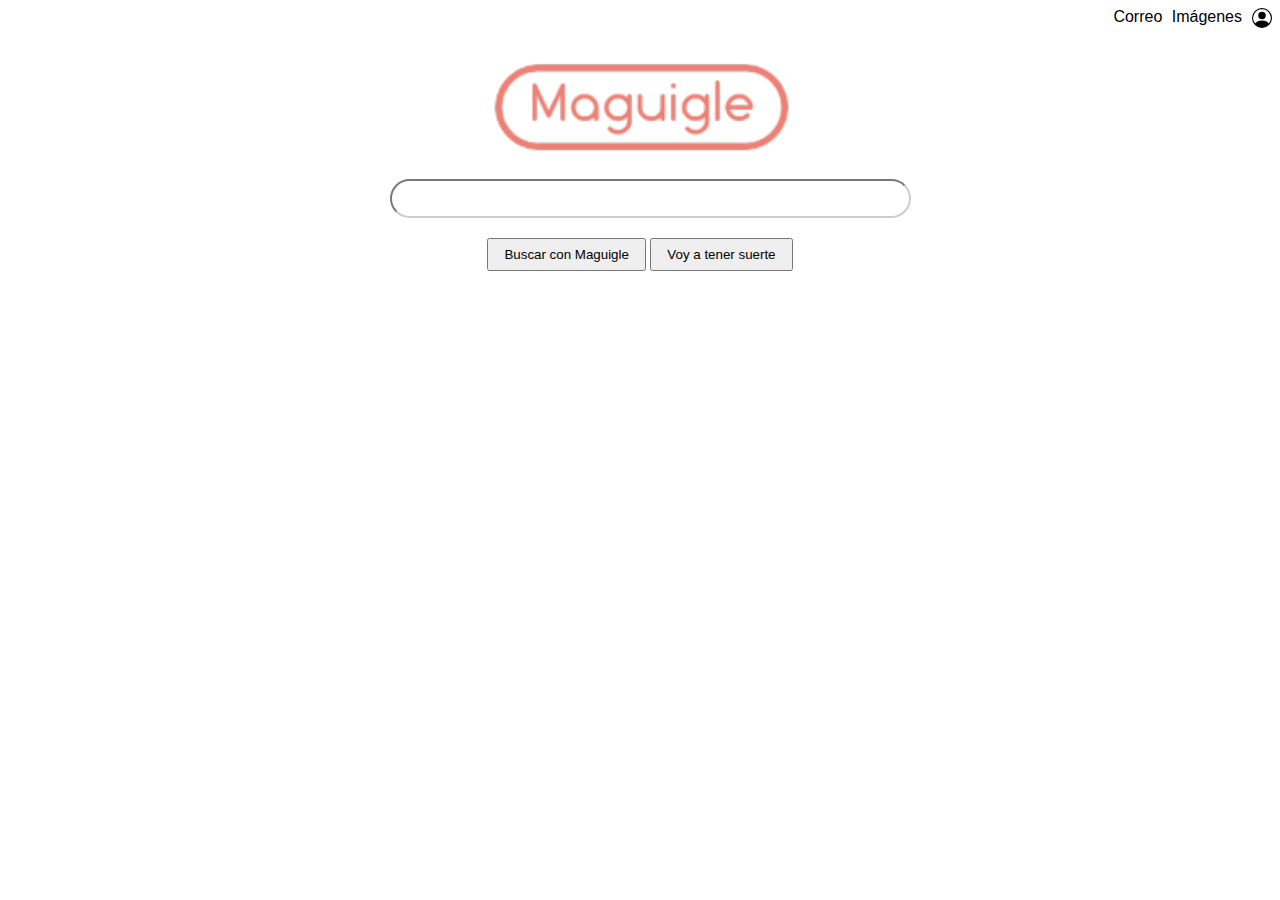
<file: maguigle/src/main/resources/static/index.html>
<!DOCTYPE html>
<html lang="en">
<head>
    <meta charset="UTF-8">
    <meta http-equiv="X-UA-Compatible" content="IE=edge">
    <meta name="viewport" content="width=device-width, initial-scale=1.0">
    <title>Maguigle</title>
    <link rel = "stylesheet" href="style.css"/>
</head>

<header >
	<div style="text-align: right; padding-right:30px;">
		<span>
			<a href="https://mail.google.com/" style="color:black; text-decoration:none; padding-left:5px;">Correo</a>
		<hn>
		<span>
			<a href="#" style="color:black;text-decoration:none; padding-left:5px;">Imágenes</a>
		</span>
		<span style="position: absolute; top: 7.5px; margin-left: 5px;padding-left:5px;">
			<a href="#">
				<svg xmlns="http://www.w3.org/2000/svg" width="20" height="20" fill="currentColor" style="color:black;text-decoration:none" class="bi bi-person-circle" viewBox="0 0 16 16">
				  <path d="M11 6a3 3 0 1 1-6 0 3 3 0 0 1 6 0z"/>
				  <path fill-rule="evenodd" d="M0 8a8 8 0 1 1 16 0A8 8 0 0 1 0 8zm8-7a7 7 0 0 0-5.468 11.37C3.242 11.226 4.805 10 8 10s4.757 1.225 5.468 2.37A7 7 0 0 0 8 1z"/>
				</svg>
			</a>
		</span>
	</div>
	
</header>

<body>
    <div id = "main">
        <img id = "logo" src="img/logo.png"/>
        <input class = "buscador" id = "buscador" type="text"/>
        <button onclick="search()" id= "myButton">Buscar con Maguigle</button>
        <button>Voy a tener suerte</button>
    </div>
    
    


</body>

<script>
	function search(){
		let textoBuscado = document.getElementById('buscador').value;
		document.location.href = 'resultados.html?query='+ textoBuscado;
	}
	
	document.addEventListener("keypress", function (event) {
    // Verificar si la tecla presionada es "Enter" (código 13)
    if (event.keyCode === 13) {
      // Ejecutar el clic en el botón con el id "myButton"
      document.getElementById("myButton").click();
    }
  });
</script>
</html>
</file>
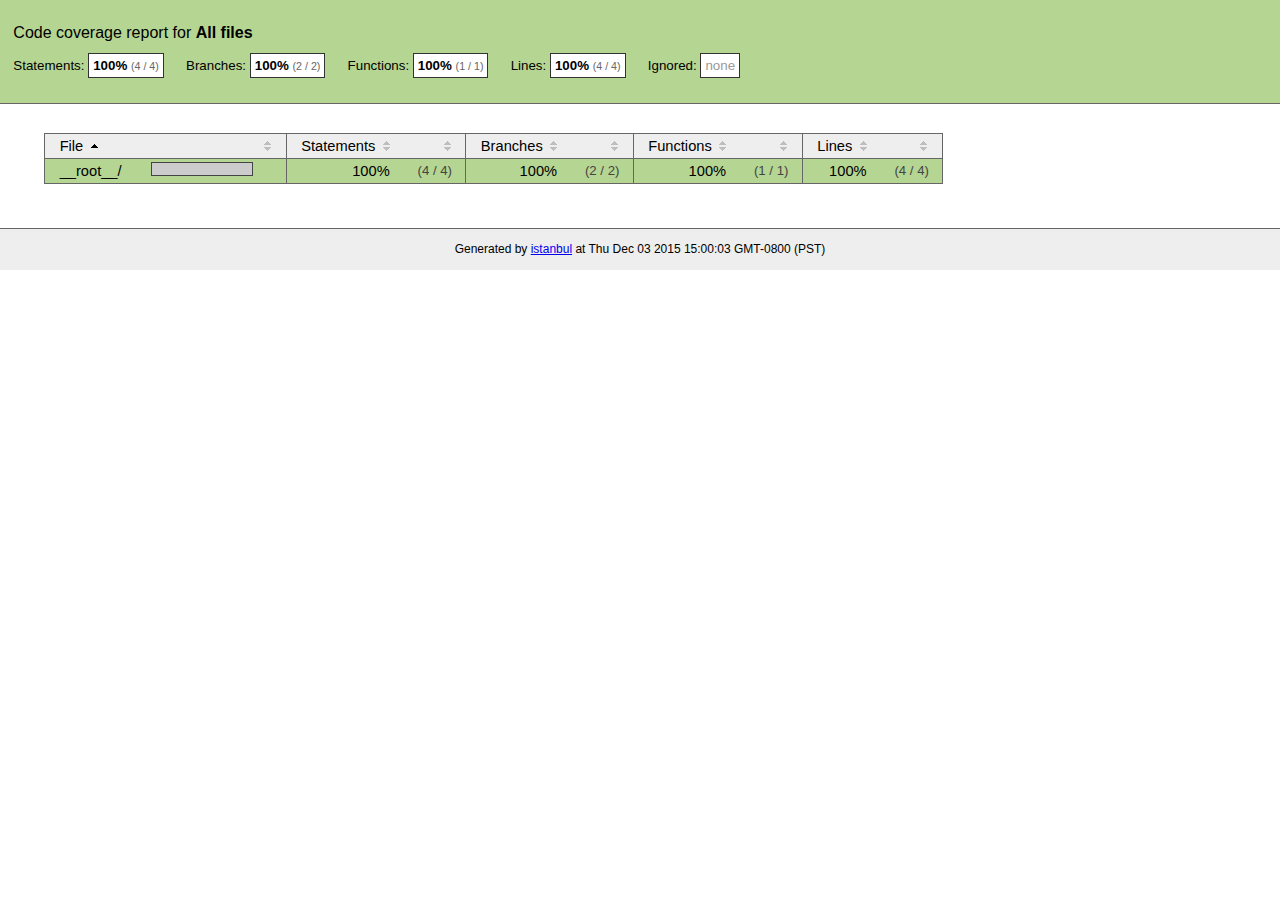
<file: .metadata/.plugins/org.eclipse.wildwebdeveloper.embedder.node/node-v16.9.0-win-x64/node_modules/npm/node_modules/unique-filename/coverage/index.html>
<!doctype html>
<html lang="en">
<head>
    <title>Code coverage report for All files</title>
    <meta charset="utf-8">
    <link rel="stylesheet" href="prettify.css">
    <link rel="stylesheet" href="base.css">
    <style type='text/css'>
        div.coverage-summary .sorter {
            background-image: url(sort-arrow-sprite.png);
        }
    </style>
</head>
<body>
<div class="header high">
    <h1>Code coverage report for <span class="entity">All files</span></h1>
    <h2>
        Statements: <span class="metric">100% <small>(4 / 4)</small></span> &nbsp;&nbsp;&nbsp;&nbsp;
        Branches: <span class="metric">100% <small>(2 / 2)</small></span> &nbsp;&nbsp;&nbsp;&nbsp;
        Functions: <span class="metric">100% <small>(1 / 1)</small></span> &nbsp;&nbsp;&nbsp;&nbsp;
        Lines: <span class="metric">100% <small>(4 / 4)</small></span> &nbsp;&nbsp;&nbsp;&nbsp;
        Ignored: <span class="metric"><span class="ignore-none">none</span></span> &nbsp;&nbsp;&nbsp;&nbsp;
    </h2>
    <div class="path"></div>
</div>
<div class="body">
<div class="coverage-summary">
<table>
<thead>
<tr>
   <th data-col="file" data-fmt="html" data-html="true" class="file">File</th>
   <th data-col="pic" data-type="number" data-fmt="html" data-html="true" class="pic"></th>
   <th data-col="statements" data-type="number" data-fmt="pct" class="pct">Statements</th>
   <th data-col="statements_raw" data-type="number" data-fmt="html" class="abs"></th>
   <th data-col="branches" data-type="number" data-fmt="pct" class="pct">Branches</th>
   <th data-col="branches_raw" data-type="number" data-fmt="html" class="abs"></th>
   <th data-col="functions" data-type="number" data-fmt="pct" class="pct">Functions</th>
   <th data-col="functions_raw" data-type="number" data-fmt="html" class="abs"></th>
   <th data-col="lines" data-type="number" data-fmt="pct" class="pct">Lines</th>
   <th data-col="lines_raw" data-type="number" data-fmt="html" class="abs"></th>
</tr>
</thead>
<tbody><tr>
	<td class="file high" data-value="__root__/"><a href="__root__/index.html">__root__/</a></td>
	<td data-value="100" class="pic high"><span class="cover-fill cover-full" style="width: 100px;"></span><span class="cover-empty" style="width:0px;"></span></td>
	<td data-value="100" class="pct high">100%</td>
	<td data-value="4" class="abs high">(4&nbsp;/&nbsp;4)</td>
	<td data-value="100" class="pct high">100%</td>
	<td data-value="2" class="abs high">(2&nbsp;/&nbsp;2)</td>
	<td data-value="100" class="pct high">100%</td>
	<td data-value="1" class="abs high">(1&nbsp;/&nbsp;1)</td>
	<td data-value="100" class="pct high">100%</td>
	<td data-value="4" class="abs high">(4&nbsp;/&nbsp;4)</td>
	</tr>

</tbody>
</table>
</div>
</div>
<div class="footer">
    <div class="meta">Generated by <a href="http://istanbul-js.org/" target="_blank">istanbul</a> at Thu Dec 03 2015 15:00:03 GMT-0800 (PST)</div>
</div>
<script src="prettify.js"></script>
<script>
window.onload = function () {
        if (typeof prettyPrint === 'function') {
            prettyPrint();
        }
};
</script>
<script src="sorter.js"></script>
</body>
</html>
</file>
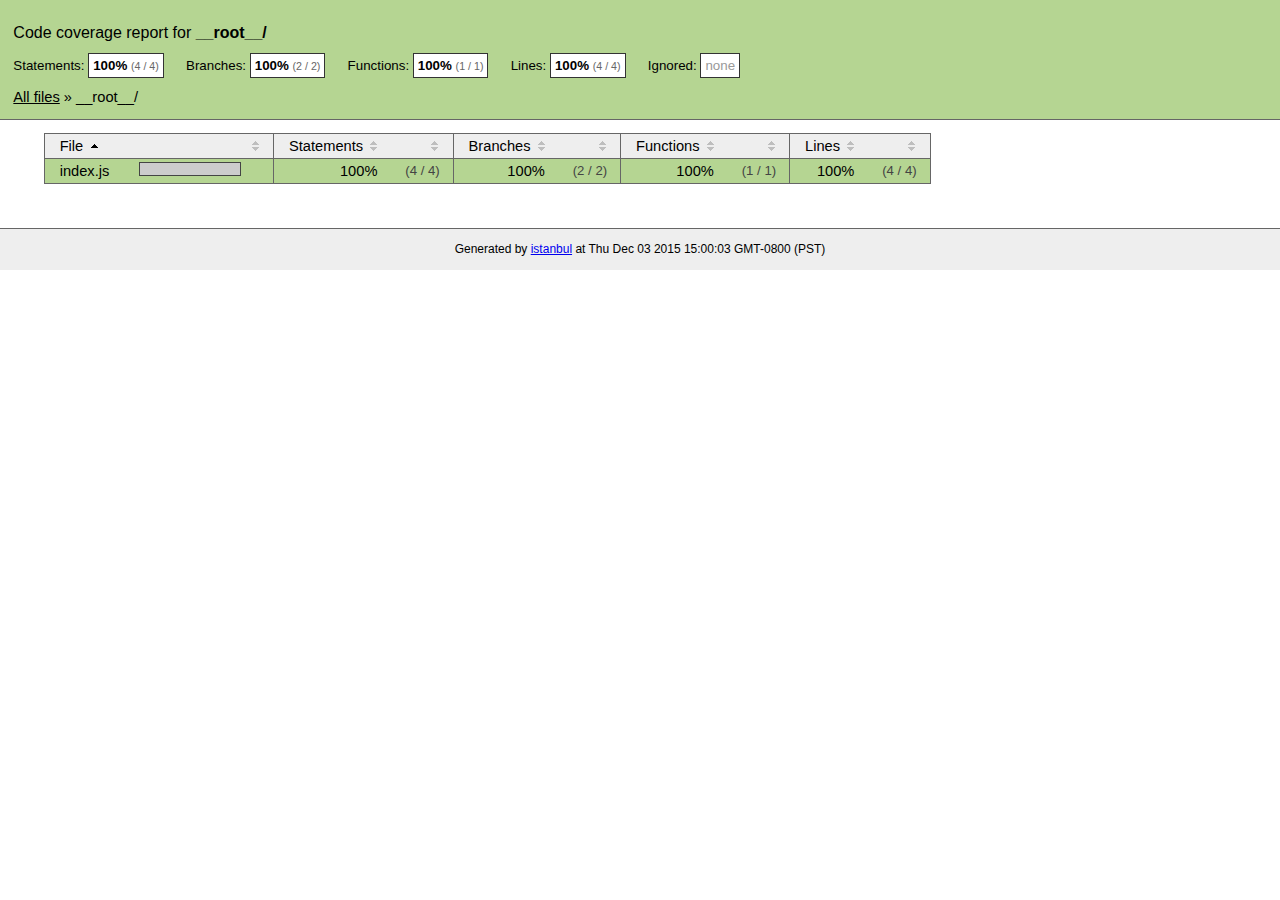
<file: .metadata/.plugins/org.eclipse.wildwebdeveloper.embedder.node/node-v16.9.0-win-x64/node_modules/npm/node_modules/unique-filename/coverage/__root__/index.html>
<!doctype html>
<html lang="en">
<head>
    <title>Code coverage report for __root__/</title>
    <meta charset="utf-8">
    <link rel="stylesheet" href="../prettify.css">
    <link rel="stylesheet" href="../base.css">
    <style type='text/css'>
        div.coverage-summary .sorter {
            background-image: url(../sort-arrow-sprite.png);
        }
    </style>
</head>
<body>
<div class="header high">
    <h1>Code coverage report for <span class="entity">__root__/</span></h1>
    <h2>
        Statements: <span class="metric">100% <small>(4 / 4)</small></span> &nbsp;&nbsp;&nbsp;&nbsp;
        Branches: <span class="metric">100% <small>(2 / 2)</small></span> &nbsp;&nbsp;&nbsp;&nbsp;
        Functions: <span class="metric">100% <small>(1 / 1)</small></span> &nbsp;&nbsp;&nbsp;&nbsp;
        Lines: <span class="metric">100% <small>(4 / 4)</small></span> &nbsp;&nbsp;&nbsp;&nbsp;
        Ignored: <span class="metric"><span class="ignore-none">none</span></span> &nbsp;&nbsp;&nbsp;&nbsp;
    </h2>
    <div class="path"><a href="../index.html">All files</a> &#187; __root__/</div>
</div>
<div class="body">
<div class="coverage-summary">
<table>
<thead>
<tr>
   <th data-col="file" data-fmt="html" data-html="true" class="file">File</th>
   <th data-col="pic" data-type="number" data-fmt="html" data-html="true" class="pic"></th>
   <th data-col="statements" data-type="number" data-fmt="pct" class="pct">Statements</th>
   <th data-col="statements_raw" data-type="number" data-fmt="html" class="abs"></th>
   <th data-col="branches" data-type="number" data-fmt="pct" class="pct">Branches</th>
   <th data-col="branches_raw" data-type="number" data-fmt="html" class="abs"></th>
   <th data-col="functions" data-type="number" data-fmt="pct" class="pct">Functions</th>
   <th data-col="functions_raw" data-type="number" data-fmt="html" class="abs"></th>
   <th data-col="lines" data-type="number" data-fmt="pct" class="pct">Lines</th>
   <th data-col="lines_raw" data-type="number" data-fmt="html" class="abs"></th>
</tr>
</thead>
<tbody><tr>
	<td class="file high" data-value="index.js"><a href="index.js.html">index.js</a></td>
	<td data-value="100" class="pic high"><span class="cover-fill cover-full" style="width: 100px;"></span><span class="cover-empty" style="width:0px;"></span></td>
	<td data-value="100" class="pct high">100%</td>
	<td data-value="4" class="abs high">(4&nbsp;/&nbsp;4)</td>
	<td data-value="100" class="pct high">100%</td>
	<td data-value="2" class="abs high">(2&nbsp;/&nbsp;2)</td>
	<td data-value="100" class="pct high">100%</td>
	<td data-value="1" class="abs high">(1&nbsp;/&nbsp;1)</td>
	<td data-value="100" class="pct high">100%</td>
	<td data-value="4" class="abs high">(4&nbsp;/&nbsp;4)</td>
	</tr>

</tbody>
</table>
</div>
</div>
<div class="footer">
    <div class="meta">Generated by <a href="http://istanbul-js.org/" target="_blank">istanbul</a> at Thu Dec 03 2015 15:00:03 GMT-0800 (PST)</div>
</div>
<script src="../prettify.js"></script>
<script>
window.onload = function () {
        if (typeof prettyPrint === 'function') {
            prettyPrint();
        }
};
</script>
<script src="../sorter.js"></script>
</body>
</html>
</file>
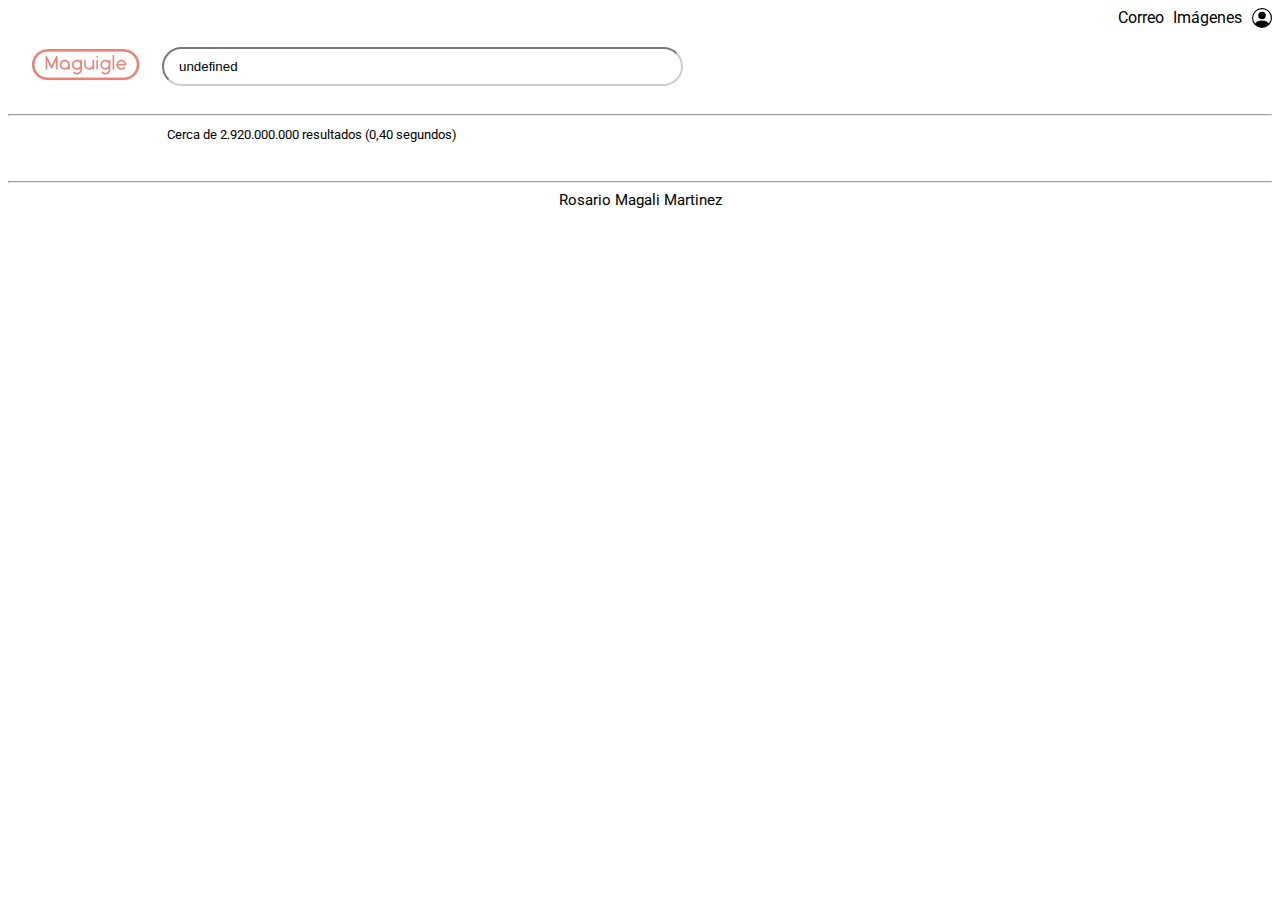
<file: maguigle/src/main/resources/static/resultados.html>
<!DOCTYPE html>
<html lang="en">
<head>
    <meta charset="UTF-8">
    <meta http-equiv="X-UA-Compatible" content="IE=edge">
    <meta name="viewport" content="width=device-width, initial-scale=1.0">
    <title>Maguigle</title>
    <link rel = "stylesheet" href="style.css"/>
    <link rel="preconnect" href="https://fonts.googleapis.com">
<link rel="preconnect" href="https://fonts.gstatic.com" crossorigin>
<link href="https://fonts.googleapis.com/css2?family=Roboto:wght@300&display=swap" rel="stylesheet">
</head>
<body>
    <div id = "main-resultados">
    <div style="text-align: right; padding-right:30px;">
		<span>
			<a href="https://mail.google.com/" style="color:black; text-decoration:none; padding-left:5px;">Correo</a>
		<hn>
		<span>
			<a href="#" style="color:black;text-decoration:none; padding-left:5px;">Imágenes</a>
		</span>
		<span style="position: absolute; top: 7.5px; margin-left: 5px;padding-left:5px;">
			<a href="#">
				<svg xmlns="http://www.w3.org/2000/svg" width="20" height="20" fill="currentColor" style="color:black;text-decoration:none" class="bi bi-person-circle" viewBox="0 0 16 16">
				  <path d="M11 6a3 3 0 1 1-6 0 3 3 0 0 1 6 0z"/>
				  <path fill-rule="evenodd" d="M0 8a8 8 0 1 1 16 0A8 8 0 0 1 0 8zm8-7a7 7 0 0 0-5.468 11.37C3.242 11.226 4.805 10 8 10s4.757 1.225 5.468 2.37A7 7 0 0 0 8 1z"/>
				</svg>
			</a>
		</span>
	</div>
        <img id = "logo-resultados" src="img/logo.png"/>
        <input id = "buscador-resultados" type="text"/>
        
        <hr/>
        <div id="resultados">
            <span class="total-resultados">
                Cerca de 2.920.000.000 resultados (0,40 segundos) 
            </span>
            <div id = "links">
            
            </div>
        </div>
        <hr/>
        
        
    </div>
    <div class="footer">
    	<span>
           Rosario Magali Martinez
        </span>
    </div>

<script>
    let aux = document.location.href.split('?query=');
    let query = aux[1];
    document.getElementById("buscador-resultados").value = query;
    
    fetch('http://localhost:8080/api/search?query='+query)
    .then(response => response.json())
    .then(json =>{
        console.log(json);
        let html = '';
        for(let resultadoBusqueda of json){
            html += getResultados(resultadoBusqueda);
        }
        document.getElementById("links").outerHTML = html;
    });

    function getResultados(resultadoBusqueda){
        
        return `<div class="resultado">
                <h3><a href="${resultadoBusqueda.url}">${resultadoBusqueda.title}</a></h3>
                <span>${resultadoBusqueda.description}</span>
            </div>`;
    }
</script>

</body>
</html>
</file>
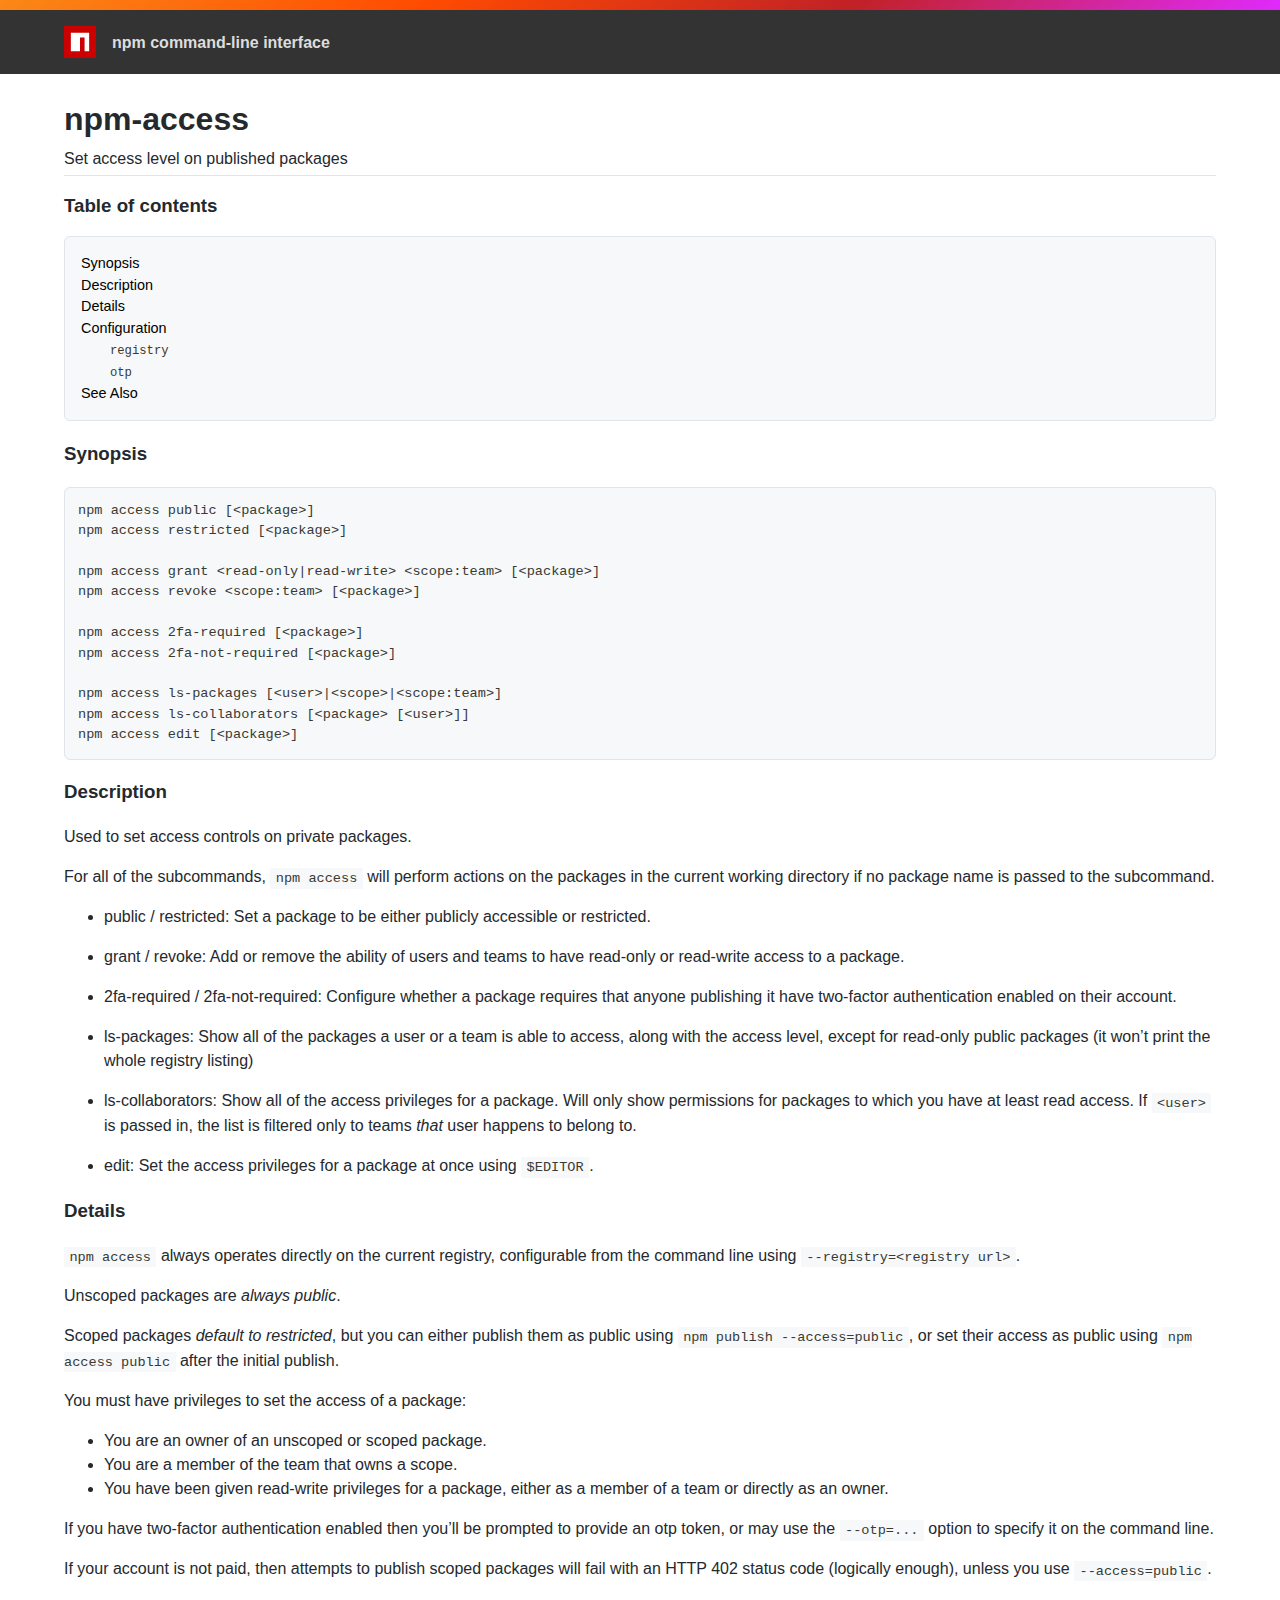
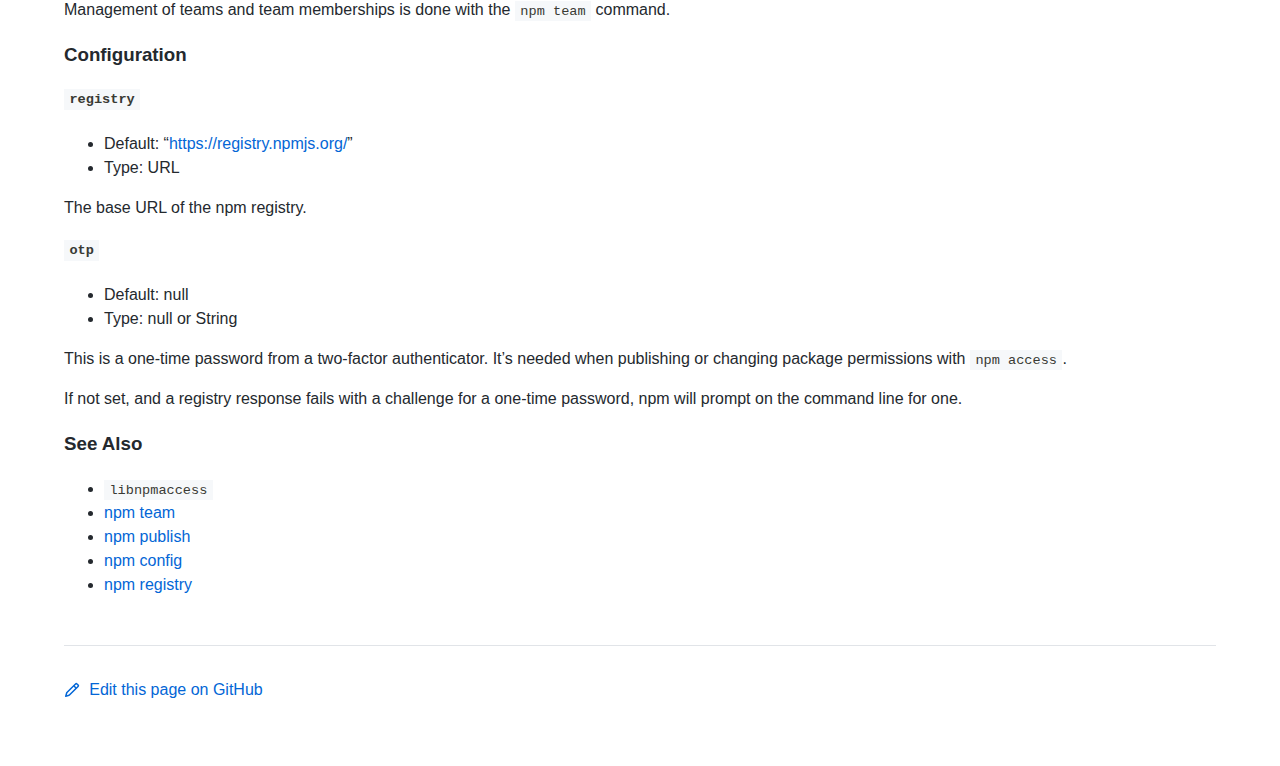
<file: .metadata/.plugins/org.eclipse.wildwebdeveloper.embedder.node/node-v16.9.0-win-x64/node_modules/npm/docs/output/commands/npm-access.html>
<html><head>
<title>npm-access</title>
<style>
body {
    background-color: #ffffff;
    color: #24292e;

    margin: 0;

    line-height: 1.5;

    font-family: -apple-system, BlinkMacSystemFont, "Segoe UI", Helvetica, Arial, sans-serif, "Apple Color Emoji", "Segoe UI Emoji";
}
#rainbar {
    height: 10px;
    background-image: linear-gradient(139deg, #fb8817, #ff4b01, #c12127, #e02aff);
}

a {
    text-decoration: none;
    color: #0366d6;
}
a:hover {
    text-decoration: underline;
}

pre {
    margin: 1em 0px;
    padding: 1em;
    border: solid 1px #e1e4e8;
    border-radius: 6px;

    display: block;
    overflow: auto;

    white-space: pre;

    background-color: #f6f8fa;
    color: #393a34;
}
code {
    font-family: SFMono-Regular, Consolas, "Liberation Mono", Menlo, Courier, monospace;
    font-size: 85%;
    padding: 0.2em 0.4em;
    background-color: #f6f8fa;
    color: #393a34;
}
pre > code {
    padding: 0;
    background-color: inherit;
    color: inherit;
}
h1, h2, h3 {
    font-weight: 600;
}

#logobar {
    background-color: #333333;
    margin: 0 auto;
    padding: 1em 4em;
}
#logobar .logo {
    float: left;
}
#logobar .title {
    font-weight: 600;
    color: #dddddd;
    float: left;
    margin: 5px 0 0 1em;
}
#logobar:after {
    content: "";
    display: block;
    clear: both;
}

#content {
    margin: 0 auto;
    padding: 0 4em;
}

#table_of_contents > h2 {
    font-size: 1.17em;
}
#table_of_contents ul:first-child {
    border: solid 1px #e1e4e8;
    border-radius: 6px;
    padding: 1em;
    background-color: #f6f8fa;
    color: #393a34;
}
#table_of_contents ul {
    list-style-type: none;
    padding-left: 1.5em;
}
#table_of_contents li {
    font-size: 0.9em;
}
#table_of_contents li a {
    color: #000000;
}

header.title {
    border-bottom: solid 1px #e1e4e8;
}
header.title > h1 {
    margin-bottom: 0.25em;
}
header.title > .description {
    display: block;
    margin-bottom: 0.5em;
    line-height: 1;
}

footer#edit {
    border-top: solid 1px #e1e4e8;
    margin: 3em 0 4em 0;
    padding-top: 2em;
}
</style>
</head>
<body>
<div id="banner">
<div id="rainbar"></div>
<div id="logobar">
<svg class="logo" role="img" height="32" width="32" viewBox="0 0 700 700">
<polygon fill="#cb0000" points="0,700 700,700 700,0 0,0"></polygon>
<polygon fill="#ffffff" points="150,550 350,550 350,250 450,250 450,550 550,550 550,150 150,150"></polygon>
</svg>
<div class="title">
npm command-line interface
</div>
</div>
</div>

<section id="content">
<header class="title">
<h1 id="npm-access">npm-access</h1>
<span class="description">Set access level on published packages</span>
</header>

<section id="table_of_contents">
<h2 id="table-of-contents">Table of contents</h2>
<div id="_table_of_contents"><ul><li><a href="#synopsis">Synopsis</a></li><li><a href="#description">Description</a></li><li><a href="#details">Details</a></li><li><a href="#configuration">Configuration</a></li><ul><li><a href="#registry"><code>registry</code></a></li><li><a href="#otp"><code>otp</code></a></li></ul><li><a href="#see-also">See Also</a></li></ul></div>
</section>

<div id="_content"><h3 id="synopsis">Synopsis</h3>
<pre lang="bash"><code>npm access public [&lt;package&gt;]
npm access restricted [&lt;package&gt;]

npm access grant &lt;read-only|read-write&gt; &lt;scope:team&gt; [&lt;package&gt;]
npm access revoke &lt;scope:team&gt; [&lt;package&gt;]

npm access 2fa-required [&lt;package&gt;]
npm access 2fa-not-required [&lt;package&gt;]

npm access ls-packages [&lt;user&gt;|&lt;scope&gt;|&lt;scope:team&gt;]
npm access ls-collaborators [&lt;package&gt; [&lt;user&gt;]]
npm access edit [&lt;package&gt;]
</code></pre>
<h3 id="description">Description</h3>
<p>Used to set access controls on private packages.</p>
<p>For all of the subcommands, <code>npm access</code> will perform actions on the packages
in the current working directory if no package name is passed to the
subcommand.</p>
<ul>
<li>
<p>public / restricted:
Set a package to be either publicly accessible or restricted.</p>
</li>
<li>
<p>grant / revoke:
Add or remove the ability of users and teams to have read-only or read-write
access to a package.</p>
</li>
<li>
<p>2fa-required / 2fa-not-required:
Configure whether a package requires that anyone publishing it have two-factor
authentication enabled on their account.</p>
</li>
<li>
<p>ls-packages:
Show all of the packages a user or a team is able to access, along with the
access level, except for read-only public packages (it won’t print the whole
registry listing)</p>
</li>
<li>
<p>ls-collaborators:
Show all of the access privileges for a package. Will only show permissions
for packages to which you have at least read access. If <code>&lt;user&gt;</code> is passed in,
the list is filtered only to teams <em>that</em> user happens to belong to.</p>
</li>
<li>
<p>edit:
Set the access privileges for a package at once using <code>$EDITOR</code>.</p>
</li>
</ul>
<h3 id="details">Details</h3>
<p><code>npm access</code> always operates directly on the current registry, configurable
from the command line using <code>--registry=&lt;registry url&gt;</code>.</p>
<p>Unscoped packages are <em>always public</em>.</p>
<p>Scoped packages <em>default to restricted</em>, but you can either publish them as
public using <code>npm publish --access=public</code>, or set their access as public using
<code>npm access public</code> after the initial publish.</p>
<p>You must have privileges to set the access of a package:</p>
<ul>
<li>You are an owner of an unscoped or scoped package.</li>
<li>You are a member of the team that owns a scope.</li>
<li>You have been given read-write privileges for a package, either as a member
of a team or directly as an owner.</li>
</ul>
<p>If you have two-factor authentication enabled then you’ll be prompted to
provide an otp token, or may use the <code>--otp=...</code> option to specify it on
the command line.</p>
<p>If your account is not paid, then attempts to publish scoped packages will
fail with an HTTP 402 status code (logically enough), unless you use
<code>--access=public</code>.</p>
<p>Management of teams and team memberships is done with the <code>npm team</code> command.</p>
<h3 id="configuration">Configuration</h3>
<!-- raw HTML omitted -->
<!-- raw HTML omitted -->
<!-- raw HTML omitted -->
<h4 id="registry"><code>registry</code></h4>
<ul>
<li>Default: “<a href="https://registry.npmjs.org/">https://registry.npmjs.org/</a>”</li>
<li>Type: URL</li>
</ul>
<p>The base URL of the npm registry.</p>
<!-- raw HTML omitted -->
<!-- raw HTML omitted -->
<h4 id="otp"><code>otp</code></h4>
<ul>
<li>Default: null</li>
<li>Type: null or String</li>
</ul>
<p>This is a one-time password from a two-factor authenticator. It’s needed
when publishing or changing package permissions with <code>npm access</code>.</p>
<p>If not set, and a registry response fails with a challenge for a one-time
password, npm will prompt on the command line for one.</p>
<!-- raw HTML omitted -->
<!-- raw HTML omitted -->
<!-- raw HTML omitted -->
<h3 id="see-also">See Also</h3>
<ul>
<li><a href="https://npm.im/libnpmaccess"><code>libnpmaccess</code></a></li>
<li><a href="../commands/npm-team.html">npm team</a></li>
<li><a href="../commands/npm-publish.html">npm publish</a></li>
<li><a href="../commands/npm-config.html">npm config</a></li>
<li><a href="../using-npm/registry.html">npm registry</a></li>
</ul>
</div>

<footer id="edit">
<a href="https://github.com/npm/cli/edit/latest/docs/content/commands/npm-access.md">
<svg role="img" viewBox="0 0 16 16" width="16" height="16" fill="currentcolor" style="vertical-align: text-bottom; margin-right: 0.3em;">
<path fill-rule="evenodd" d="M11.013 1.427a1.75 1.75 0 012.474 0l1.086 1.086a1.75 1.75 0 010 2.474l-8.61 8.61c-.21.21-.47.364-.756.445l-3.251.93a.75.75 0 01-.927-.928l.929-3.25a1.75 1.75 0 01.445-.758l8.61-8.61zm1.414 1.06a.25.25 0 00-.354 0L10.811 3.75l1.439 1.44 1.263-1.263a.25.25 0 000-.354l-1.086-1.086zM11.189 6.25L9.75 4.81l-6.286 6.287a.25.25 0 00-.064.108l-.558 1.953 1.953-.558a.249.249 0 00.108-.064l6.286-6.286z"></path>
</svg>
Edit this page on GitHub
</a>
</footer>
</section>



</body></html>
</file>
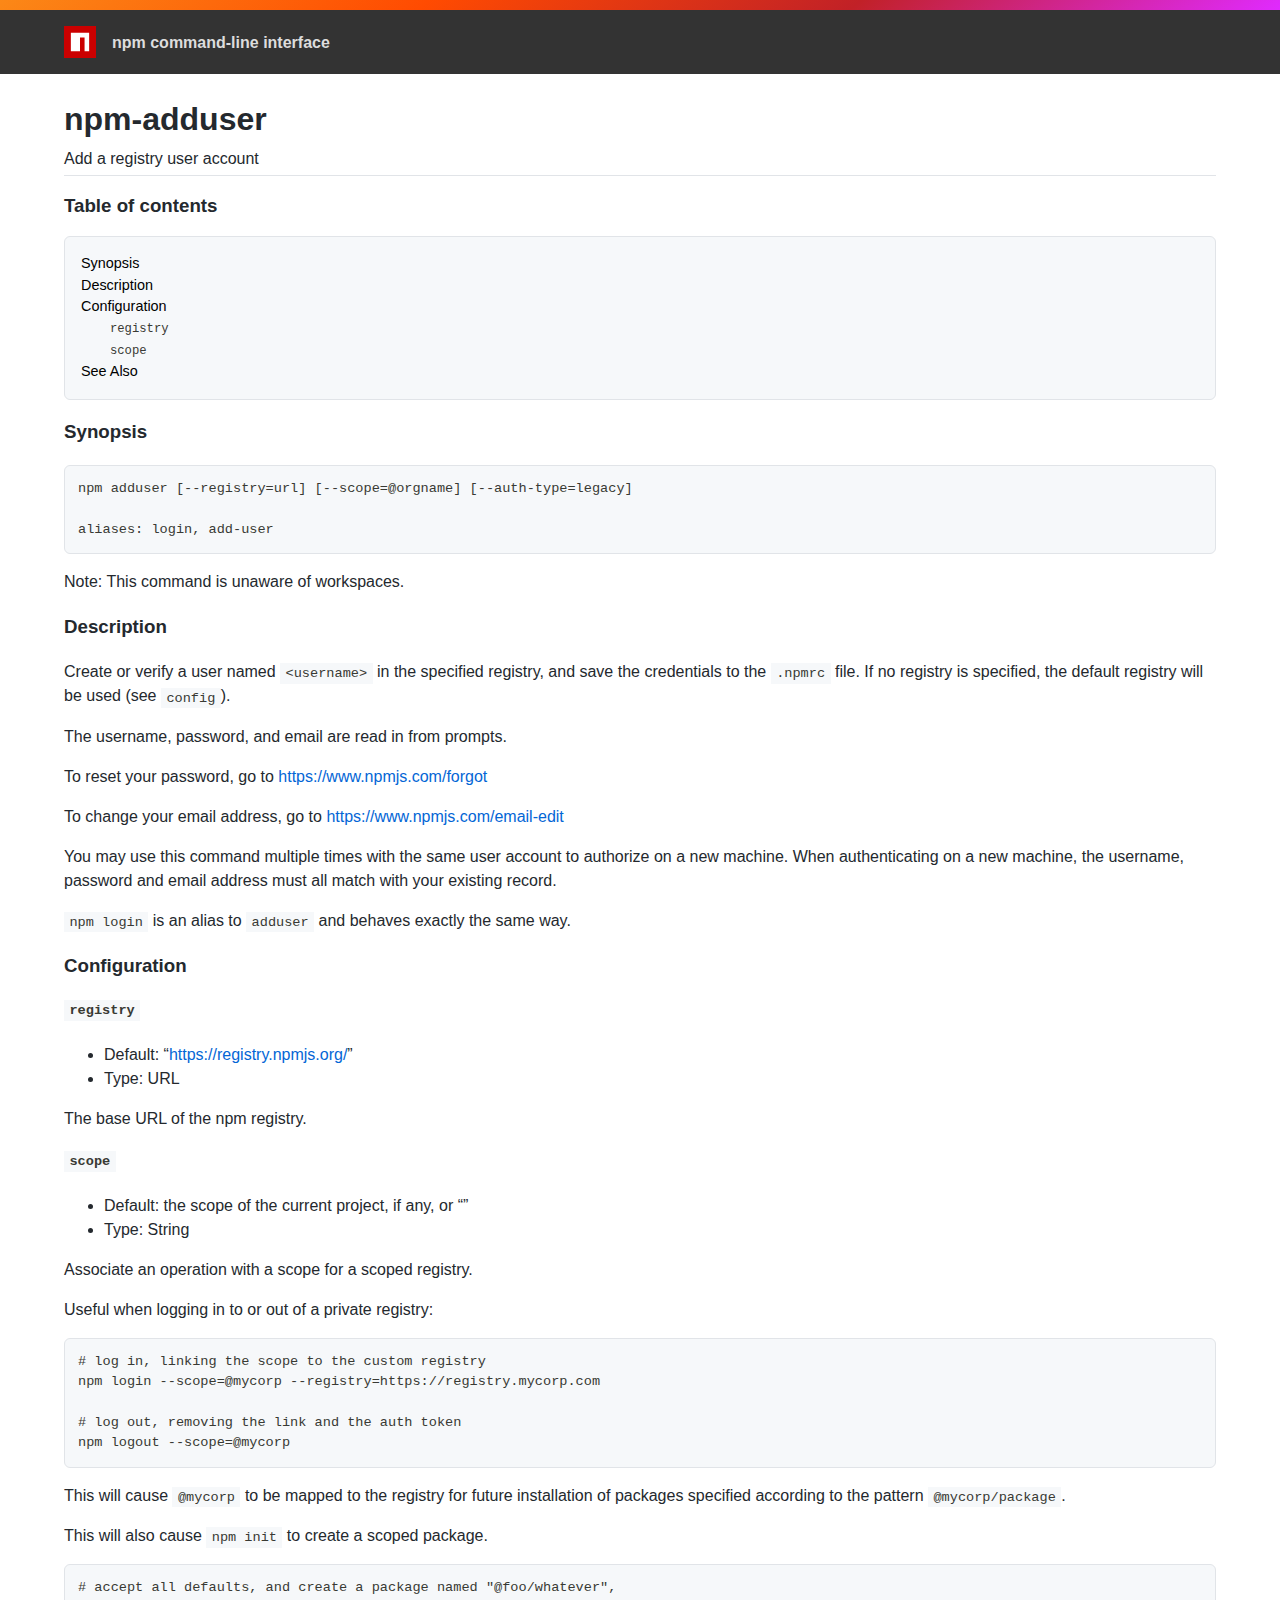
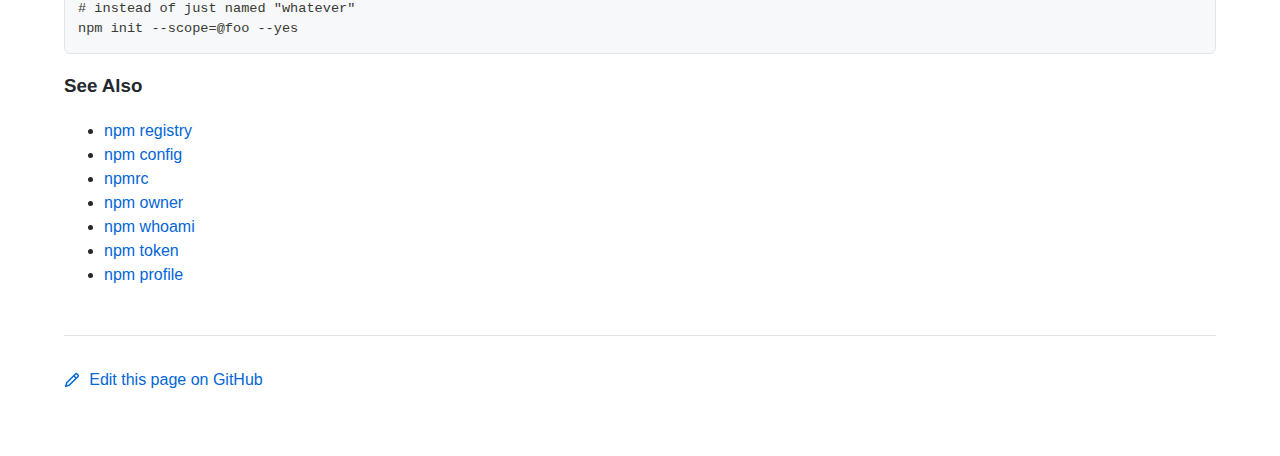
<file: .metadata/.plugins/org.eclipse.wildwebdeveloper.embedder.node/node-v16.9.0-win-x64/node_modules/npm/docs/output/commands/npm-adduser.html>
<html><head>
<title>npm-adduser</title>
<style>
body {
    background-color: #ffffff;
    color: #24292e;

    margin: 0;

    line-height: 1.5;

    font-family: -apple-system, BlinkMacSystemFont, "Segoe UI", Helvetica, Arial, sans-serif, "Apple Color Emoji", "Segoe UI Emoji";
}
#rainbar {
    height: 10px;
    background-image: linear-gradient(139deg, #fb8817, #ff4b01, #c12127, #e02aff);
}

a {
    text-decoration: none;
    color: #0366d6;
}
a:hover {
    text-decoration: underline;
}

pre {
    margin: 1em 0px;
    padding: 1em;
    border: solid 1px #e1e4e8;
    border-radius: 6px;

    display: block;
    overflow: auto;

    white-space: pre;

    background-color: #f6f8fa;
    color: #393a34;
}
code {
    font-family: SFMono-Regular, Consolas, "Liberation Mono", Menlo, Courier, monospace;
    font-size: 85%;
    padding: 0.2em 0.4em;
    background-color: #f6f8fa;
    color: #393a34;
}
pre > code {
    padding: 0;
    background-color: inherit;
    color: inherit;
}
h1, h2, h3 {
    font-weight: 600;
}

#logobar {
    background-color: #333333;
    margin: 0 auto;
    padding: 1em 4em;
}
#logobar .logo {
    float: left;
}
#logobar .title {
    font-weight: 600;
    color: #dddddd;
    float: left;
    margin: 5px 0 0 1em;
}
#logobar:after {
    content: "";
    display: block;
    clear: both;
}

#content {
    margin: 0 auto;
    padding: 0 4em;
}

#table_of_contents > h2 {
    font-size: 1.17em;
}
#table_of_contents ul:first-child {
    border: solid 1px #e1e4e8;
    border-radius: 6px;
    padding: 1em;
    background-color: #f6f8fa;
    color: #393a34;
}
#table_of_contents ul {
    list-style-type: none;
    padding-left: 1.5em;
}
#table_of_contents li {
    font-size: 0.9em;
}
#table_of_contents li a {
    color: #000000;
}

header.title {
    border-bottom: solid 1px #e1e4e8;
}
header.title > h1 {
    margin-bottom: 0.25em;
}
header.title > .description {
    display: block;
    margin-bottom: 0.5em;
    line-height: 1;
}

footer#edit {
    border-top: solid 1px #e1e4e8;
    margin: 3em 0 4em 0;
    padding-top: 2em;
}
</style>
</head>
<body>
<div id="banner">
<div id="rainbar"></div>
<div id="logobar">
<svg class="logo" role="img" height="32" width="32" viewBox="0 0 700 700">
<polygon fill="#cb0000" points="0,700 700,700 700,0 0,0"></polygon>
<polygon fill="#ffffff" points="150,550 350,550 350,250 450,250 450,550 550,550 550,150 150,150"></polygon>
</svg>
<div class="title">
npm command-line interface
</div>
</div>
</div>

<section id="content">
<header class="title">
<h1 id="npm-adduser">npm-adduser</h1>
<span class="description">Add a registry user account</span>
</header>

<section id="table_of_contents">
<h2 id="table-of-contents">Table of contents</h2>
<div id="_table_of_contents"><ul><li><a href="#synopsis">Synopsis</a></li><li><a href="#description">Description</a></li><li><a href="#configuration">Configuration</a></li><ul><li><a href="#registry"><code>registry</code></a></li><li><a href="#scope"><code>scope</code></a></li></ul><li><a href="#see-also">See Also</a></li></ul></div>
</section>

<div id="_content"><h3 id="synopsis">Synopsis</h3>
<pre lang="bash"><code>npm adduser [--registry=url] [--scope=@orgname] [--auth-type=legacy]

aliases: login, add-user
</code></pre>
<p>Note: This command is unaware of workspaces.</p>
<h3 id="description">Description</h3>
<p>Create or verify a user named <code>&lt;username&gt;</code> in the specified registry, and
save the credentials to the <code>.npmrc</code> file. If no registry is specified,
the default registry will be used (see <a href="../using-npm/config.html"><code>config</code></a>).</p>
<p>The username, password, and email are read in from prompts.</p>
<p>To reset your password, go to <a href="https://www.npmjs.com/forgot">https://www.npmjs.com/forgot</a></p>
<p>To change your email address, go to <a href="https://www.npmjs.com/email-edit">https://www.npmjs.com/email-edit</a></p>
<p>You may use this command multiple times with the same user account to
authorize on a new machine.  When authenticating on a new machine,
the username, password and email address must all match with
your existing record.</p>
<p><code>npm login</code> is an alias to <code>adduser</code> and behaves exactly the same way.</p>
<h3 id="configuration">Configuration</h3>
<!-- raw HTML omitted -->
<!-- raw HTML omitted -->
<!-- raw HTML omitted -->
<h4 id="registry"><code>registry</code></h4>
<ul>
<li>Default: “<a href="https://registry.npmjs.org/">https://registry.npmjs.org/</a>”</li>
<li>Type: URL</li>
</ul>
<p>The base URL of the npm registry.</p>
<!-- raw HTML omitted -->
<!-- raw HTML omitted -->
<h4 id="scope"><code>scope</code></h4>
<ul>
<li>Default: the scope of the current project, if any, or “”</li>
<li>Type: String</li>
</ul>
<p>Associate an operation with a scope for a scoped registry.</p>
<p>Useful when logging in to or out of a private registry:</p>
<pre><code># log in, linking the scope to the custom registry
npm login --scope=@mycorp --registry=https://registry.mycorp.com

# log out, removing the link and the auth token
npm logout --scope=@mycorp
</code></pre>
<p>This will cause <code>@mycorp</code> to be mapped to the registry for future
installation of packages specified according to the pattern
<code>@mycorp/package</code>.</p>
<p>This will also cause <code>npm init</code> to create a scoped package.</p>
<pre><code># accept all defaults, and create a package named "@foo/whatever",
# instead of just named "whatever"
npm init --scope=@foo --yes
</code></pre>
<!-- raw HTML omitted -->
<!-- raw HTML omitted -->
<!-- raw HTML omitted -->
<h3 id="see-also">See Also</h3>
<ul>
<li><a href="../using-npm/registry.html">npm registry</a></li>
<li><a href="../commands/npm-config.html">npm config</a></li>
<li><a href="../configuring-npm/npmrc.html">npmrc</a></li>
<li><a href="../commands/npm-owner.html">npm owner</a></li>
<li><a href="../commands/npm-whoami.html">npm whoami</a></li>
<li><a href="../commands/npm-token.html">npm token</a></li>
<li><a href="../commands/npm-profile.html">npm profile</a></li>
</ul>
</div>

<footer id="edit">
<a href="https://github.com/npm/cli/edit/latest/docs/content/commands/npm-adduser.md">
<svg role="img" viewBox="0 0 16 16" width="16" height="16" fill="currentcolor" style="vertical-align: text-bottom; margin-right: 0.3em;">
<path fill-rule="evenodd" d="M11.013 1.427a1.75 1.75 0 012.474 0l1.086 1.086a1.75 1.75 0 010 2.474l-8.61 8.61c-.21.21-.47.364-.756.445l-3.251.93a.75.75 0 01-.927-.928l.929-3.25a1.75 1.75 0 01.445-.758l8.61-8.61zm1.414 1.06a.25.25 0 00-.354 0L10.811 3.75l1.439 1.44 1.263-1.263a.25.25 0 000-.354l-1.086-1.086zM11.189 6.25L9.75 4.81l-6.286 6.287a.25.25 0 00-.064.108l-.558 1.953 1.953-.558a.249.249 0 00.108-.064l6.286-6.286z"></path>
</svg>
Edit this page on GitHub
</a>
</footer>
</section>



</body></html>
</file>
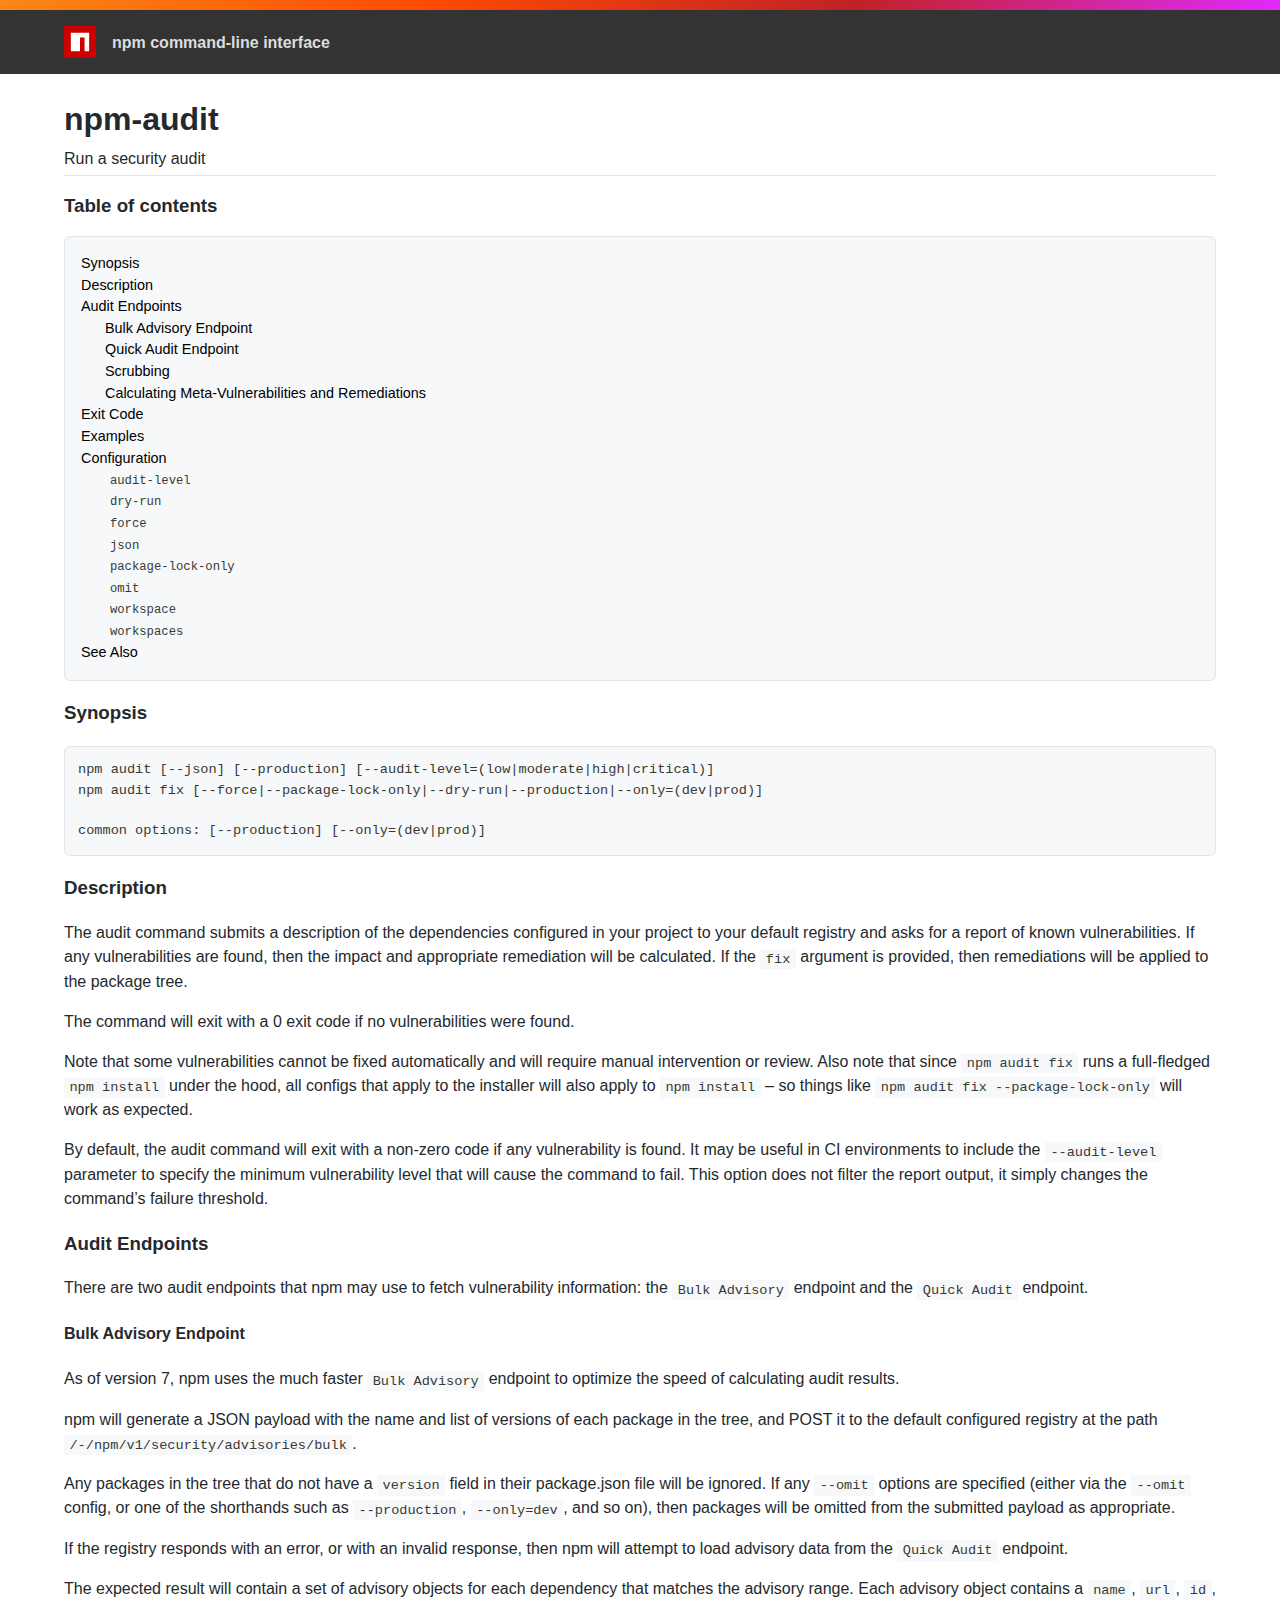
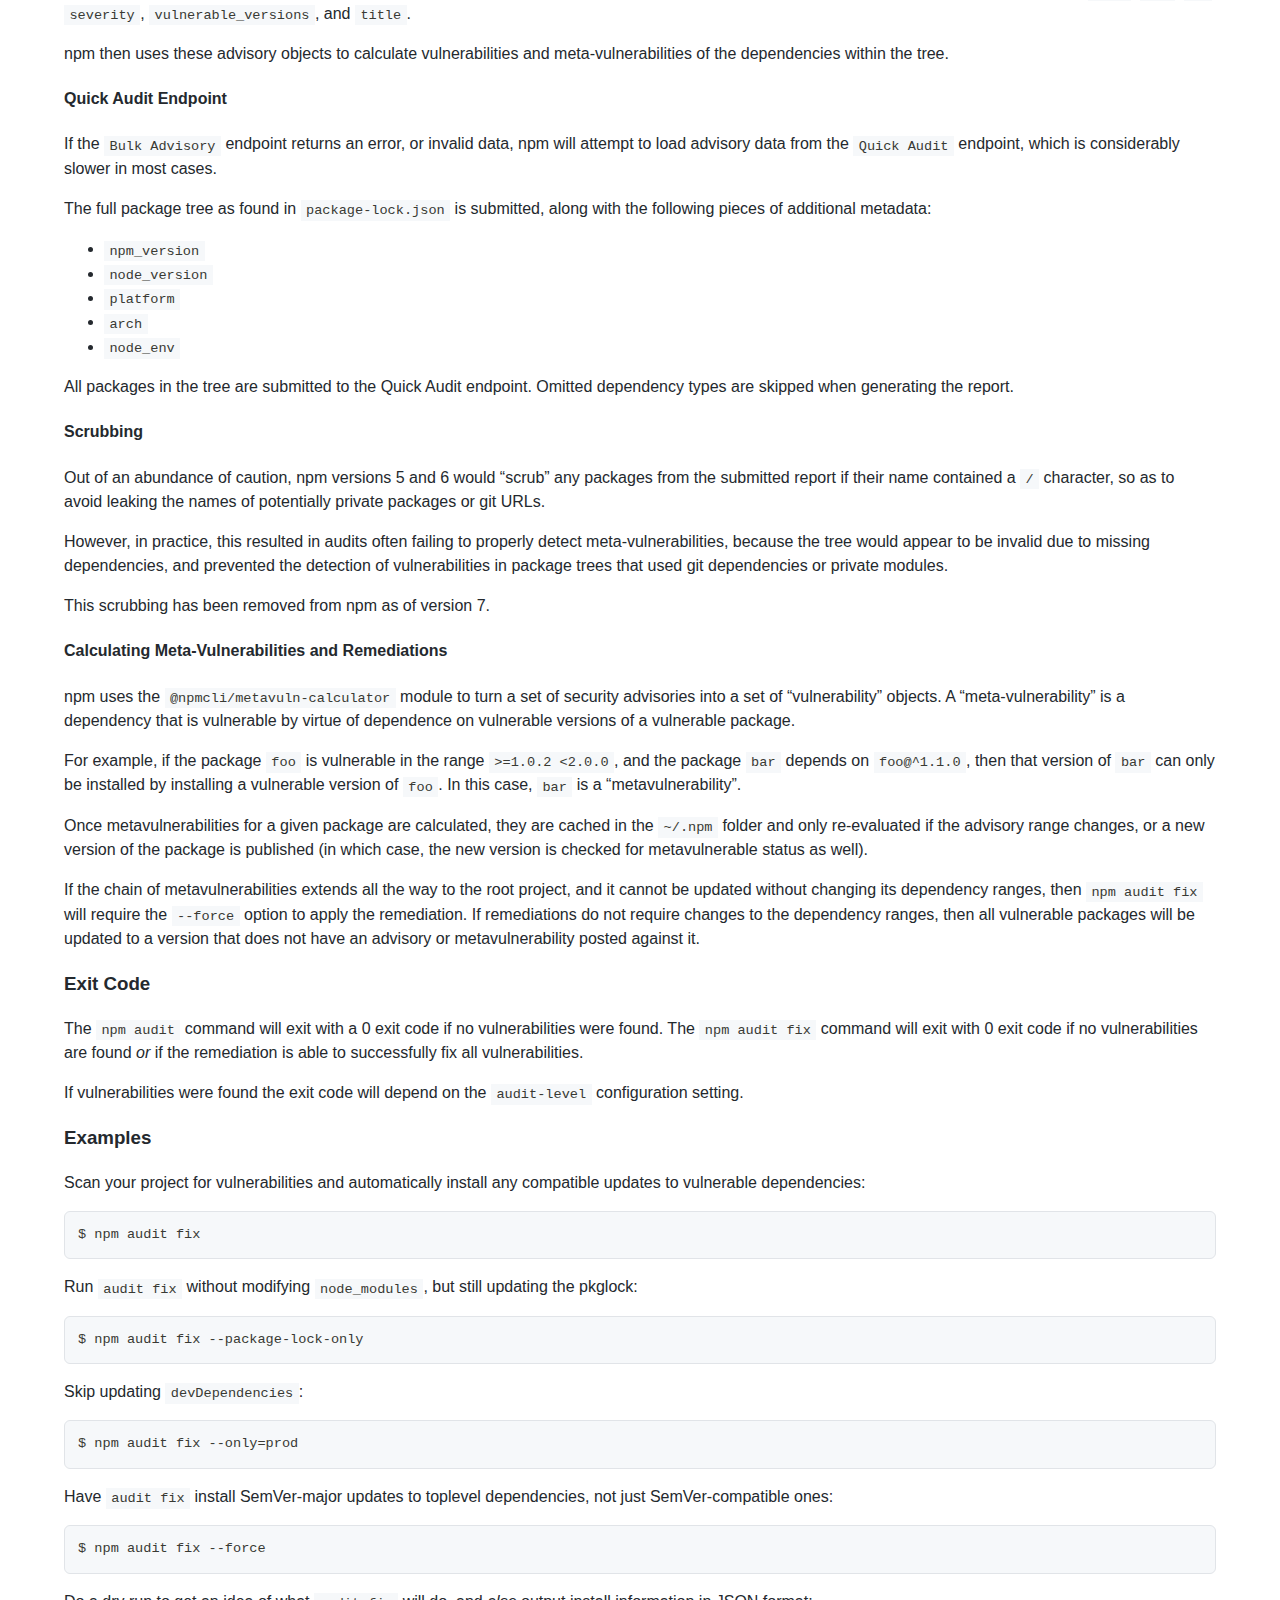
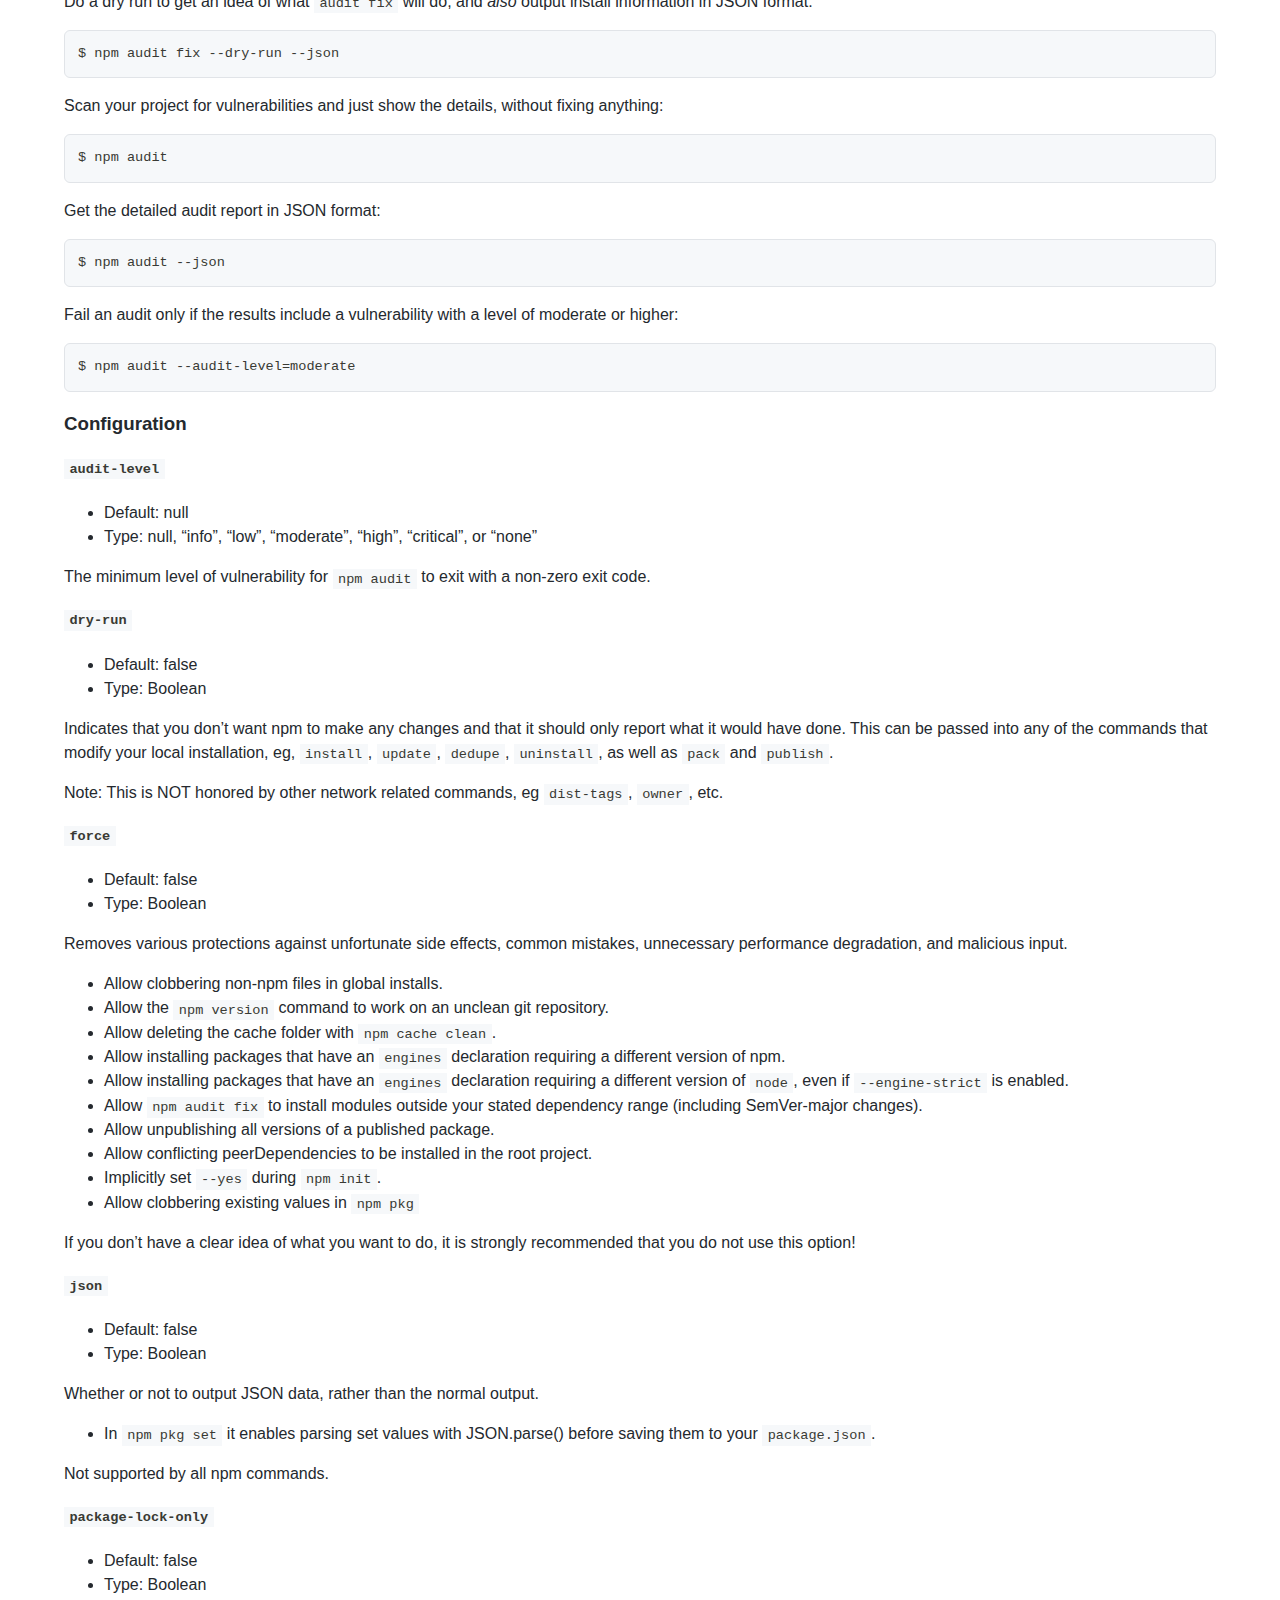
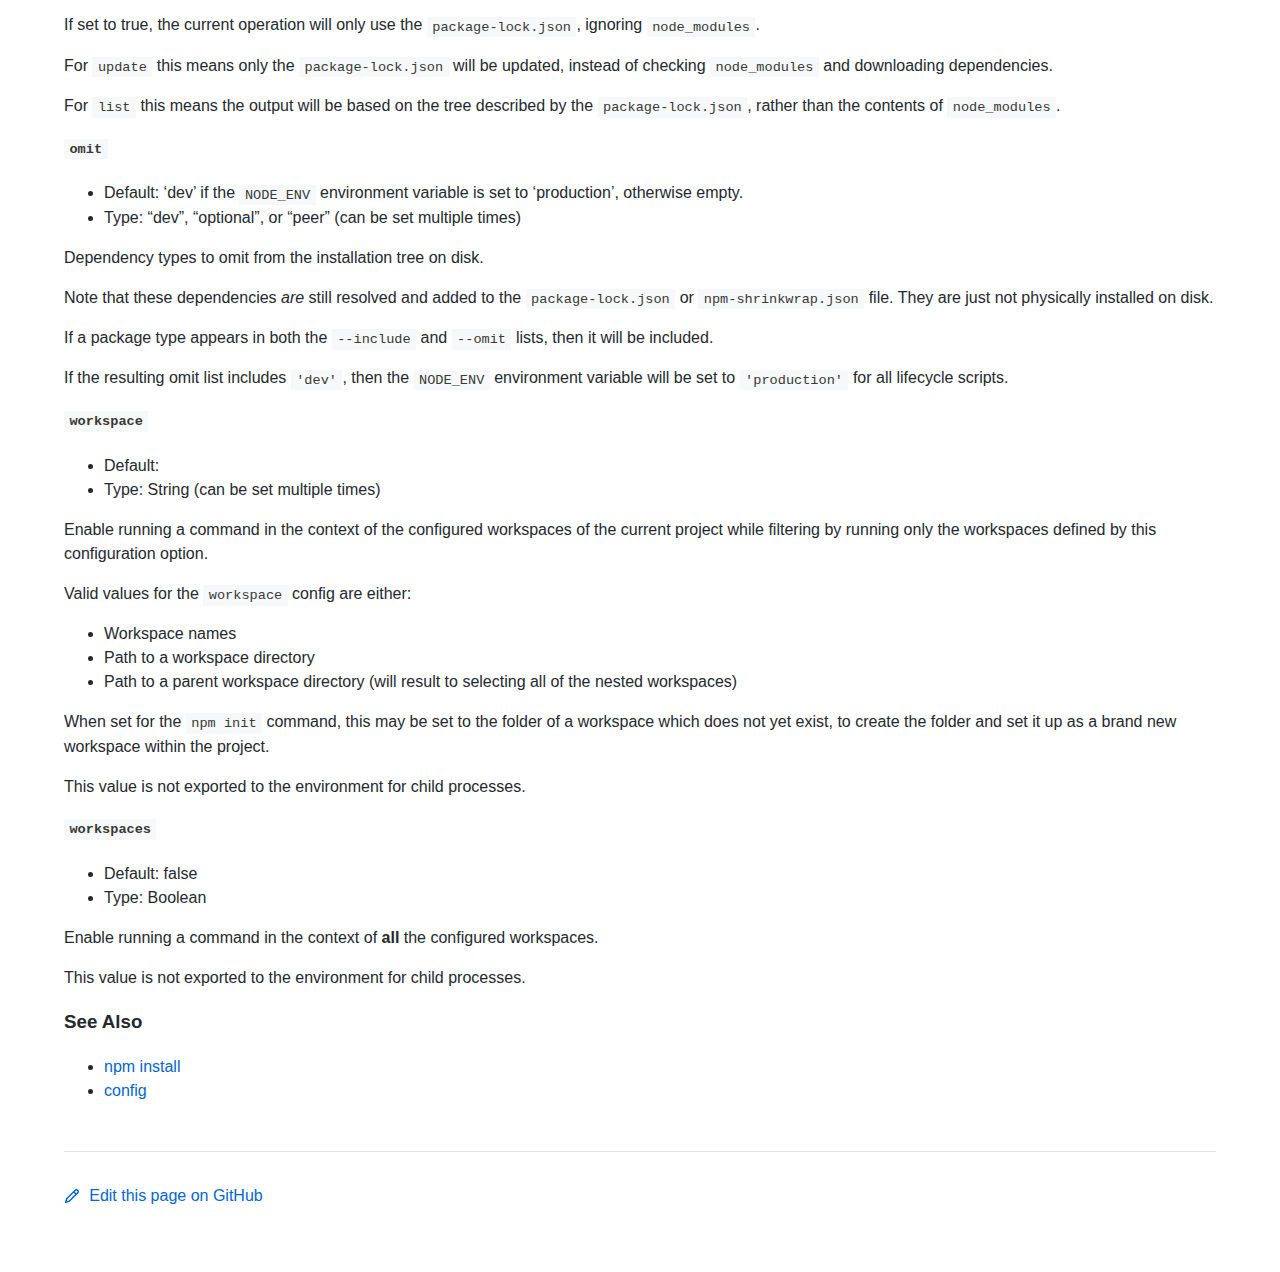
<file: .metadata/.plugins/org.eclipse.wildwebdeveloper.embedder.node/node-v16.9.0-win-x64/node_modules/npm/docs/output/commands/npm-audit.html>
<html><head>
<title>npm-audit</title>
<style>
body {
    background-color: #ffffff;
    color: #24292e;

    margin: 0;

    line-height: 1.5;

    font-family: -apple-system, BlinkMacSystemFont, "Segoe UI", Helvetica, Arial, sans-serif, "Apple Color Emoji", "Segoe UI Emoji";
}
#rainbar {
    height: 10px;
    background-image: linear-gradient(139deg, #fb8817, #ff4b01, #c12127, #e02aff);
}

a {
    text-decoration: none;
    color: #0366d6;
}
a:hover {
    text-decoration: underline;
}

pre {
    margin: 1em 0px;
    padding: 1em;
    border: solid 1px #e1e4e8;
    border-radius: 6px;

    display: block;
    overflow: auto;

    white-space: pre;

    background-color: #f6f8fa;
    color: #393a34;
}
code {
    font-family: SFMono-Regular, Consolas, "Liberation Mono", Menlo, Courier, monospace;
    font-size: 85%;
    padding: 0.2em 0.4em;
    background-color: #f6f8fa;
    color: #393a34;
}
pre > code {
    padding: 0;
    background-color: inherit;
    color: inherit;
}
h1, h2, h3 {
    font-weight: 600;
}

#logobar {
    background-color: #333333;
    margin: 0 auto;
    padding: 1em 4em;
}
#logobar .logo {
    float: left;
}
#logobar .title {
    font-weight: 600;
    color: #dddddd;
    float: left;
    margin: 5px 0 0 1em;
}
#logobar:after {
    content: "";
    display: block;
    clear: both;
}

#content {
    margin: 0 auto;
    padding: 0 4em;
}

#table_of_contents > h2 {
    font-size: 1.17em;
}
#table_of_contents ul:first-child {
    border: solid 1px #e1e4e8;
    border-radius: 6px;
    padding: 1em;
    background-color: #f6f8fa;
    color: #393a34;
}
#table_of_contents ul {
    list-style-type: none;
    padding-left: 1.5em;
}
#table_of_contents li {
    font-size: 0.9em;
}
#table_of_contents li a {
    color: #000000;
}

header.title {
    border-bottom: solid 1px #e1e4e8;
}
header.title > h1 {
    margin-bottom: 0.25em;
}
header.title > .description {
    display: block;
    margin-bottom: 0.5em;
    line-height: 1;
}

footer#edit {
    border-top: solid 1px #e1e4e8;
    margin: 3em 0 4em 0;
    padding-top: 2em;
}
</style>
</head>
<body>
<div id="banner">
<div id="rainbar"></div>
<div id="logobar">
<svg class="logo" role="img" height="32" width="32" viewBox="0 0 700 700">
<polygon fill="#cb0000" points="0,700 700,700 700,0 0,0"></polygon>
<polygon fill="#ffffff" points="150,550 350,550 350,250 450,250 450,550 550,550 550,150 150,150"></polygon>
</svg>
<div class="title">
npm command-line interface
</div>
</div>
</div>

<section id="content">
<header class="title">
<h1 id="npm-audit">npm-audit</h1>
<span class="description">Run a security audit</span>
</header>

<section id="table_of_contents">
<h2 id="table-of-contents">Table of contents</h2>
<div id="_table_of_contents"><ul><li><a href="#synopsis">Synopsis</a></li><li><a href="#description">Description</a></li><li><a href="#audit-endpoints">Audit Endpoints</a></li><ul><li><a href="#bulk-advisory-endpoint">Bulk Advisory Endpoint</a></li><li><a href="#quick-audit-endpoint">Quick Audit Endpoint</a></li><li><a href="#scrubbing">Scrubbing</a></li><li><a href="#calculating-meta-vulnerabilities-and-remediations">Calculating Meta-Vulnerabilities and Remediations</a></li></ul><li><a href="#exit-code">Exit Code</a></li><li><a href="#examples">Examples</a></li><li><a href="#configuration">Configuration</a></li><ul><li><a href="#audit-level"><code>audit-level</code></a></li><li><a href="#dry-run"><code>dry-run</code></a></li><li><a href="#force"><code>force</code></a></li><li><a href="#json"><code>json</code></a></li><li><a href="#package-lock-only"><code>package-lock-only</code></a></li><li><a href="#omit"><code>omit</code></a></li><li><a href="#workspace"><code>workspace</code></a></li><li><a href="#workspaces"><code>workspaces</code></a></li></ul><li><a href="#see-also">See Also</a></li></ul></div>
</section>

<div id="_content"><h3 id="synopsis">Synopsis</h3>
<pre lang="bash"><code>npm audit [--json] [--production] [--audit-level=(low|moderate|high|critical)]
npm audit fix [--force|--package-lock-only|--dry-run|--production|--only=(dev|prod)]

common options: [--production] [--only=(dev|prod)]
</code></pre>
<h3 id="description">Description</h3>
<p>The audit command submits a description of the dependencies configured in
your project to your default registry and asks for a report of known
vulnerabilities.  If any vulnerabilities are found, then the impact and
appropriate remediation will be calculated.  If the <code>fix</code> argument is
provided, then remediations will be applied to the package tree.</p>
<p>The command will exit with a 0 exit code if no vulnerabilities were found.</p>
<p>Note that some vulnerabilities cannot be fixed automatically and will
require manual intervention or review.  Also note that since <code>npm audit fix</code> runs a full-fledged <code>npm install</code> under the hood, all configs that
apply to the installer will also apply to <code>npm install</code> – so things like
<code>npm audit fix --package-lock-only</code> will work as expected.</p>
<p>By default, the audit command will exit with a non-zero code if any
vulnerability is found. It may be useful in CI environments to include the
<code>--audit-level</code> parameter to specify the minimum vulnerability level that
will cause the command to fail. This option does not filter the report
output, it simply changes the command’s failure threshold.</p>
<h3 id="audit-endpoints">Audit Endpoints</h3>
<p>There are two audit endpoints that npm may use to fetch vulnerability
information: the <code>Bulk Advisory</code> endpoint and the <code>Quick Audit</code> endpoint.</p>
<h4 id="bulk-advisory-endpoint">Bulk Advisory Endpoint</h4>
<p>As of version 7, npm uses the much faster <code>Bulk Advisory</code> endpoint to
optimize the speed of calculating audit results.</p>
<p>npm will generate a JSON payload with the name and list of versions of each
package in the tree, and POST it to the default configured registry at
the path <code>/-/npm/v1/security/advisories/bulk</code>.</p>
<p>Any packages in the tree that do not have a <code>version</code> field in their
package.json file will be ignored.  If any <code>--omit</code> options are specified
(either via the <code>--omit</code> config, or one of the shorthands such as
<code>--production</code>, <code>--only=dev</code>, and so on), then packages will be omitted
from the submitted payload as appropriate.</p>
<p>If the registry responds with an error, or with an invalid response, then
npm will attempt to load advisory data from the <code>Quick Audit</code> endpoint.</p>
<p>The expected result will contain a set of advisory objects for each
dependency that matches the advisory range.  Each advisory object contains
a <code>name</code>, <code>url</code>, <code>id</code>, <code>severity</code>, <code>vulnerable_versions</code>, and <code>title</code>.</p>
<p>npm then uses these advisory objects to calculate vulnerabilities and
meta-vulnerabilities of the dependencies within the tree.</p>
<h4 id="quick-audit-endpoint">Quick Audit Endpoint</h4>
<p>If the <code>Bulk Advisory</code> endpoint returns an error, or invalid data, npm will
attempt to load advisory data from the <code>Quick Audit</code> endpoint, which is
considerably slower in most cases.</p>
<p>The full package tree as found in <code>package-lock.json</code> is submitted, along
with the following pieces of additional metadata:</p>
<ul>
<li><code>npm_version</code></li>
<li><code>node_version</code></li>
<li><code>platform</code></li>
<li><code>arch</code></li>
<li><code>node_env</code></li>
</ul>
<p>All packages in the tree are submitted to the Quick Audit endpoint.
Omitted dependency types are skipped when generating the report.</p>
<h4 id="scrubbing">Scrubbing</h4>
<p>Out of an abundance of caution, npm versions 5 and 6 would “scrub” any
packages from the submitted report if their name contained a <code>/</code> character,
so as to avoid leaking the names of potentially private packages or git
URLs.</p>
<p>However, in practice, this resulted in audits often failing to properly
detect meta-vulnerabilities, because the tree would appear to be invalid
due to missing dependencies, and prevented the detection of vulnerabilities
in package trees that used git dependencies or private modules.</p>
<p>This scrubbing has been removed from npm as of version 7.</p>
<h4 id="calculating-meta-vulnerabilities-and-remediations">Calculating Meta-Vulnerabilities and Remediations</h4>
<p>npm uses the
<a href="http://npm.im/@npmcli/metavuln-calculator"><code>@npmcli/metavuln-calculator</code></a>
module to turn a set of security advisories into a set of “vulnerability”
objects.  A “meta-vulnerability” is a dependency that is vulnerable by
virtue of dependence on vulnerable versions of a vulnerable package.</p>
<p>For example, if the package <code>foo</code> is vulnerable in the range <code>&gt;=1.0.2 &lt;2.0.0</code>, and the package <code>bar</code> depends on <code>foo@^1.1.0</code>, then that version
of <code>bar</code> can only be installed by installing a vulnerable version of <code>foo</code>.
In this case, <code>bar</code> is a “metavulnerability”.</p>
<p>Once metavulnerabilities for a given package are calculated, they are
cached in the <code>~/.npm</code> folder and only re-evaluated if the advisory range
changes, or a new version of the package is published (in which case, the
new version is checked for metavulnerable status as well).</p>
<p>If the chain of metavulnerabilities extends all the way to the root
project, and it cannot be updated without changing its dependency ranges,
then <code>npm audit fix</code> will require the <code>--force</code> option to apply the
remediation.  If remediations do not require changes to the dependency
ranges, then all vulnerable packages will be updated to a version that does
not have an advisory or metavulnerability posted against it.</p>
<h3 id="exit-code">Exit Code</h3>
<p>The <code>npm audit</code> command will exit with a 0 exit code if no vulnerabilities
were found.  The <code>npm audit fix</code> command will exit with 0 exit code if no
vulnerabilities are found <em>or</em> if the remediation is able to successfully
fix all vulnerabilities.</p>
<p>If vulnerabilities were found the exit code will depend on the
<code>audit-level</code> configuration setting.</p>
<h3 id="examples">Examples</h3>
<p>Scan your project for vulnerabilities and automatically install any compatible
updates to vulnerable dependencies:</p>
<pre lang="bash"><code>$ npm audit fix
</code></pre>
<p>Run <code>audit fix</code> without modifying <code>node_modules</code>, but still updating the
pkglock:</p>
<pre lang="bash"><code>$ npm audit fix --package-lock-only
</code></pre>
<p>Skip updating <code>devDependencies</code>:</p>
<pre lang="bash"><code>$ npm audit fix --only=prod
</code></pre>
<p>Have <code>audit fix</code> install SemVer-major updates to toplevel dependencies, not
just SemVer-compatible ones:</p>
<pre lang="bash"><code>$ npm audit fix --force
</code></pre>
<p>Do a dry run to get an idea of what <code>audit fix</code> will do, and <em>also</em> output
install information in JSON format:</p>
<pre lang="bash"><code>$ npm audit fix --dry-run --json
</code></pre>
<p>Scan your project for vulnerabilities and just show the details, without
fixing anything:</p>
<pre lang="bash"><code>$ npm audit
</code></pre>
<p>Get the detailed audit report in JSON format:</p>
<pre lang="bash"><code>$ npm audit --json
</code></pre>
<p>Fail an audit only if the results include a vulnerability with a level of moderate or higher:</p>
<pre lang="bash"><code>$ npm audit --audit-level=moderate
</code></pre>
<h3 id="configuration">Configuration</h3>
<!-- raw HTML omitted -->
<!-- raw HTML omitted -->
<!-- raw HTML omitted -->
<h4 id="audit-level"><code>audit-level</code></h4>
<ul>
<li>Default: null</li>
<li>Type: null, “info”, “low”, “moderate”, “high”, “critical”, or “none”</li>
</ul>
<p>The minimum level of vulnerability for <code>npm audit</code> to exit with a non-zero
exit code.</p>
<!-- raw HTML omitted -->
<!-- raw HTML omitted -->
<h4 id="dry-run"><code>dry-run</code></h4>
<ul>
<li>Default: false</li>
<li>Type: Boolean</li>
</ul>
<p>Indicates that you don’t want npm to make any changes and that it should
only report what it would have done. This can be passed into any of the
commands that modify your local installation, eg, <code>install</code>, <code>update</code>,
<code>dedupe</code>, <code>uninstall</code>, as well as <code>pack</code> and <code>publish</code>.</p>
<p>Note: This is NOT honored by other network related commands, eg <code>dist-tags</code>,
<code>owner</code>, etc.</p>
<!-- raw HTML omitted -->
<!-- raw HTML omitted -->
<h4 id="force"><code>force</code></h4>
<ul>
<li>Default: false</li>
<li>Type: Boolean</li>
</ul>
<p>Removes various protections against unfortunate side effects, common
mistakes, unnecessary performance degradation, and malicious input.</p>
<ul>
<li>Allow clobbering non-npm files in global installs.</li>
<li>Allow the <code>npm version</code> command to work on an unclean git repository.</li>
<li>Allow deleting the cache folder with <code>npm cache clean</code>.</li>
<li>Allow installing packages that have an <code>engines</code> declaration requiring a
different version of npm.</li>
<li>Allow installing packages that have an <code>engines</code> declaration requiring a
different version of <code>node</code>, even if <code>--engine-strict</code> is enabled.</li>
<li>Allow <code>npm audit fix</code> to install modules outside your stated dependency
range (including SemVer-major changes).</li>
<li>Allow unpublishing all versions of a published package.</li>
<li>Allow conflicting peerDependencies to be installed in the root project.</li>
<li>Implicitly set <code>--yes</code> during <code>npm init</code>.</li>
<li>Allow clobbering existing values in <code>npm pkg</code></li>
</ul>
<p>If you don’t have a clear idea of what you want to do, it is strongly
recommended that you do not use this option!</p>
<!-- raw HTML omitted -->
<!-- raw HTML omitted -->
<h4 id="json"><code>json</code></h4>
<ul>
<li>Default: false</li>
<li>Type: Boolean</li>
</ul>
<p>Whether or not to output JSON data, rather than the normal output.</p>
<ul>
<li>In <code>npm pkg set</code> it enables parsing set values with JSON.parse() before
saving them to your <code>package.json</code>.</li>
</ul>
<p>Not supported by all npm commands.</p>
<!-- raw HTML omitted -->
<!-- raw HTML omitted -->
<h4 id="package-lock-only"><code>package-lock-only</code></h4>
<ul>
<li>Default: false</li>
<li>Type: Boolean</li>
</ul>
<p>If set to true, the current operation will only use the <code>package-lock.json</code>,
ignoring <code>node_modules</code>.</p>
<p>For <code>update</code> this means only the <code>package-lock.json</code> will be updated,
instead of checking <code>node_modules</code> and downloading dependencies.</p>
<p>For <code>list</code> this means the output will be based on the tree described by the
<code>package-lock.json</code>, rather than the contents of <code>node_modules</code>.</p>
<!-- raw HTML omitted -->
<!-- raw HTML omitted -->
<h4 id="omit"><code>omit</code></h4>
<ul>
<li>Default: ‘dev’ if the <code>NODE_ENV</code> environment variable is set to
‘production’, otherwise empty.</li>
<li>Type: “dev”, “optional”, or “peer” (can be set multiple times)</li>
</ul>
<p>Dependency types to omit from the installation tree on disk.</p>
<p>Note that these dependencies <em>are</em> still resolved and added to the
<code>package-lock.json</code> or <code>npm-shrinkwrap.json</code> file. They are just not
physically installed on disk.</p>
<p>If a package type appears in both the <code>--include</code> and <code>--omit</code> lists, then
it will be included.</p>
<p>If the resulting omit list includes <code>'dev'</code>, then the <code>NODE_ENV</code> environment
variable will be set to <code>'production'</code> for all lifecycle scripts.</p>
<!-- raw HTML omitted -->
<!-- raw HTML omitted -->
<h4 id="workspace"><code>workspace</code></h4>
<ul>
<li>Default:</li>
<li>Type: String (can be set multiple times)</li>
</ul>
<p>Enable running a command in the context of the configured workspaces of the
current project while filtering by running only the workspaces defined by
this configuration option.</p>
<p>Valid values for the <code>workspace</code> config are either:</p>
<ul>
<li>Workspace names</li>
<li>Path to a workspace directory</li>
<li>Path to a parent workspace directory (will result to selecting all of the
nested workspaces)</li>
</ul>
<p>When set for the <code>npm init</code> command, this may be set to the folder of a
workspace which does not yet exist, to create the folder and set it up as a
brand new workspace within the project.</p>
<p>This value is not exported to the environment for child processes.</p>
<!-- raw HTML omitted -->
<!-- raw HTML omitted -->
<h4 id="workspaces"><code>workspaces</code></h4>
<ul>
<li>Default: false</li>
<li>Type: Boolean</li>
</ul>
<p>Enable running a command in the context of <strong>all</strong> the configured
workspaces.</p>
<p>This value is not exported to the environment for child processes.</p>
<!-- raw HTML omitted -->
<!-- raw HTML omitted -->
<!-- raw HTML omitted -->
<h3 id="see-also">See Also</h3>
<ul>
<li><a href="../commands/npm-install.html">npm install</a></li>
<li><a href="../using-npm/config.html">config</a></li>
</ul>
</div>

<footer id="edit">
<a href="https://github.com/npm/cli/edit/latest/docs/content/commands/npm-audit.md">
<svg role="img" viewBox="0 0 16 16" width="16" height="16" fill="currentcolor" style="vertical-align: text-bottom; margin-right: 0.3em;">
<path fill-rule="evenodd" d="M11.013 1.427a1.75 1.75 0 012.474 0l1.086 1.086a1.75 1.75 0 010 2.474l-8.61 8.61c-.21.21-.47.364-.756.445l-3.251.93a.75.75 0 01-.927-.928l.929-3.25a1.75 1.75 0 01.445-.758l8.61-8.61zm1.414 1.06a.25.25 0 00-.354 0L10.811 3.75l1.439 1.44 1.263-1.263a.25.25 0 000-.354l-1.086-1.086zM11.189 6.25L9.75 4.81l-6.286 6.287a.25.25 0 00-.064.108l-.558 1.953 1.953-.558a.249.249 0 00.108-.064l6.286-6.286z"></path>
</svg>
Edit this page on GitHub
</a>
</footer>
</section>



</body></html>
</file>
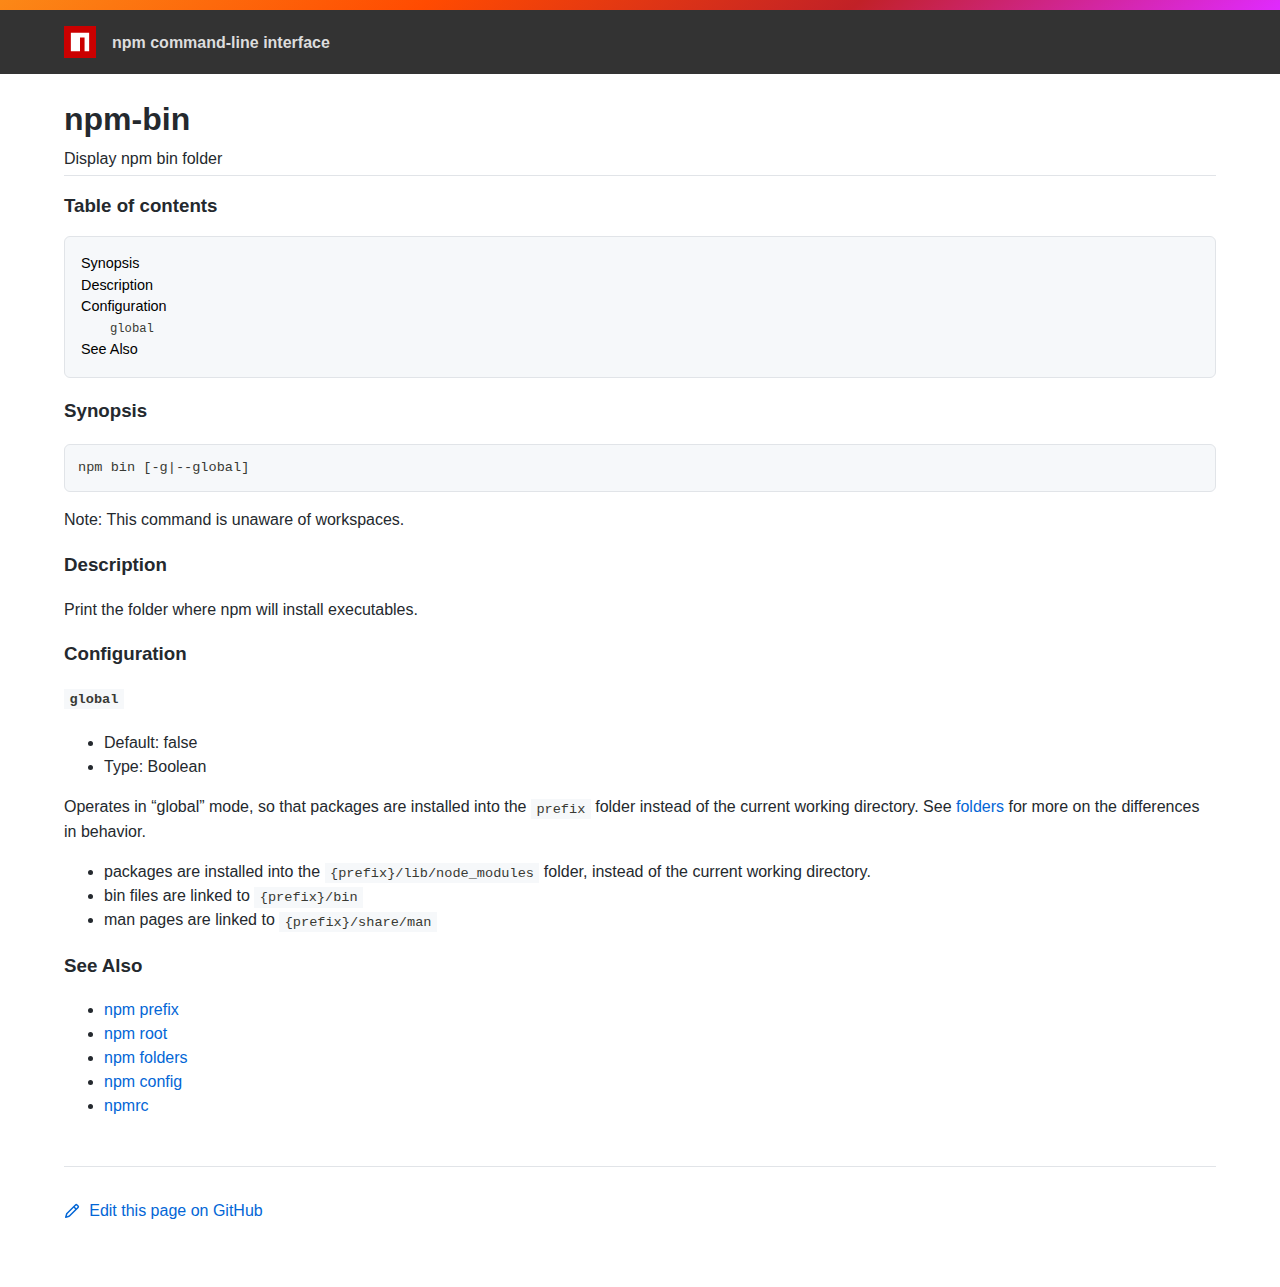
<file: .metadata/.plugins/org.eclipse.wildwebdeveloper.embedder.node/node-v16.9.0-win-x64/node_modules/npm/docs/output/commands/npm-bin.html>
<html><head>
<title>npm-bin</title>
<style>
body {
    background-color: #ffffff;
    color: #24292e;

    margin: 0;

    line-height: 1.5;

    font-family: -apple-system, BlinkMacSystemFont, "Segoe UI", Helvetica, Arial, sans-serif, "Apple Color Emoji", "Segoe UI Emoji";
}
#rainbar {
    height: 10px;
    background-image: linear-gradient(139deg, #fb8817, #ff4b01, #c12127, #e02aff);
}

a {
    text-decoration: none;
    color: #0366d6;
}
a:hover {
    text-decoration: underline;
}

pre {
    margin: 1em 0px;
    padding: 1em;
    border: solid 1px #e1e4e8;
    border-radius: 6px;

    display: block;
    overflow: auto;

    white-space: pre;

    background-color: #f6f8fa;
    color: #393a34;
}
code {
    font-family: SFMono-Regular, Consolas, "Liberation Mono", Menlo, Courier, monospace;
    font-size: 85%;
    padding: 0.2em 0.4em;
    background-color: #f6f8fa;
    color: #393a34;
}
pre > code {
    padding: 0;
    background-color: inherit;
    color: inherit;
}
h1, h2, h3 {
    font-weight: 600;
}

#logobar {
    background-color: #333333;
    margin: 0 auto;
    padding: 1em 4em;
}
#logobar .logo {
    float: left;
}
#logobar .title {
    font-weight: 600;
    color: #dddddd;
    float: left;
    margin: 5px 0 0 1em;
}
#logobar:after {
    content: "";
    display: block;
    clear: both;
}

#content {
    margin: 0 auto;
    padding: 0 4em;
}

#table_of_contents > h2 {
    font-size: 1.17em;
}
#table_of_contents ul:first-child {
    border: solid 1px #e1e4e8;
    border-radius: 6px;
    padding: 1em;
    background-color: #f6f8fa;
    color: #393a34;
}
#table_of_contents ul {
    list-style-type: none;
    padding-left: 1.5em;
}
#table_of_contents li {
    font-size: 0.9em;
}
#table_of_contents li a {
    color: #000000;
}

header.title {
    border-bottom: solid 1px #e1e4e8;
}
header.title > h1 {
    margin-bottom: 0.25em;
}
header.title > .description {
    display: block;
    margin-bottom: 0.5em;
    line-height: 1;
}

footer#edit {
    border-top: solid 1px #e1e4e8;
    margin: 3em 0 4em 0;
    padding-top: 2em;
}
</style>
</head>
<body>
<div id="banner">
<div id="rainbar"></div>
<div id="logobar">
<svg class="logo" role="img" height="32" width="32" viewBox="0 0 700 700">
<polygon fill="#cb0000" points="0,700 700,700 700,0 0,0"></polygon>
<polygon fill="#ffffff" points="150,550 350,550 350,250 450,250 450,550 550,550 550,150 150,150"></polygon>
</svg>
<div class="title">
npm command-line interface
</div>
</div>
</div>

<section id="content">
<header class="title">
<h1 id="npm-bin">npm-bin</h1>
<span class="description">Display npm bin folder</span>
</header>

<section id="table_of_contents">
<h2 id="table-of-contents">Table of contents</h2>
<div id="_table_of_contents"><ul><li><a href="#synopsis">Synopsis</a></li><li><a href="#description">Description</a></li><li><a href="#configuration">Configuration</a></li><ul><li><a href="#global"><code>global</code></a></li></ul><li><a href="#see-also">See Also</a></li></ul></div>
</section>

<div id="_content"><h3 id="synopsis">Synopsis</h3>
<pre lang="bash"><code>npm bin [-g|--global]
</code></pre>
<p>Note: This command is unaware of workspaces.</p>
<h3 id="description">Description</h3>
<p>Print the folder where npm will install executables.</p>
<h3 id="configuration">Configuration</h3>
<!-- raw HTML omitted -->
<!-- raw HTML omitted -->
<!-- raw HTML omitted -->
<h4 id="global"><code>global</code></h4>
<ul>
<li>Default: false</li>
<li>Type: Boolean</li>
</ul>
<p>Operates in “global” mode, so that packages are installed into the <code>prefix</code>
folder instead of the current working directory. See
<a href="../configuring-npm/folders.html">folders</a> for more on the differences in behavior.</p>
<ul>
<li>packages are installed into the <code>{prefix}/lib/node_modules</code> folder, instead
of the current working directory.</li>
<li>bin files are linked to <code>{prefix}/bin</code></li>
<li>man pages are linked to <code>{prefix}/share/man</code></li>
</ul>
<!-- raw HTML omitted -->
<!-- raw HTML omitted -->
<!-- raw HTML omitted -->
<h3 id="see-also">See Also</h3>
<ul>
<li><a href="../commands/npm-prefix.html">npm prefix</a></li>
<li><a href="../commands/npm-root.html">npm root</a></li>
<li><a href="../configuring-npm/folders.html">npm folders</a></li>
<li><a href="../commands/npm-config.html">npm config</a></li>
<li><a href="../configuring-npm/npmrc.html">npmrc</a></li>
</ul>
</div>

<footer id="edit">
<a href="https://github.com/npm/cli/edit/latest/docs/content/commands/npm-bin.md">
<svg role="img" viewBox="0 0 16 16" width="16" height="16" fill="currentcolor" style="vertical-align: text-bottom; margin-right: 0.3em;">
<path fill-rule="evenodd" d="M11.013 1.427a1.75 1.75 0 012.474 0l1.086 1.086a1.75 1.75 0 010 2.474l-8.61 8.61c-.21.21-.47.364-.756.445l-3.251.93a.75.75 0 01-.927-.928l.929-3.25a1.75 1.75 0 01.445-.758l8.61-8.61zm1.414 1.06a.25.25 0 00-.354 0L10.811 3.75l1.439 1.44 1.263-1.263a.25.25 0 000-.354l-1.086-1.086zM11.189 6.25L9.75 4.81l-6.286 6.287a.25.25 0 00-.064.108l-.558 1.953 1.953-.558a.249.249 0 00.108-.064l6.286-6.286z"></path>
</svg>
Edit this page on GitHub
</a>
</footer>
</section>



</body></html>
</file>
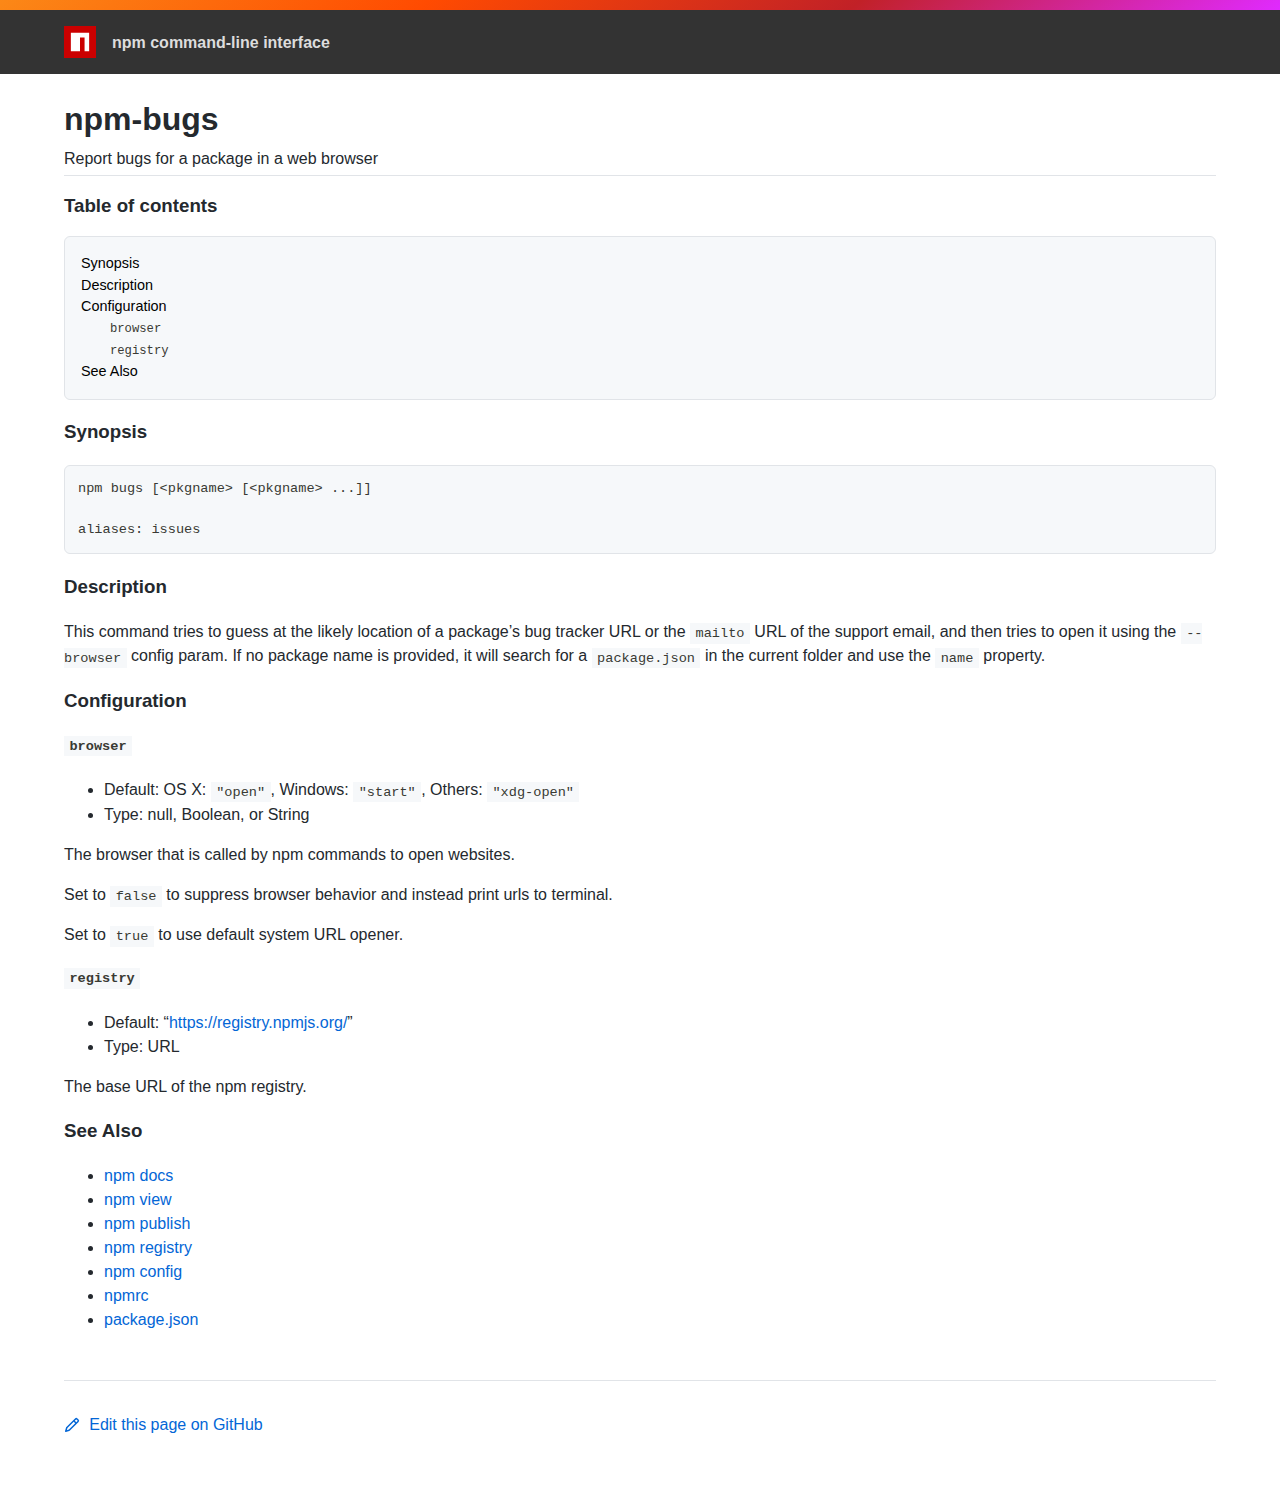
<file: .metadata/.plugins/org.eclipse.wildwebdeveloper.embedder.node/node-v16.9.0-win-x64/node_modules/npm/docs/output/commands/npm-bugs.html>
<html><head>
<title>npm-bugs</title>
<style>
body {
    background-color: #ffffff;
    color: #24292e;

    margin: 0;

    line-height: 1.5;

    font-family: -apple-system, BlinkMacSystemFont, "Segoe UI", Helvetica, Arial, sans-serif, "Apple Color Emoji", "Segoe UI Emoji";
}
#rainbar {
    height: 10px;
    background-image: linear-gradient(139deg, #fb8817, #ff4b01, #c12127, #e02aff);
}

a {
    text-decoration: none;
    color: #0366d6;
}
a:hover {
    text-decoration: underline;
}

pre {
    margin: 1em 0px;
    padding: 1em;
    border: solid 1px #e1e4e8;
    border-radius: 6px;

    display: block;
    overflow: auto;

    white-space: pre;

    background-color: #f6f8fa;
    color: #393a34;
}
code {
    font-family: SFMono-Regular, Consolas, "Liberation Mono", Menlo, Courier, monospace;
    font-size: 85%;
    padding: 0.2em 0.4em;
    background-color: #f6f8fa;
    color: #393a34;
}
pre > code {
    padding: 0;
    background-color: inherit;
    color: inherit;
}
h1, h2, h3 {
    font-weight: 600;
}

#logobar {
    background-color: #333333;
    margin: 0 auto;
    padding: 1em 4em;
}
#logobar .logo {
    float: left;
}
#logobar .title {
    font-weight: 600;
    color: #dddddd;
    float: left;
    margin: 5px 0 0 1em;
}
#logobar:after {
    content: "";
    display: block;
    clear: both;
}

#content {
    margin: 0 auto;
    padding: 0 4em;
}

#table_of_contents > h2 {
    font-size: 1.17em;
}
#table_of_contents ul:first-child {
    border: solid 1px #e1e4e8;
    border-radius: 6px;
    padding: 1em;
    background-color: #f6f8fa;
    color: #393a34;
}
#table_of_contents ul {
    list-style-type: none;
    padding-left: 1.5em;
}
#table_of_contents li {
    font-size: 0.9em;
}
#table_of_contents li a {
    color: #000000;
}

header.title {
    border-bottom: solid 1px #e1e4e8;
}
header.title > h1 {
    margin-bottom: 0.25em;
}
header.title > .description {
    display: block;
    margin-bottom: 0.5em;
    line-height: 1;
}

footer#edit {
    border-top: solid 1px #e1e4e8;
    margin: 3em 0 4em 0;
    padding-top: 2em;
}
</style>
</head>
<body>
<div id="banner">
<div id="rainbar"></div>
<div id="logobar">
<svg class="logo" role="img" height="32" width="32" viewBox="0 0 700 700">
<polygon fill="#cb0000" points="0,700 700,700 700,0 0,0"></polygon>
<polygon fill="#ffffff" points="150,550 350,550 350,250 450,250 450,550 550,550 550,150 150,150"></polygon>
</svg>
<div class="title">
npm command-line interface
</div>
</div>
</div>

<section id="content">
<header class="title">
<h1 id="npm-bugs">npm-bugs</h1>
<span class="description">Report bugs for a package in a web browser</span>
</header>

<section id="table_of_contents">
<h2 id="table-of-contents">Table of contents</h2>
<div id="_table_of_contents"><ul><li><a href="#synopsis">Synopsis</a></li><li><a href="#description">Description</a></li><li><a href="#configuration">Configuration</a></li><ul><li><a href="#browser"><code>browser</code></a></li><li><a href="#registry"><code>registry</code></a></li></ul><li><a href="#see-also">See Also</a></li></ul></div>
</section>

<div id="_content"><h3 id="synopsis">Synopsis</h3>
<pre lang="bash"><code>npm bugs [&lt;pkgname&gt; [&lt;pkgname&gt; ...]]

aliases: issues
</code></pre>
<h3 id="description">Description</h3>
<p>This command tries to guess at the likely location of a package’s bug
tracker URL or the <code>mailto</code> URL of the support email, and then tries to
open it using the <code>--browser</code> config param. If no package name is provided, it
will search for a <code>package.json</code> in the current folder and use the <code>name</code> property.</p>
<h3 id="configuration">Configuration</h3>
<!-- raw HTML omitted -->
<!-- raw HTML omitted -->
<!-- raw HTML omitted -->
<h4 id="browser"><code>browser</code></h4>
<ul>
<li>Default: OS X: <code>"open"</code>, Windows: <code>"start"</code>, Others: <code>"xdg-open"</code></li>
<li>Type: null, Boolean, or String</li>
</ul>
<p>The browser that is called by npm commands to open websites.</p>
<p>Set to <code>false</code> to suppress browser behavior and instead print urls to
terminal.</p>
<p>Set to <code>true</code> to use default system URL opener.</p>
<!-- raw HTML omitted -->
<!-- raw HTML omitted -->
<h4 id="registry"><code>registry</code></h4>
<ul>
<li>Default: “<a href="https://registry.npmjs.org/">https://registry.npmjs.org/</a>”</li>
<li>Type: URL</li>
</ul>
<p>The base URL of the npm registry.</p>
<!-- raw HTML omitted -->
<!-- raw HTML omitted -->
<!-- raw HTML omitted -->
<h3 id="see-also">See Also</h3>
<ul>
<li><a href="../commands/npm-docs.html">npm docs</a></li>
<li><a href="../commands/npm-view.html">npm view</a></li>
<li><a href="../commands/npm-publish.html">npm publish</a></li>
<li><a href="../using-npm/registry.html">npm registry</a></li>
<li><a href="../commands/npm-config.html">npm config</a></li>
<li><a href="../configuring-npm/npmrc.html">npmrc</a></li>
<li><a href="../configuring-npm/package-json.html">package.json</a></li>
</ul>
</div>

<footer id="edit">
<a href="https://github.com/npm/cli/edit/latest/docs/content/commands/npm-bugs.md">
<svg role="img" viewBox="0 0 16 16" width="16" height="16" fill="currentcolor" style="vertical-align: text-bottom; margin-right: 0.3em;">
<path fill-rule="evenodd" d="M11.013 1.427a1.75 1.75 0 012.474 0l1.086 1.086a1.75 1.75 0 010 2.474l-8.61 8.61c-.21.21-.47.364-.756.445l-3.251.93a.75.75 0 01-.927-.928l.929-3.25a1.75 1.75 0 01.445-.758l8.61-8.61zm1.414 1.06a.25.25 0 00-.354 0L10.811 3.75l1.439 1.44 1.263-1.263a.25.25 0 000-.354l-1.086-1.086zM11.189 6.25L9.75 4.81l-6.286 6.287a.25.25 0 00-.064.108l-.558 1.953 1.953-.558a.249.249 0 00.108-.064l6.286-6.286z"></path>
</svg>
Edit this page on GitHub
</a>
</footer>
</section>



</body></html>
</file>
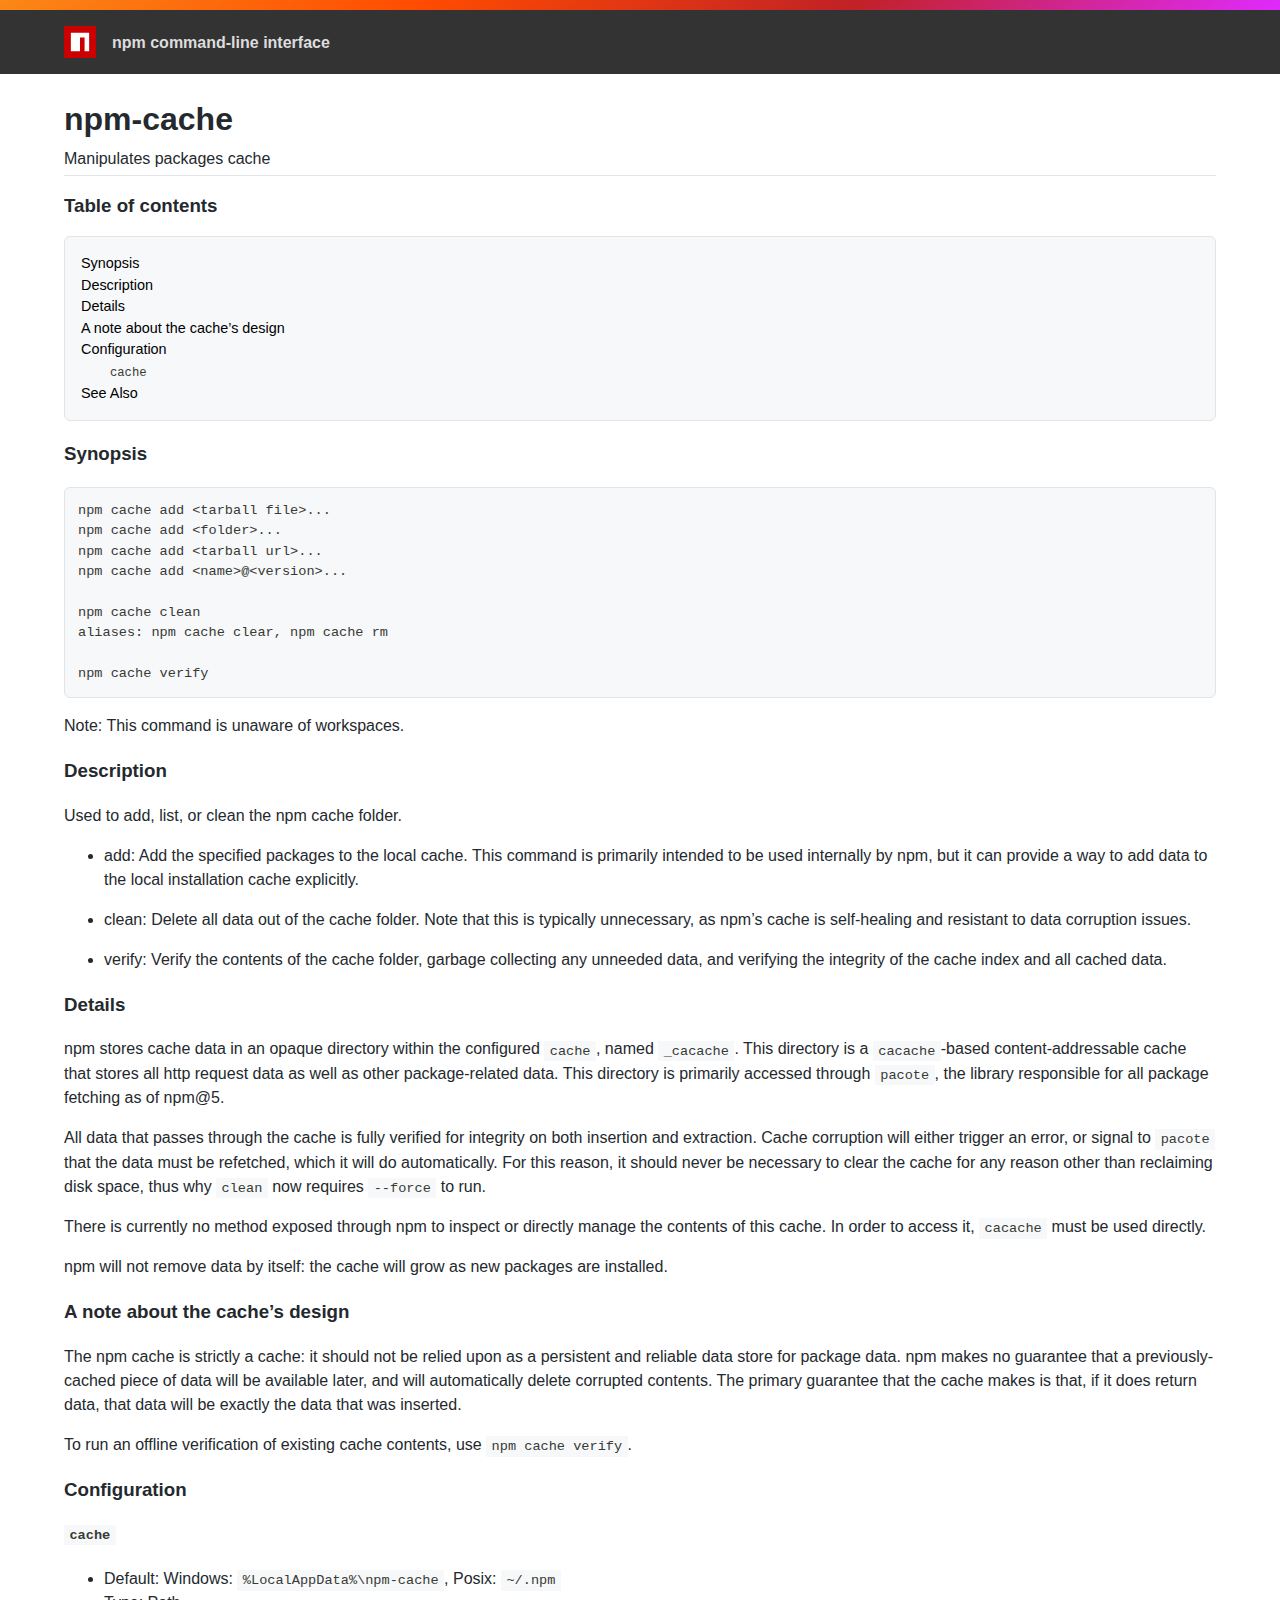
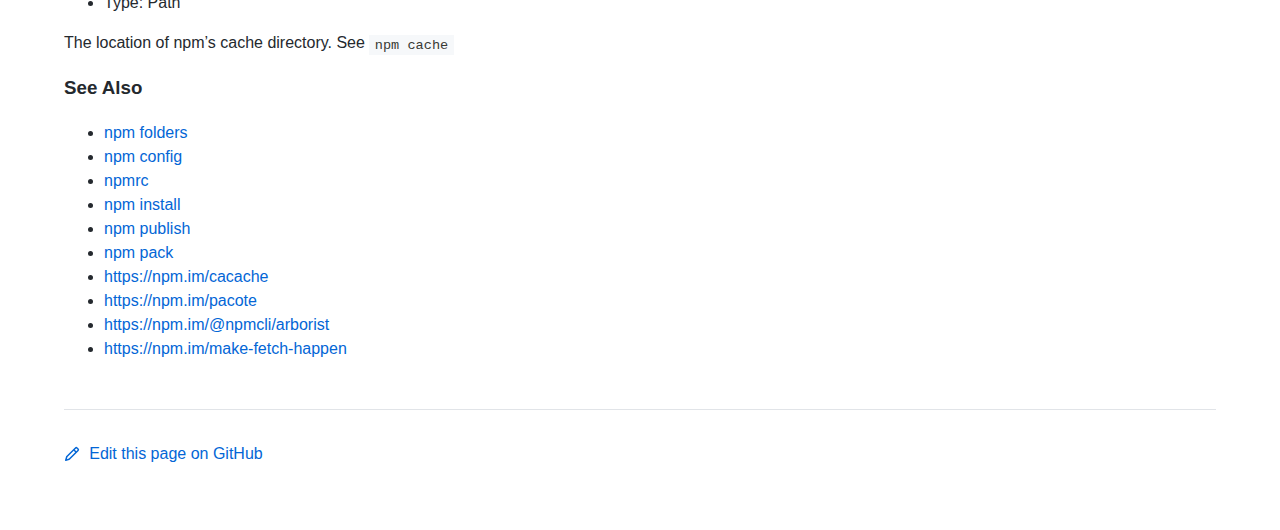
<file: .metadata/.plugins/org.eclipse.wildwebdeveloper.embedder.node/node-v16.9.0-win-x64/node_modules/npm/docs/output/commands/npm-cache.html>
<html><head>
<title>npm-cache</title>
<style>
body {
    background-color: #ffffff;
    color: #24292e;

    margin: 0;

    line-height: 1.5;

    font-family: -apple-system, BlinkMacSystemFont, "Segoe UI", Helvetica, Arial, sans-serif, "Apple Color Emoji", "Segoe UI Emoji";
}
#rainbar {
    height: 10px;
    background-image: linear-gradient(139deg, #fb8817, #ff4b01, #c12127, #e02aff);
}

a {
    text-decoration: none;
    color: #0366d6;
}
a:hover {
    text-decoration: underline;
}

pre {
    margin: 1em 0px;
    padding: 1em;
    border: solid 1px #e1e4e8;
    border-radius: 6px;

    display: block;
    overflow: auto;

    white-space: pre;

    background-color: #f6f8fa;
    color: #393a34;
}
code {
    font-family: SFMono-Regular, Consolas, "Liberation Mono", Menlo, Courier, monospace;
    font-size: 85%;
    padding: 0.2em 0.4em;
    background-color: #f6f8fa;
    color: #393a34;
}
pre > code {
    padding: 0;
    background-color: inherit;
    color: inherit;
}
h1, h2, h3 {
    font-weight: 600;
}

#logobar {
    background-color: #333333;
    margin: 0 auto;
    padding: 1em 4em;
}
#logobar .logo {
    float: left;
}
#logobar .title {
    font-weight: 600;
    color: #dddddd;
    float: left;
    margin: 5px 0 0 1em;
}
#logobar:after {
    content: "";
    display: block;
    clear: both;
}

#content {
    margin: 0 auto;
    padding: 0 4em;
}

#table_of_contents > h2 {
    font-size: 1.17em;
}
#table_of_contents ul:first-child {
    border: solid 1px #e1e4e8;
    border-radius: 6px;
    padding: 1em;
    background-color: #f6f8fa;
    color: #393a34;
}
#table_of_contents ul {
    list-style-type: none;
    padding-left: 1.5em;
}
#table_of_contents li {
    font-size: 0.9em;
}
#table_of_contents li a {
    color: #000000;
}

header.title {
    border-bottom: solid 1px #e1e4e8;
}
header.title > h1 {
    margin-bottom: 0.25em;
}
header.title > .description {
    display: block;
    margin-bottom: 0.5em;
    line-height: 1;
}

footer#edit {
    border-top: solid 1px #e1e4e8;
    margin: 3em 0 4em 0;
    padding-top: 2em;
}
</style>
</head>
<body>
<div id="banner">
<div id="rainbar"></div>
<div id="logobar">
<svg class="logo" role="img" height="32" width="32" viewBox="0 0 700 700">
<polygon fill="#cb0000" points="0,700 700,700 700,0 0,0"></polygon>
<polygon fill="#ffffff" points="150,550 350,550 350,250 450,250 450,550 550,550 550,150 150,150"></polygon>
</svg>
<div class="title">
npm command-line interface
</div>
</div>
</div>

<section id="content">
<header class="title">
<h1 id="npm-cache">npm-cache</h1>
<span class="description">Manipulates packages cache</span>
</header>

<section id="table_of_contents">
<h2 id="table-of-contents">Table of contents</h2>
<div id="_table_of_contents"><ul><li><a href="#synopsis">Synopsis</a></li><li><a href="#description">Description</a></li><li><a href="#details">Details</a></li><li><a href="#a-note-about-the-caches-design">A note about the cache’s design</a></li><li><a href="#configuration">Configuration</a></li><ul><li><a href="#cache"><code>cache</code></a></li></ul><li><a href="#see-also">See Also</a></li></ul></div>
</section>

<div id="_content"><h3 id="synopsis">Synopsis</h3>
<pre lang="bash"><code>npm cache add &lt;tarball file&gt;...
npm cache add &lt;folder&gt;...
npm cache add &lt;tarball url&gt;...
npm cache add &lt;name&gt;@&lt;version&gt;...

npm cache clean
aliases: npm cache clear, npm cache rm

npm cache verify
</code></pre>
<p>Note: This command is unaware of workspaces.</p>
<h3 id="description">Description</h3>
<p>Used to add, list, or clean the npm cache folder.</p>
<ul>
<li>
<p>add:
Add the specified packages to the local cache.  This command is primarily
intended to be used internally by npm, but it can provide a way to
add data to the local installation cache explicitly.</p>
</li>
<li>
<p>clean:
Delete all data out of the cache folder.  Note that this is typically
unnecessary, as npm’s cache is self-healing and resistant to data
corruption issues.</p>
</li>
<li>
<p>verify:
Verify the contents of the cache folder, garbage collecting any unneeded
data, and verifying the integrity of the cache index and all cached data.</p>
</li>
</ul>
<h3 id="details">Details</h3>
<p>npm stores cache data in an opaque directory within the configured <code>cache</code>,
named <code>_cacache</code>. This directory is a
<a href="http://npm.im/cacache"><code>cacache</code></a>-based content-addressable cache that
stores all http request data as well as other package-related data. This
directory is primarily accessed through <code>pacote</code>, the library responsible
for all package fetching as of npm@5.</p>
<p>All data that passes through the cache is fully verified for integrity on
both insertion and extraction. Cache corruption will either trigger an
error, or signal to <code>pacote</code> that the data must be refetched, which it will
do automatically. For this reason, it should never be necessary to clear
the cache for any reason other than reclaiming disk space, thus why <code>clean</code>
now requires <code>--force</code> to run.</p>
<p>There is currently no method exposed through npm to inspect or directly
manage the contents of this cache. In order to access it, <code>cacache</code> must be
used directly.</p>
<p>npm will not remove data by itself: the cache will grow as new packages are
installed.</p>
<h3 id="a-note-about-the-caches-design">A note about the cache’s design</h3>
<p>The npm cache is strictly a cache: it should not be relied upon as a
persistent and reliable data store for package data. npm makes no guarantee
that a previously-cached piece of data will be available later, and will
automatically delete corrupted contents. The primary guarantee that the
cache makes is that, if it does return data, that data will be exactly the
data that was inserted.</p>
<p>To run an offline verification of existing cache contents, use <code>npm cache verify</code>.</p>
<h3 id="configuration">Configuration</h3>
<!-- raw HTML omitted -->
<!-- raw HTML omitted -->
<!-- raw HTML omitted -->
<h4 id="cache"><code>cache</code></h4>
<ul>
<li>Default: Windows: <code>%LocalAppData%\npm-cache</code>, Posix: <code>~/.npm</code></li>
<li>Type: Path</li>
</ul>
<p>The location of npm’s cache directory. See <a href="../commands/npm-cache.html"><code>npm cache</code></a></p>
<!-- raw HTML omitted -->
<!-- raw HTML omitted -->
<!-- raw HTML omitted -->
<h3 id="see-also">See Also</h3>
<ul>
<li><a href="../configuring-npm/folders.html">npm folders</a></li>
<li><a href="../commands/npm-config.html">npm config</a></li>
<li><a href="../configuring-npm/npmrc.html">npmrc</a></li>
<li><a href="../commands/npm-install.html">npm install</a></li>
<li><a href="../commands/npm-publish.html">npm publish</a></li>
<li><a href="../commands/npm-pack.html">npm pack</a></li>
<li><a href="https://npm.im/cacache">https://npm.im/cacache</a></li>
<li><a href="https://npm.im/pacote">https://npm.im/pacote</a></li>
<li><a href="https://npm.im/@npmcli/arborist">https://npm.im/@npmcli/arborist</a></li>
<li><a href="https://npm.im/make-fetch-happen">https://npm.im/make-fetch-happen</a></li>
</ul>
</div>

<footer id="edit">
<a href="https://github.com/npm/cli/edit/latest/docs/content/commands/npm-cache.md">
<svg role="img" viewBox="0 0 16 16" width="16" height="16" fill="currentcolor" style="vertical-align: text-bottom; margin-right: 0.3em;">
<path fill-rule="evenodd" d="M11.013 1.427a1.75 1.75 0 012.474 0l1.086 1.086a1.75 1.75 0 010 2.474l-8.61 8.61c-.21.21-.47.364-.756.445l-3.251.93a.75.75 0 01-.927-.928l.929-3.25a1.75 1.75 0 01.445-.758l8.61-8.61zm1.414 1.06a.25.25 0 00-.354 0L10.811 3.75l1.439 1.44 1.263-1.263a.25.25 0 000-.354l-1.086-1.086zM11.189 6.25L9.75 4.81l-6.286 6.287a.25.25 0 00-.064.108l-.558 1.953 1.953-.558a.249.249 0 00.108-.064l6.286-6.286z"></path>
</svg>
Edit this page on GitHub
</a>
</footer>
</section>



</body></html>
</file>
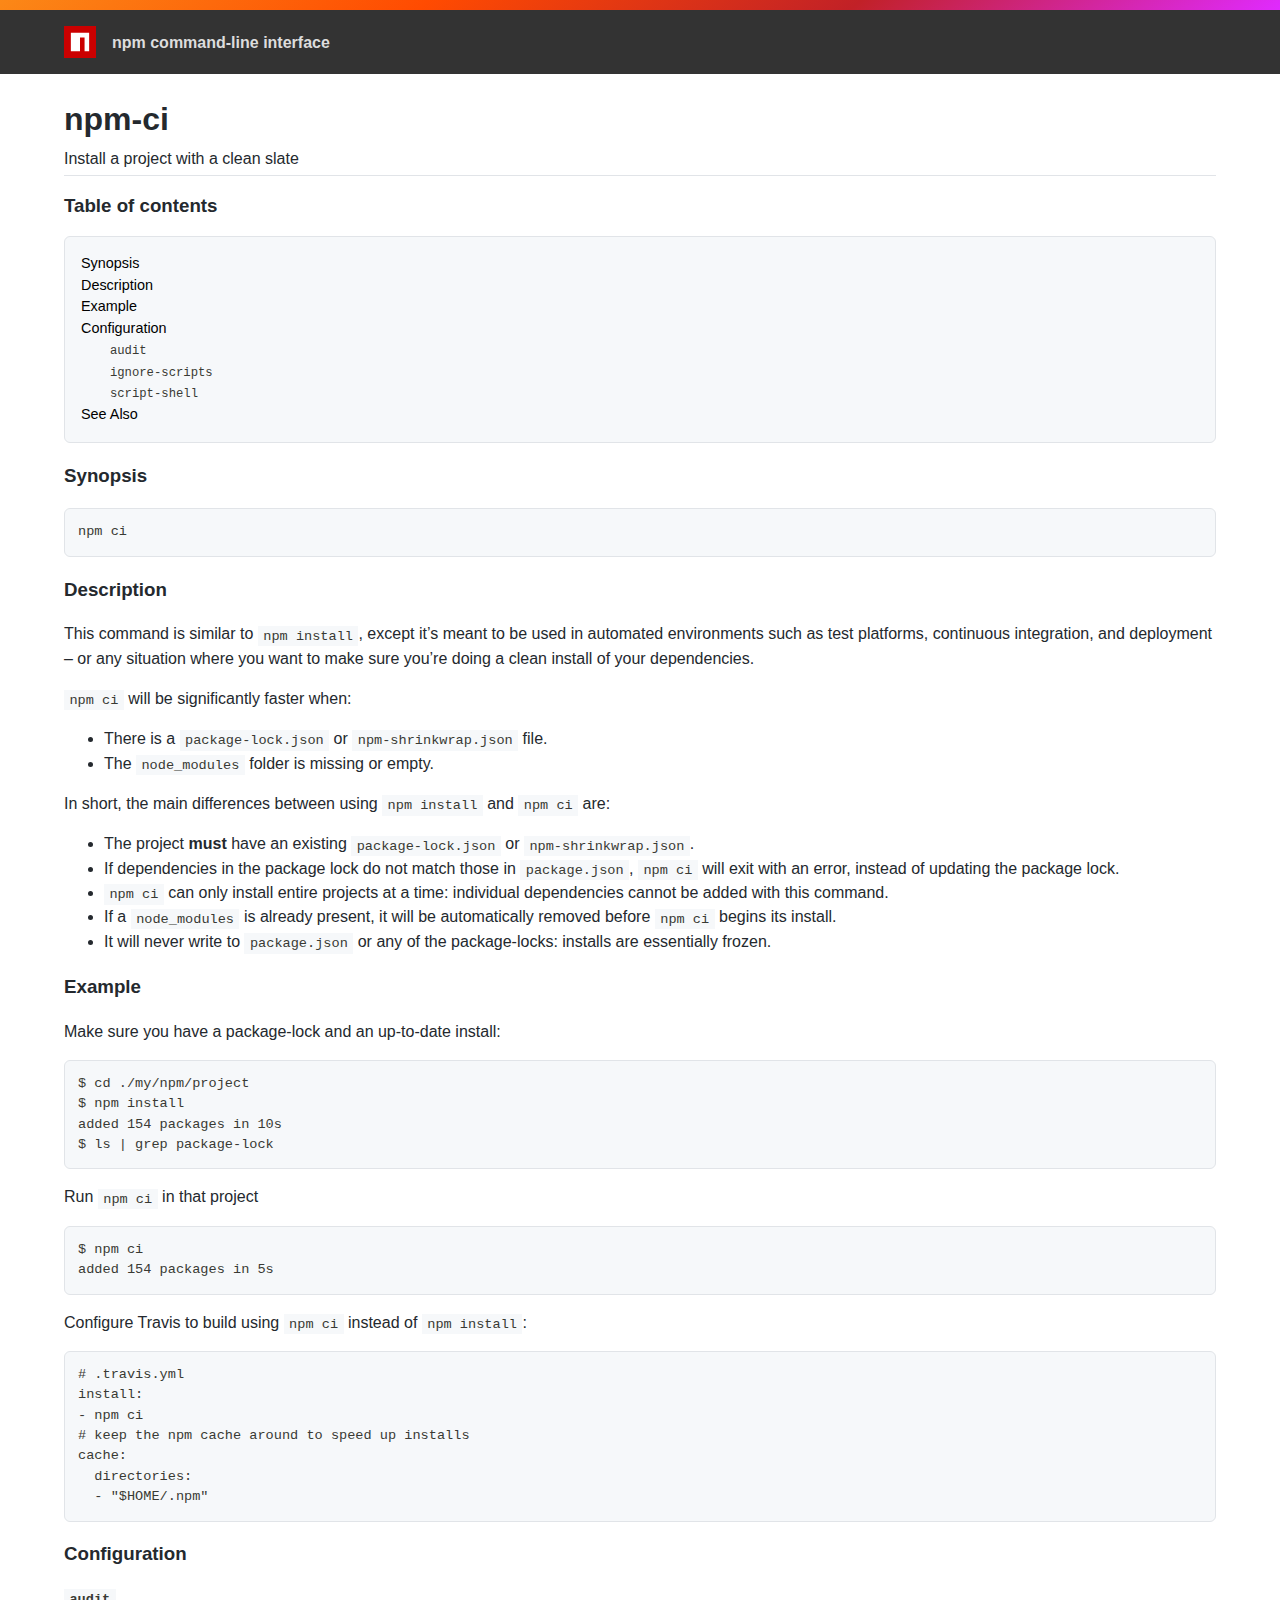
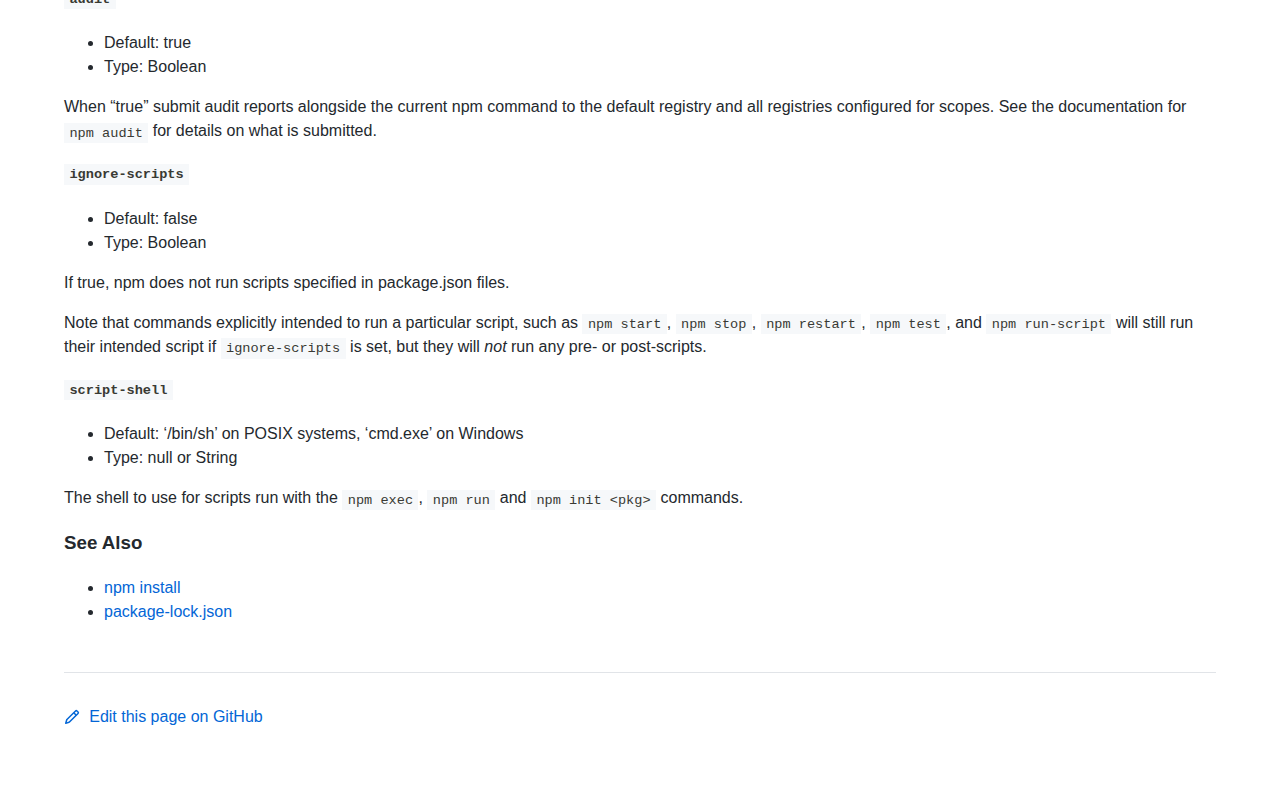
<file: .metadata/.plugins/org.eclipse.wildwebdeveloper.embedder.node/node-v16.9.0-win-x64/node_modules/npm/docs/output/commands/npm-ci.html>
<html><head>
<title>npm-ci</title>
<style>
body {
    background-color: #ffffff;
    color: #24292e;

    margin: 0;

    line-height: 1.5;

    font-family: -apple-system, BlinkMacSystemFont, "Segoe UI", Helvetica, Arial, sans-serif, "Apple Color Emoji", "Segoe UI Emoji";
}
#rainbar {
    height: 10px;
    background-image: linear-gradient(139deg, #fb8817, #ff4b01, #c12127, #e02aff);
}

a {
    text-decoration: none;
    color: #0366d6;
}
a:hover {
    text-decoration: underline;
}

pre {
    margin: 1em 0px;
    padding: 1em;
    border: solid 1px #e1e4e8;
    border-radius: 6px;

    display: block;
    overflow: auto;

    white-space: pre;

    background-color: #f6f8fa;
    color: #393a34;
}
code {
    font-family: SFMono-Regular, Consolas, "Liberation Mono", Menlo, Courier, monospace;
    font-size: 85%;
    padding: 0.2em 0.4em;
    background-color: #f6f8fa;
    color: #393a34;
}
pre > code {
    padding: 0;
    background-color: inherit;
    color: inherit;
}
h1, h2, h3 {
    font-weight: 600;
}

#logobar {
    background-color: #333333;
    margin: 0 auto;
    padding: 1em 4em;
}
#logobar .logo {
    float: left;
}
#logobar .title {
    font-weight: 600;
    color: #dddddd;
    float: left;
    margin: 5px 0 0 1em;
}
#logobar:after {
    content: "";
    display: block;
    clear: both;
}

#content {
    margin: 0 auto;
    padding: 0 4em;
}

#table_of_contents > h2 {
    font-size: 1.17em;
}
#table_of_contents ul:first-child {
    border: solid 1px #e1e4e8;
    border-radius: 6px;
    padding: 1em;
    background-color: #f6f8fa;
    color: #393a34;
}
#table_of_contents ul {
    list-style-type: none;
    padding-left: 1.5em;
}
#table_of_contents li {
    font-size: 0.9em;
}
#table_of_contents li a {
    color: #000000;
}

header.title {
    border-bottom: solid 1px #e1e4e8;
}
header.title > h1 {
    margin-bottom: 0.25em;
}
header.title > .description {
    display: block;
    margin-bottom: 0.5em;
    line-height: 1;
}

footer#edit {
    border-top: solid 1px #e1e4e8;
    margin: 3em 0 4em 0;
    padding-top: 2em;
}
</style>
</head>
<body>
<div id="banner">
<div id="rainbar"></div>
<div id="logobar">
<svg class="logo" role="img" height="32" width="32" viewBox="0 0 700 700">
<polygon fill="#cb0000" points="0,700 700,700 700,0 0,0"></polygon>
<polygon fill="#ffffff" points="150,550 350,550 350,250 450,250 450,550 550,550 550,150 150,150"></polygon>
</svg>
<div class="title">
npm command-line interface
</div>
</div>
</div>

<section id="content">
<header class="title">
<h1 id="npm-ci">npm-ci</h1>
<span class="description">Install a project with a clean slate</span>
</header>

<section id="table_of_contents">
<h2 id="table-of-contents">Table of contents</h2>
<div id="_table_of_contents"><ul><li><a href="#synopsis">Synopsis</a></li><li><a href="#description">Description</a></li><li><a href="#example">Example</a></li><li><a href="#configuration">Configuration</a></li><ul><li><a href="#audit"><code>audit</code></a></li><li><a href="#ignore-scripts"><code>ignore-scripts</code></a></li><li><a href="#script-shell"><code>script-shell</code></a></li></ul><li><a href="#see-also">See Also</a></li></ul></div>
</section>

<div id="_content"><h3 id="synopsis">Synopsis</h3>
<pre lang="bash"><code>npm ci
</code></pre>
<h3 id="description">Description</h3>
<p>This command is similar to <a href="../commands/npm-install.html"><code>npm install</code></a>, except
it’s meant to be used in automated environments such as test platforms,
continuous integration, and deployment – or any situation where you want
to make sure you’re doing a clean install of your dependencies.</p>
<p><code>npm ci</code> will be significantly faster when:</p>
<ul>
<li>There is a <code>package-lock.json</code> or <code>npm-shrinkwrap.json</code> file.</li>
<li>The <code>node_modules</code> folder is missing or empty.</li>
</ul>
<p>In short, the main differences between using <code>npm install</code> and <code>npm ci</code> are:</p>
<ul>
<li>The project <strong>must</strong> have an existing <code>package-lock.json</code> or
<code>npm-shrinkwrap.json</code>.</li>
<li>If dependencies in the package lock do not match those in <code>package.json</code>,
<code>npm ci</code> will exit with an error, instead of updating the package lock.</li>
<li><code>npm ci</code> can only install entire projects at a time: individual
dependencies cannot be added with this command.</li>
<li>If a <code>node_modules</code> is already present, it will be automatically removed
before <code>npm ci</code> begins its install.</li>
<li>It will never write to <code>package.json</code> or any of the package-locks:
installs are essentially frozen.</li>
</ul>
<h3 id="example">Example</h3>
<p>Make sure you have a package-lock and an up-to-date install:</p>
<pre lang="bash"><code>$ cd ./my/npm/project
$ npm install
added 154 packages in 10s
$ ls | grep package-lock
</code></pre>
<p>Run <code>npm ci</code> in that project</p>
<pre lang="bash"><code>$ npm ci
added 154 packages in 5s
</code></pre>
<p>Configure Travis to build using <code>npm ci</code> instead of <code>npm install</code>:</p>
<pre lang="bash"><code># .travis.yml
install:
- npm ci
# keep the npm cache around to speed up installs
cache:
  directories:
  - "$HOME/.npm"
</code></pre>
<h3 id="configuration">Configuration</h3>
<!-- raw HTML omitted -->
<!-- raw HTML omitted -->
<!-- raw HTML omitted -->
<h4 id="audit"><code>audit</code></h4>
<ul>
<li>Default: true</li>
<li>Type: Boolean</li>
</ul>
<p>When “true” submit audit reports alongside the current npm command to the
default registry and all registries configured for scopes. See the
documentation for <a href="../commands/npm-audit.html"><code>npm audit</code></a> for details on what is
submitted.</p>
<!-- raw HTML omitted -->
<!-- raw HTML omitted -->
<h4 id="ignore-scripts"><code>ignore-scripts</code></h4>
<ul>
<li>Default: false</li>
<li>Type: Boolean</li>
</ul>
<p>If true, npm does not run scripts specified in package.json files.</p>
<p>Note that commands explicitly intended to run a particular script, such as
<code>npm start</code>, <code>npm stop</code>, <code>npm restart</code>, <code>npm test</code>, and <code>npm run-script</code>
will still run their intended script if <code>ignore-scripts</code> is set, but they
will <em>not</em> run any pre- or post-scripts.</p>
<!-- raw HTML omitted -->
<!-- raw HTML omitted -->
<h4 id="script-shell"><code>script-shell</code></h4>
<ul>
<li>Default: ‘/bin/sh’ on POSIX systems, ‘cmd.exe’ on Windows</li>
<li>Type: null or String</li>
</ul>
<p>The shell to use for scripts run with the <code>npm exec</code>, <code>npm run</code> and <code>npm init &lt;pkg&gt;</code> commands.</p>
<!-- raw HTML omitted -->
<!-- raw HTML omitted -->
<!-- raw HTML omitted -->
<h3 id="see-also">See Also</h3>
<ul>
<li><a href="../commands/npm-install.html">npm install</a></li>
<li><a href="../configuring-npm/package-lock-json.html">package-lock.json</a></li>
</ul>
</div>

<footer id="edit">
<a href="https://github.com/npm/cli/edit/latest/docs/content/commands/npm-ci.md">
<svg role="img" viewBox="0 0 16 16" width="16" height="16" fill="currentcolor" style="vertical-align: text-bottom; margin-right: 0.3em;">
<path fill-rule="evenodd" d="M11.013 1.427a1.75 1.75 0 012.474 0l1.086 1.086a1.75 1.75 0 010 2.474l-8.61 8.61c-.21.21-.47.364-.756.445l-3.251.93a.75.75 0 01-.927-.928l.929-3.25a1.75 1.75 0 01.445-.758l8.61-8.61zm1.414 1.06a.25.25 0 00-.354 0L10.811 3.75l1.439 1.44 1.263-1.263a.25.25 0 000-.354l-1.086-1.086zM11.189 6.25L9.75 4.81l-6.286 6.287a.25.25 0 00-.064.108l-.558 1.953 1.953-.558a.249.249 0 00.108-.064l6.286-6.286z"></path>
</svg>
Edit this page on GitHub
</a>
</footer>
</section>



</body></html>
</file>
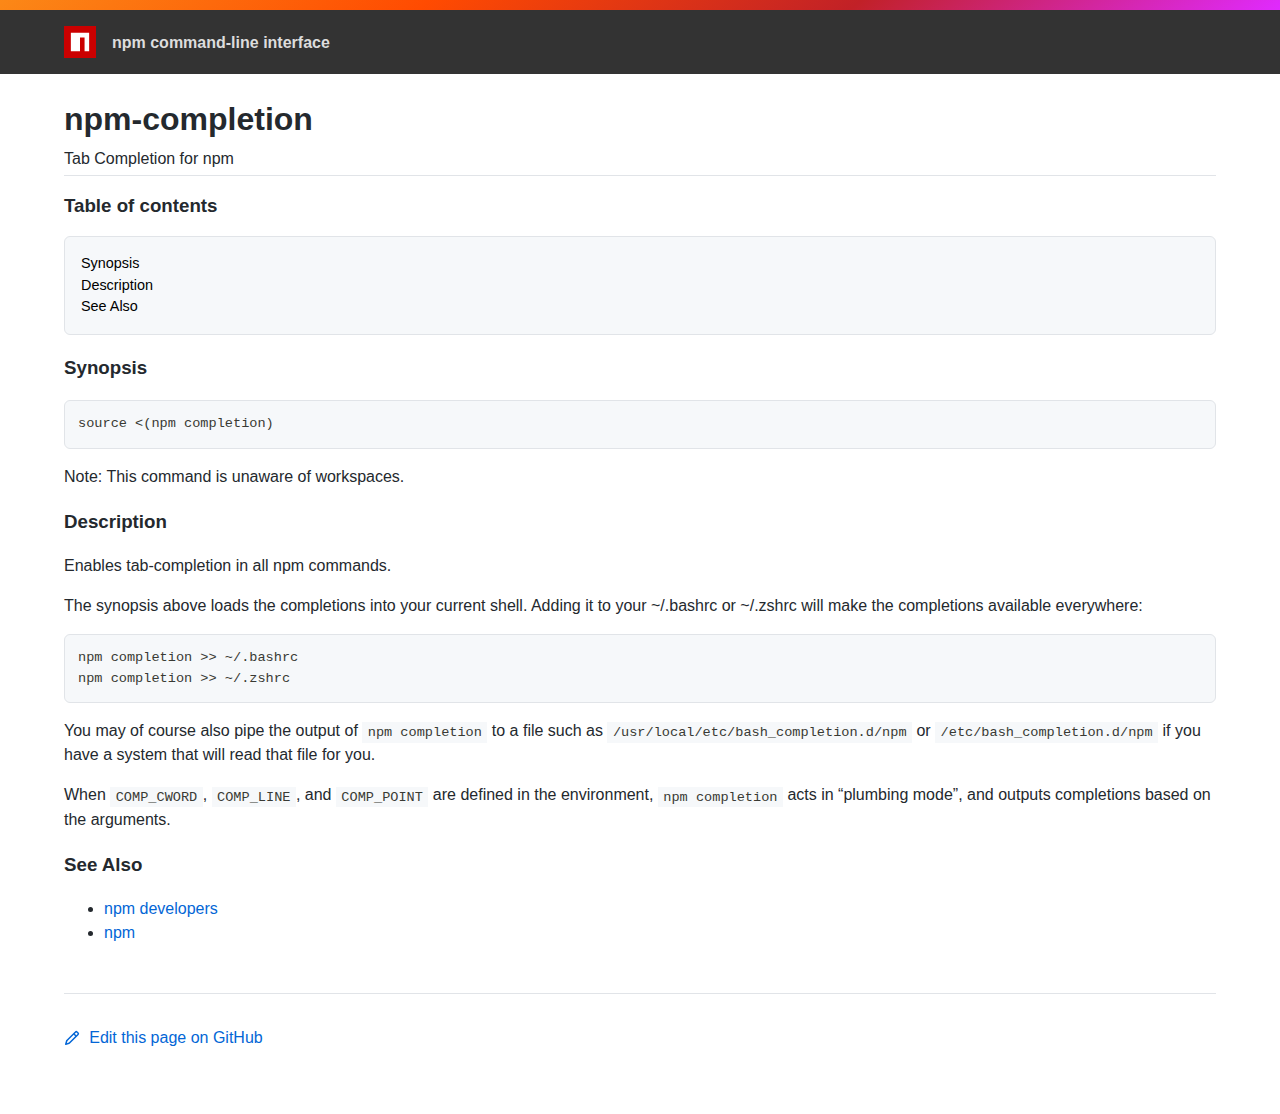
<file: .metadata/.plugins/org.eclipse.wildwebdeveloper.embedder.node/node-v16.9.0-win-x64/node_modules/npm/docs/output/commands/npm-completion.html>
<html><head>
<title>npm-completion</title>
<style>
body {
    background-color: #ffffff;
    color: #24292e;

    margin: 0;

    line-height: 1.5;

    font-family: -apple-system, BlinkMacSystemFont, "Segoe UI", Helvetica, Arial, sans-serif, "Apple Color Emoji", "Segoe UI Emoji";
}
#rainbar {
    height: 10px;
    background-image: linear-gradient(139deg, #fb8817, #ff4b01, #c12127, #e02aff);
}

a {
    text-decoration: none;
    color: #0366d6;
}
a:hover {
    text-decoration: underline;
}

pre {
    margin: 1em 0px;
    padding: 1em;
    border: solid 1px #e1e4e8;
    border-radius: 6px;

    display: block;
    overflow: auto;

    white-space: pre;

    background-color: #f6f8fa;
    color: #393a34;
}
code {
    font-family: SFMono-Regular, Consolas, "Liberation Mono", Menlo, Courier, monospace;
    font-size: 85%;
    padding: 0.2em 0.4em;
    background-color: #f6f8fa;
    color: #393a34;
}
pre > code {
    padding: 0;
    background-color: inherit;
    color: inherit;
}
h1, h2, h3 {
    font-weight: 600;
}

#logobar {
    background-color: #333333;
    margin: 0 auto;
    padding: 1em 4em;
}
#logobar .logo {
    float: left;
}
#logobar .title {
    font-weight: 600;
    color: #dddddd;
    float: left;
    margin: 5px 0 0 1em;
}
#logobar:after {
    content: "";
    display: block;
    clear: both;
}

#content {
    margin: 0 auto;
    padding: 0 4em;
}

#table_of_contents > h2 {
    font-size: 1.17em;
}
#table_of_contents ul:first-child {
    border: solid 1px #e1e4e8;
    border-radius: 6px;
    padding: 1em;
    background-color: #f6f8fa;
    color: #393a34;
}
#table_of_contents ul {
    list-style-type: none;
    padding-left: 1.5em;
}
#table_of_contents li {
    font-size: 0.9em;
}
#table_of_contents li a {
    color: #000000;
}

header.title {
    border-bottom: solid 1px #e1e4e8;
}
header.title > h1 {
    margin-bottom: 0.25em;
}
header.title > .description {
    display: block;
    margin-bottom: 0.5em;
    line-height: 1;
}

footer#edit {
    border-top: solid 1px #e1e4e8;
    margin: 3em 0 4em 0;
    padding-top: 2em;
}
</style>
</head>
<body>
<div id="banner">
<div id="rainbar"></div>
<div id="logobar">
<svg class="logo" role="img" height="32" width="32" viewBox="0 0 700 700">
<polygon fill="#cb0000" points="0,700 700,700 700,0 0,0"></polygon>
<polygon fill="#ffffff" points="150,550 350,550 350,250 450,250 450,550 550,550 550,150 150,150"></polygon>
</svg>
<div class="title">
npm command-line interface
</div>
</div>
</div>

<section id="content">
<header class="title">
<h1 id="npm-completion">npm-completion</h1>
<span class="description">Tab Completion for npm</span>
</header>

<section id="table_of_contents">
<h2 id="table-of-contents">Table of contents</h2>
<div id="_table_of_contents"><ul><li><a href="#synopsis">Synopsis</a></li><li><a href="#description">Description</a></li><li><a href="#see-also">See Also</a></li></ul></div>
</section>

<div id="_content"><h3 id="synopsis">Synopsis</h3>
<pre lang="bash"><code>source &lt;(npm completion)
</code></pre>
<p>Note: This command is unaware of workspaces.</p>
<h3 id="description">Description</h3>
<p>Enables tab-completion in all npm commands.</p>
<p>The synopsis above
loads the completions into your current shell.  Adding it to
your ~/.bashrc or ~/.zshrc will make the completions available
everywhere:</p>
<pre lang="bash"><code>npm completion &gt;&gt; ~/.bashrc
npm completion &gt;&gt; ~/.zshrc
</code></pre>
<p>You may of course also pipe the output of <code>npm completion</code> to a file
such as <code>/usr/local/etc/bash_completion.d/npm</code> or
<code>/etc/bash_completion.d/npm</code> if you have a system that will read
that file for you.</p>
<p>When <code>COMP_CWORD</code>, <code>COMP_LINE</code>, and <code>COMP_POINT</code> are defined in the
environment, <code>npm completion</code> acts in “plumbing mode”, and outputs
completions based on the arguments.</p>
<h3 id="see-also">See Also</h3>
<ul>
<li><a href="../using-npm/developers.html">npm developers</a></li>
<li><a href="../commands/npm.html">npm</a></li>
</ul>
</div>

<footer id="edit">
<a href="https://github.com/npm/cli/edit/latest/docs/content/commands/npm-completion.md">
<svg role="img" viewBox="0 0 16 16" width="16" height="16" fill="currentcolor" style="vertical-align: text-bottom; margin-right: 0.3em;">
<path fill-rule="evenodd" d="M11.013 1.427a1.75 1.75 0 012.474 0l1.086 1.086a1.75 1.75 0 010 2.474l-8.61 8.61c-.21.21-.47.364-.756.445l-3.251.93a.75.75 0 01-.927-.928l.929-3.25a1.75 1.75 0 01.445-.758l8.61-8.61zm1.414 1.06a.25.25 0 00-.354 0L10.811 3.75l1.439 1.44 1.263-1.263a.25.25 0 000-.354l-1.086-1.086zM11.189 6.25L9.75 4.81l-6.286 6.287a.25.25 0 00-.064.108l-.558 1.953 1.953-.558a.249.249 0 00.108-.064l6.286-6.286z"></path>
</svg>
Edit this page on GitHub
</a>
</footer>
</section>



</body></html>
</file>
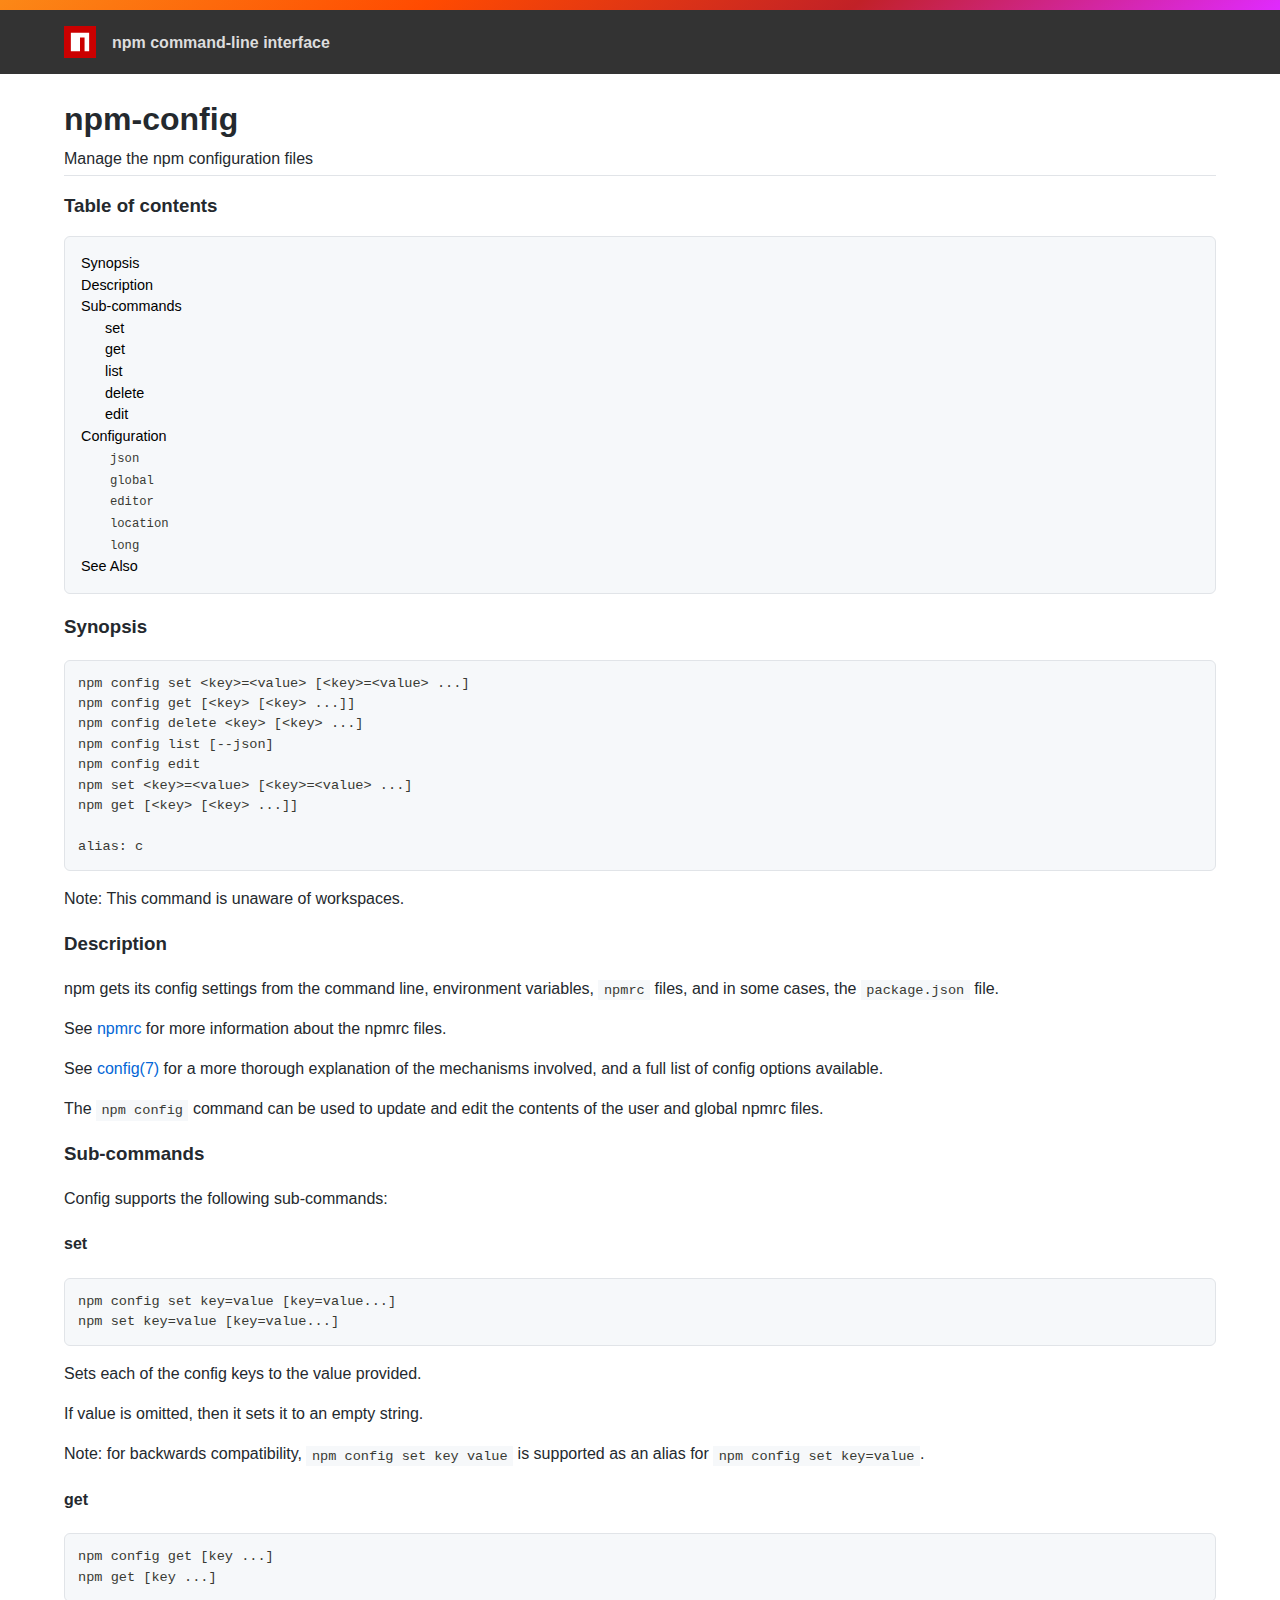
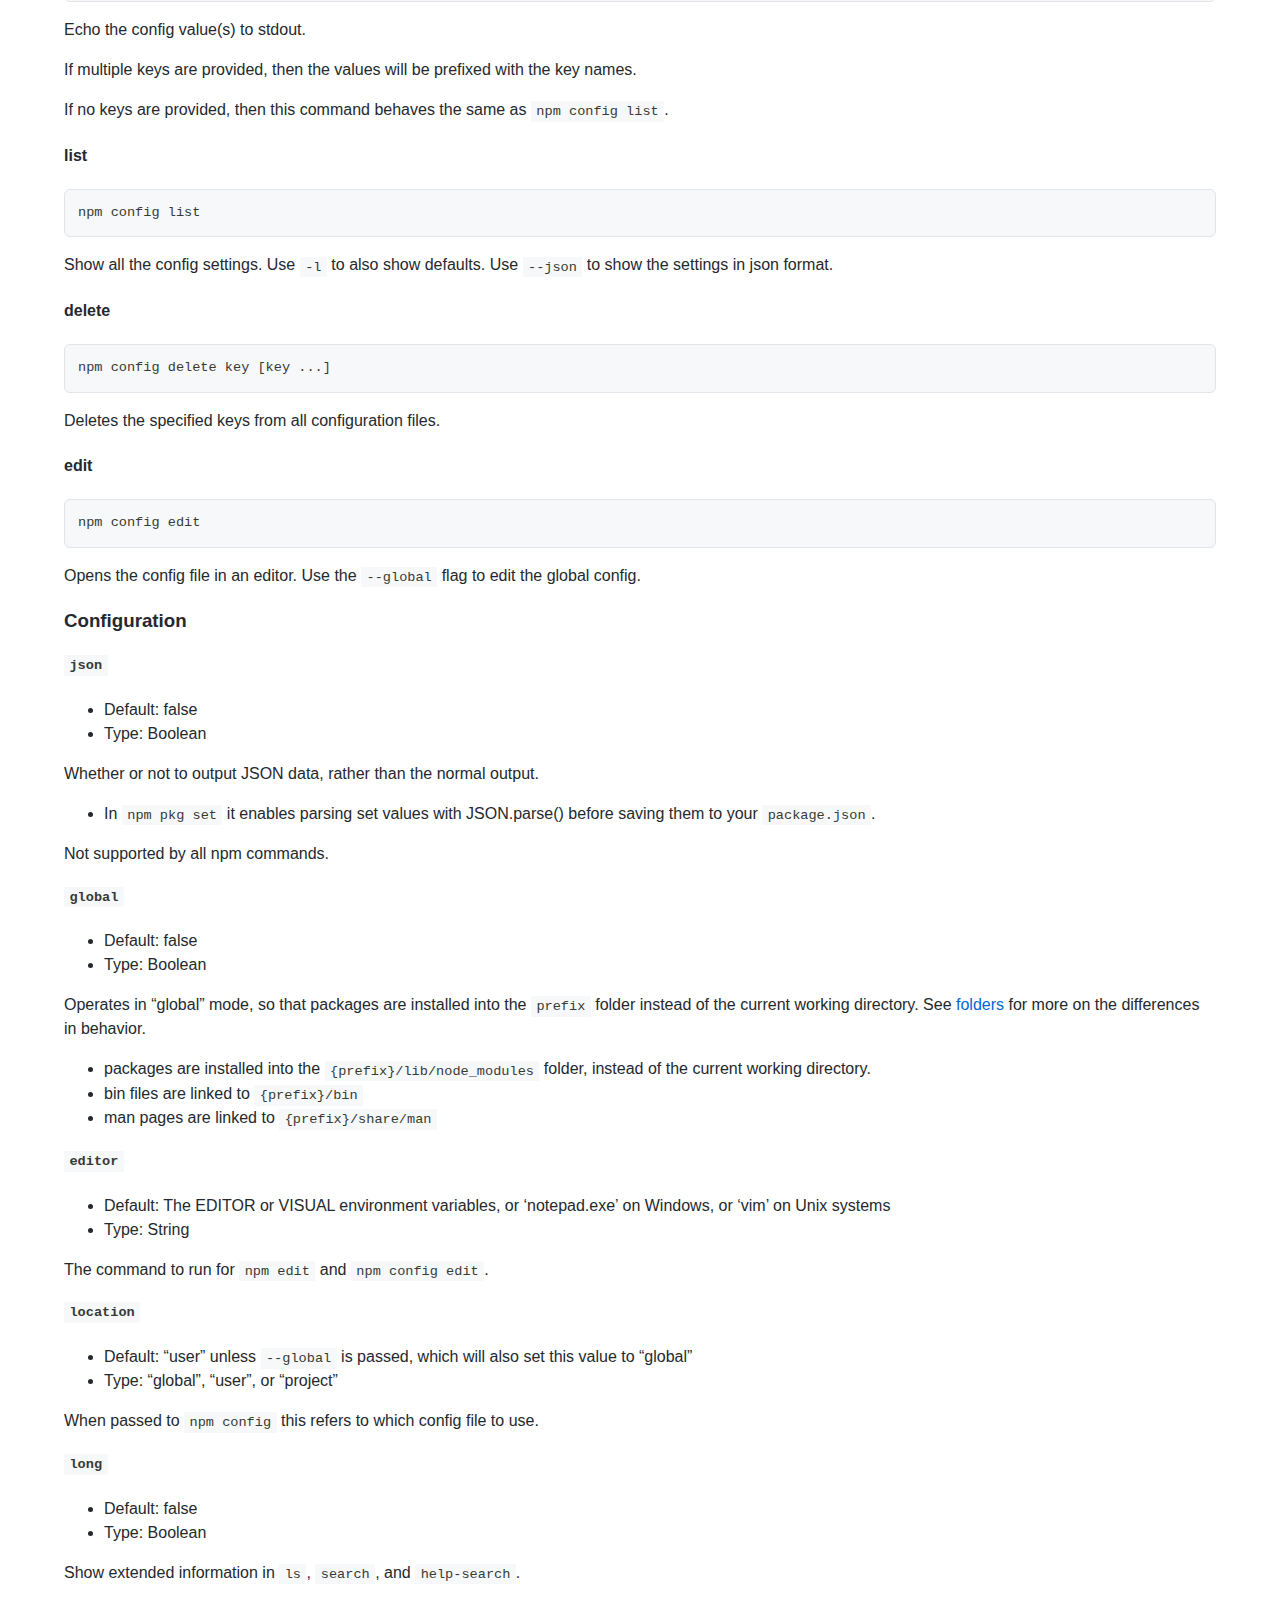
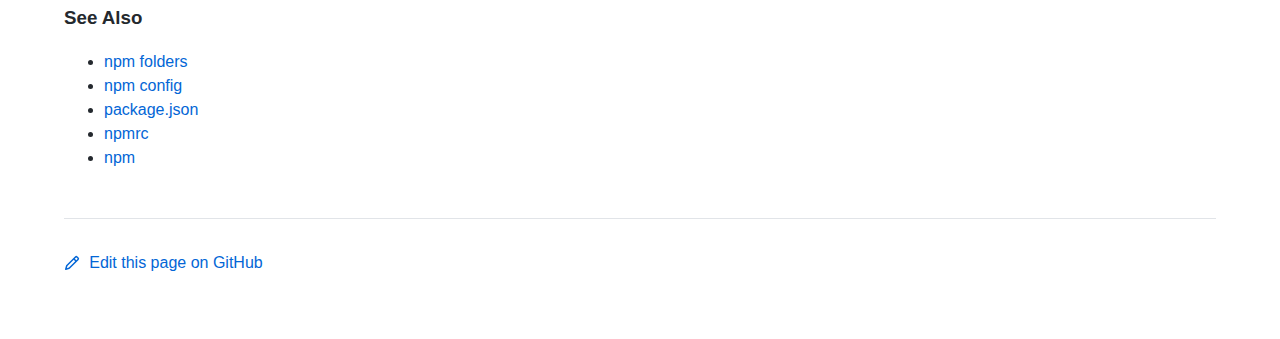
<file: .metadata/.plugins/org.eclipse.wildwebdeveloper.embedder.node/node-v16.9.0-win-x64/node_modules/npm/docs/output/commands/npm-config.html>
<html><head>
<title>npm-config</title>
<style>
body {
    background-color: #ffffff;
    color: #24292e;

    margin: 0;

    line-height: 1.5;

    font-family: -apple-system, BlinkMacSystemFont, "Segoe UI", Helvetica, Arial, sans-serif, "Apple Color Emoji", "Segoe UI Emoji";
}
#rainbar {
    height: 10px;
    background-image: linear-gradient(139deg, #fb8817, #ff4b01, #c12127, #e02aff);
}

a {
    text-decoration: none;
    color: #0366d6;
}
a:hover {
    text-decoration: underline;
}

pre {
    margin: 1em 0px;
    padding: 1em;
    border: solid 1px #e1e4e8;
    border-radius: 6px;

    display: block;
    overflow: auto;

    white-space: pre;

    background-color: #f6f8fa;
    color: #393a34;
}
code {
    font-family: SFMono-Regular, Consolas, "Liberation Mono", Menlo, Courier, monospace;
    font-size: 85%;
    padding: 0.2em 0.4em;
    background-color: #f6f8fa;
    color: #393a34;
}
pre > code {
    padding: 0;
    background-color: inherit;
    color: inherit;
}
h1, h2, h3 {
    font-weight: 600;
}

#logobar {
    background-color: #333333;
    margin: 0 auto;
    padding: 1em 4em;
}
#logobar .logo {
    float: left;
}
#logobar .title {
    font-weight: 600;
    color: #dddddd;
    float: left;
    margin: 5px 0 0 1em;
}
#logobar:after {
    content: "";
    display: block;
    clear: both;
}

#content {
    margin: 0 auto;
    padding: 0 4em;
}

#table_of_contents > h2 {
    font-size: 1.17em;
}
#table_of_contents ul:first-child {
    border: solid 1px #e1e4e8;
    border-radius: 6px;
    padding: 1em;
    background-color: #f6f8fa;
    color: #393a34;
}
#table_of_contents ul {
    list-style-type: none;
    padding-left: 1.5em;
}
#table_of_contents li {
    font-size: 0.9em;
}
#table_of_contents li a {
    color: #000000;
}

header.title {
    border-bottom: solid 1px #e1e4e8;
}
header.title > h1 {
    margin-bottom: 0.25em;
}
header.title > .description {
    display: block;
    margin-bottom: 0.5em;
    line-height: 1;
}

footer#edit {
    border-top: solid 1px #e1e4e8;
    margin: 3em 0 4em 0;
    padding-top: 2em;
}
</style>
</head>
<body>
<div id="banner">
<div id="rainbar"></div>
<div id="logobar">
<svg class="logo" role="img" height="32" width="32" viewBox="0 0 700 700">
<polygon fill="#cb0000" points="0,700 700,700 700,0 0,0"></polygon>
<polygon fill="#ffffff" points="150,550 350,550 350,250 450,250 450,550 550,550 550,150 150,150"></polygon>
</svg>
<div class="title">
npm command-line interface
</div>
</div>
</div>

<section id="content">
<header class="title">
<h1 id="npm-config">npm-config</h1>
<span class="description">Manage the npm configuration files</span>
</header>

<section id="table_of_contents">
<h2 id="table-of-contents">Table of contents</h2>
<div id="_table_of_contents"><ul><li><a href="#synopsis">Synopsis</a></li><li><a href="#description">Description</a></li><li><a href="#sub-commands">Sub-commands</a></li><ul><li><a href="#set">set</a></li><li><a href="#get">get</a></li><li><a href="#list">list</a></li><li><a href="#delete">delete</a></li><li><a href="#edit2">edit</a></li></ul><li><a href="#configuration">Configuration</a></li><ul><li><a href="#json"><code>json</code></a></li><li><a href="#global"><code>global</code></a></li><li><a href="#editor"><code>editor</code></a></li><li><a href="#location"><code>location</code></a></li><li><a href="#long"><code>long</code></a></li></ul><li><a href="#see-also">See Also</a></li></ul></div>
</section>

<div id="_content"><h3 id="synopsis">Synopsis</h3>
<pre lang="bash"><code>npm config set &lt;key&gt;=&lt;value&gt; [&lt;key&gt;=&lt;value&gt; ...]
npm config get [&lt;key&gt; [&lt;key&gt; ...]]
npm config delete &lt;key&gt; [&lt;key&gt; ...]
npm config list [--json]
npm config edit
npm set &lt;key&gt;=&lt;value&gt; [&lt;key&gt;=&lt;value&gt; ...]
npm get [&lt;key&gt; [&lt;key&gt; ...]]

alias: c
</code></pre>
<p>Note: This command is unaware of workspaces.</p>
<h3 id="description">Description</h3>
<p>npm gets its config settings from the command line, environment
variables, <code>npmrc</code> files, and in some cases, the <code>package.json</code> file.</p>
<p>See <a href="../configuring-npm/npmrc.html">npmrc</a> for more information about the npmrc
files.</p>
<p>See <a href="../using-npm/config.html">config(7)</a> for a more thorough explanation of the
mechanisms involved, and a full list of config options available.</p>
<p>The <code>npm config</code> command can be used to update and edit the contents
of the user and global npmrc files.</p>
<h3 id="sub-commands">Sub-commands</h3>
<p>Config supports the following sub-commands:</p>
<h4 id="set">set</h4>
<pre lang="bash"><code>npm config set key=value [key=value...]
npm set key=value [key=value...]
</code></pre>
<p>Sets each of the config keys to the value provided.</p>
<p>If value is omitted, then it sets it to an empty string.</p>
<p>Note: for backwards compatibility, <code>npm config set key value</code> is supported
as an alias for <code>npm config set key=value</code>.</p>
<h4 id="get">get</h4>
<pre lang="bash"><code>npm config get [key ...]
npm get [key ...]
</code></pre>
<p>Echo the config value(s) to stdout.</p>
<p>If multiple keys are provided, then the values will be prefixed with the
key names.</p>
<p>If no keys are provided, then this command behaves the same as <code>npm config list</code>.</p>
<h4 id="list">list</h4>
<pre lang="bash"><code>npm config list
</code></pre>
<p>Show all the config settings. Use <code>-l</code> to also show defaults. Use <code>--json</code>
to show the settings in json format.</p>
<h4 id="delete">delete</h4>
<pre lang="bash"><code>npm config delete key [key ...]
</code></pre>
<p>Deletes the specified keys from all configuration files.</p>
<h4 id="edit2">edit</h4>
<pre lang="bash"><code>npm config edit
</code></pre>
<p>Opens the config file in an editor.  Use the <code>--global</code> flag to edit the
global config.</p>
<h3 id="configuration">Configuration</h3>
<!-- raw HTML omitted -->
<!-- raw HTML omitted -->
<!-- raw HTML omitted -->
<h4 id="json"><code>json</code></h4>
<ul>
<li>Default: false</li>
<li>Type: Boolean</li>
</ul>
<p>Whether or not to output JSON data, rather than the normal output.</p>
<ul>
<li>In <code>npm pkg set</code> it enables parsing set values with JSON.parse() before
saving them to your <code>package.json</code>.</li>
</ul>
<p>Not supported by all npm commands.</p>
<!-- raw HTML omitted -->
<!-- raw HTML omitted -->
<h4 id="global"><code>global</code></h4>
<ul>
<li>Default: false</li>
<li>Type: Boolean</li>
</ul>
<p>Operates in “global” mode, so that packages are installed into the <code>prefix</code>
folder instead of the current working directory. See
<a href="../configuring-npm/folders.html">folders</a> for more on the differences in behavior.</p>
<ul>
<li>packages are installed into the <code>{prefix}/lib/node_modules</code> folder, instead
of the current working directory.</li>
<li>bin files are linked to <code>{prefix}/bin</code></li>
<li>man pages are linked to <code>{prefix}/share/man</code></li>
</ul>
<!-- raw HTML omitted -->
<!-- raw HTML omitted -->
<h4 id="editor"><code>editor</code></h4>
<ul>
<li>Default: The EDITOR or VISUAL environment variables, or ‘notepad.exe’ on
Windows, or ‘vim’ on Unix systems</li>
<li>Type: String</li>
</ul>
<p>The command to run for <code>npm edit</code> and <code>npm config edit</code>.</p>
<!-- raw HTML omitted -->
<!-- raw HTML omitted -->
<h4 id="location"><code>location</code></h4>
<ul>
<li>Default: “user” unless <code>--global</code> is passed, which will also set this value
to “global”</li>
<li>Type: “global”, “user”, or “project”</li>
</ul>
<p>When passed to <code>npm config</code> this refers to which config file to use.</p>
<!-- raw HTML omitted -->
<!-- raw HTML omitted -->
<h4 id="long"><code>long</code></h4>
<ul>
<li>Default: false</li>
<li>Type: Boolean</li>
</ul>
<p>Show extended information in <code>ls</code>, <code>search</code>, and <code>help-search</code>.</p>
<!-- raw HTML omitted -->
<!-- raw HTML omitted -->
<!-- raw HTML omitted -->
<h3 id="see-also">See Also</h3>
<ul>
<li><a href="../configuring-npm/folders.html">npm folders</a></li>
<li><a href="../commands/npm-config.html">npm config</a></li>
<li><a href="../configuring-npm/package-json.html">package.json</a></li>
<li><a href="../configuring-npm/npmrc.html">npmrc</a></li>
<li><a href="../commands/npm.html">npm</a></li>
</ul>
</div>

<footer id="edit">
<a href="https://github.com/npm/cli/edit/latest/docs/content/commands/npm-config.md">
<svg role="img" viewBox="0 0 16 16" width="16" height="16" fill="currentcolor" style="vertical-align: text-bottom; margin-right: 0.3em;">
<path fill-rule="evenodd" d="M11.013 1.427a1.75 1.75 0 012.474 0l1.086 1.086a1.75 1.75 0 010 2.474l-8.61 8.61c-.21.21-.47.364-.756.445l-3.251.93a.75.75 0 01-.927-.928l.929-3.25a1.75 1.75 0 01.445-.758l8.61-8.61zm1.414 1.06a.25.25 0 00-.354 0L10.811 3.75l1.439 1.44 1.263-1.263a.25.25 0 000-.354l-1.086-1.086zM11.189 6.25L9.75 4.81l-6.286 6.287a.25.25 0 00-.064.108l-.558 1.953 1.953-.558a.249.249 0 00.108-.064l6.286-6.286z"></path>
</svg>
Edit this page on GitHub
</a>
</footer>
</section>



</body></html>
</file>
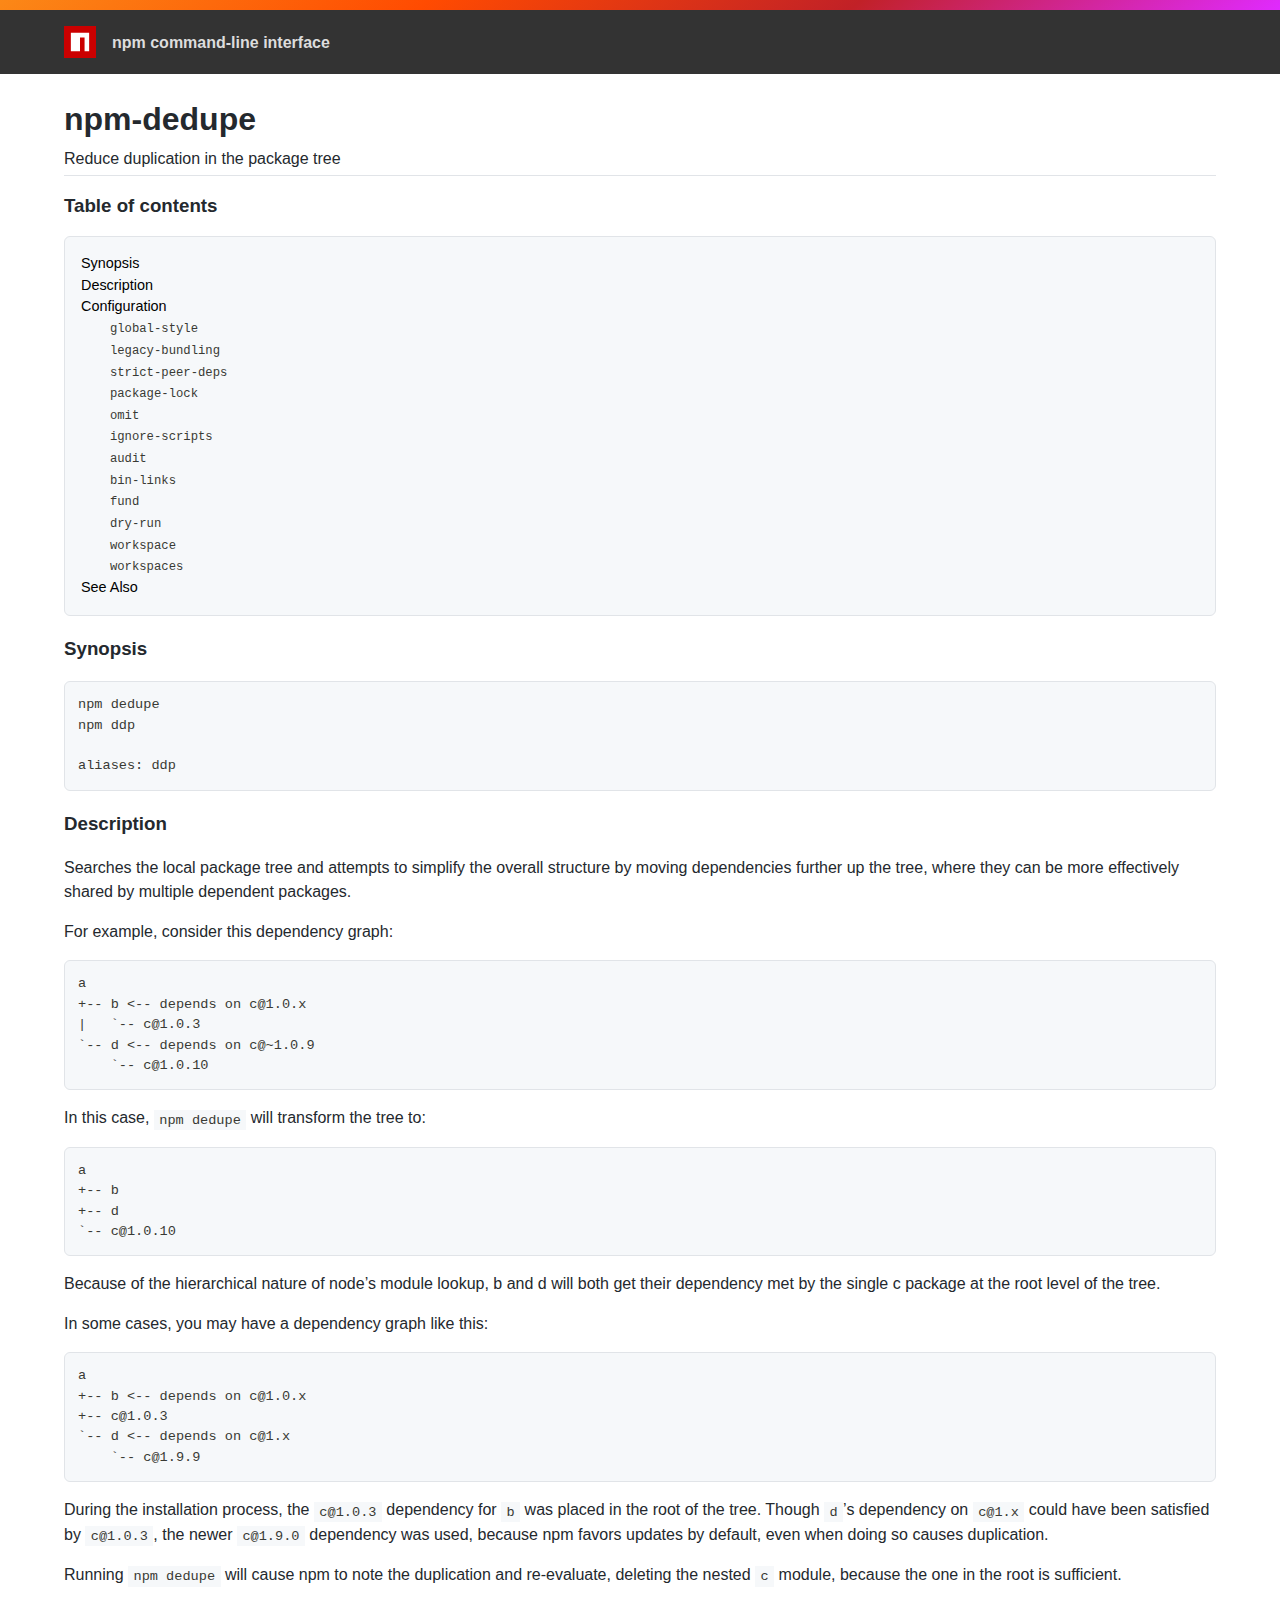
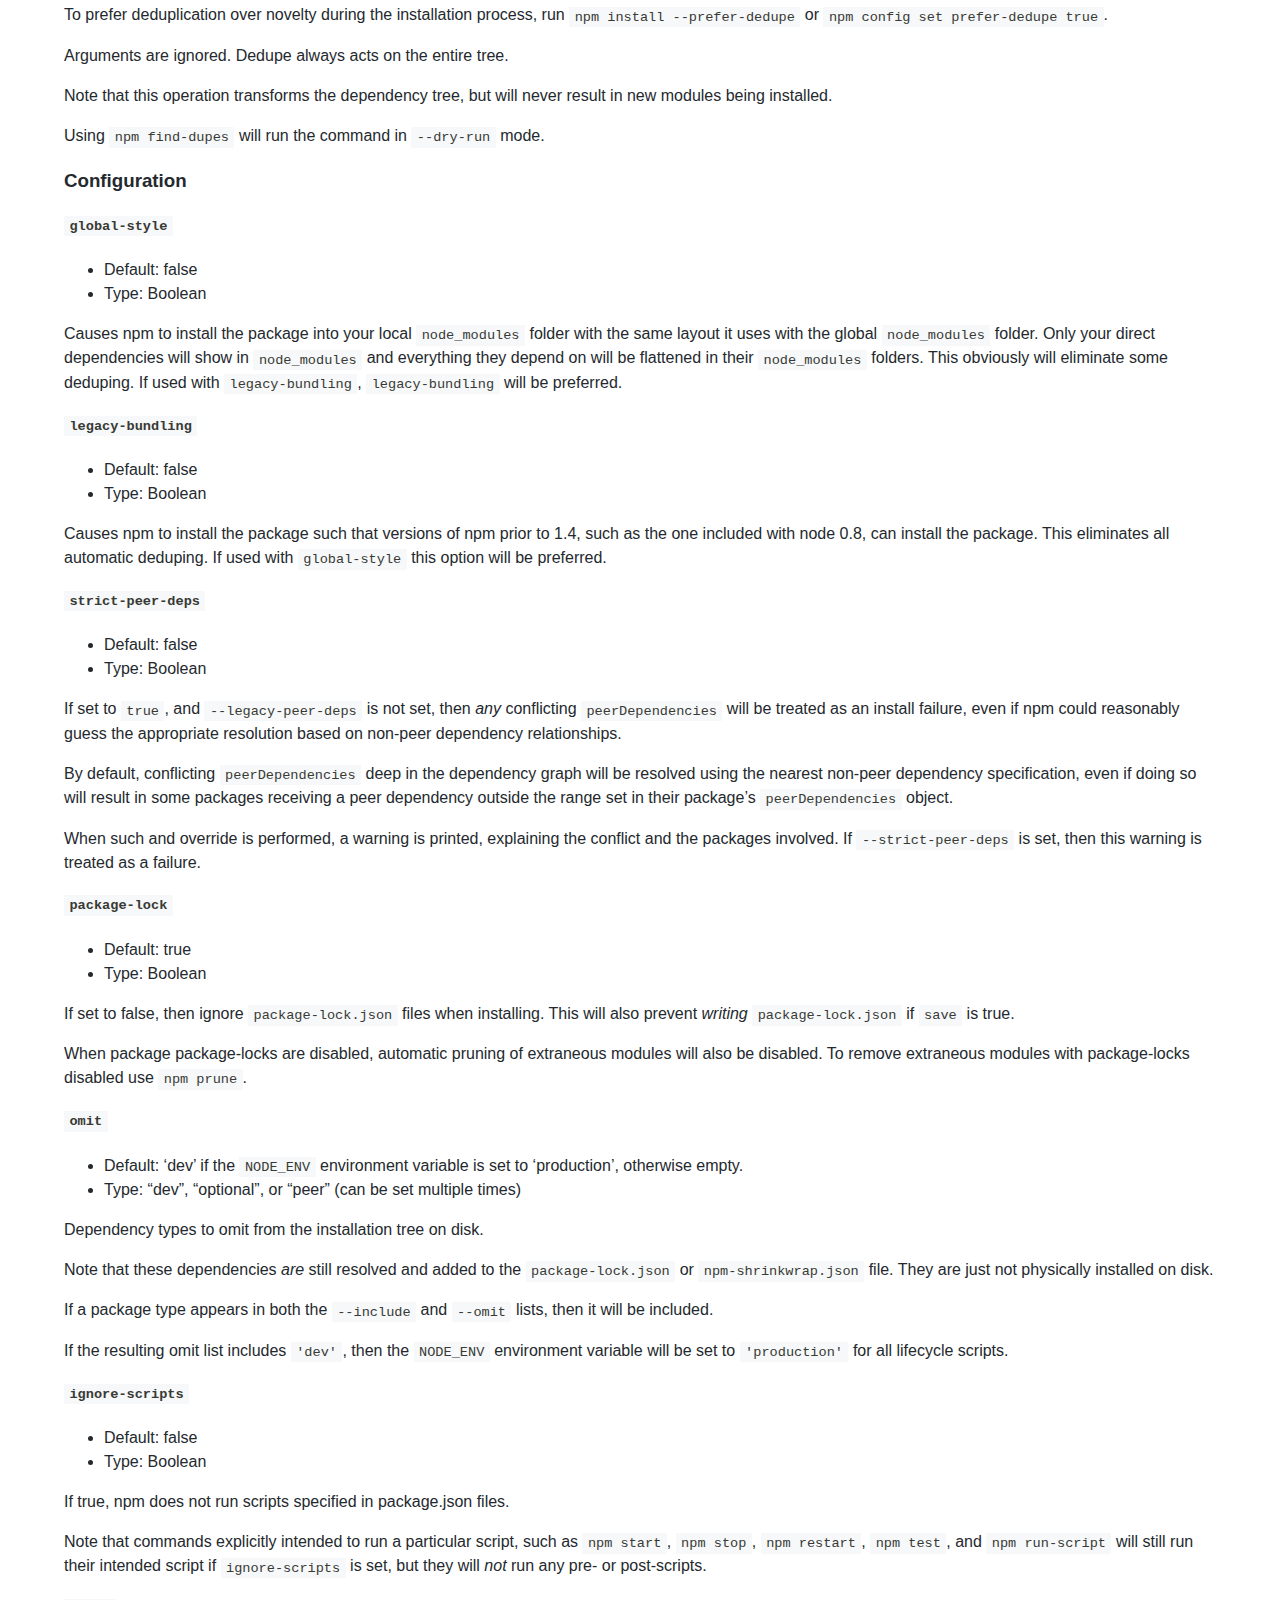
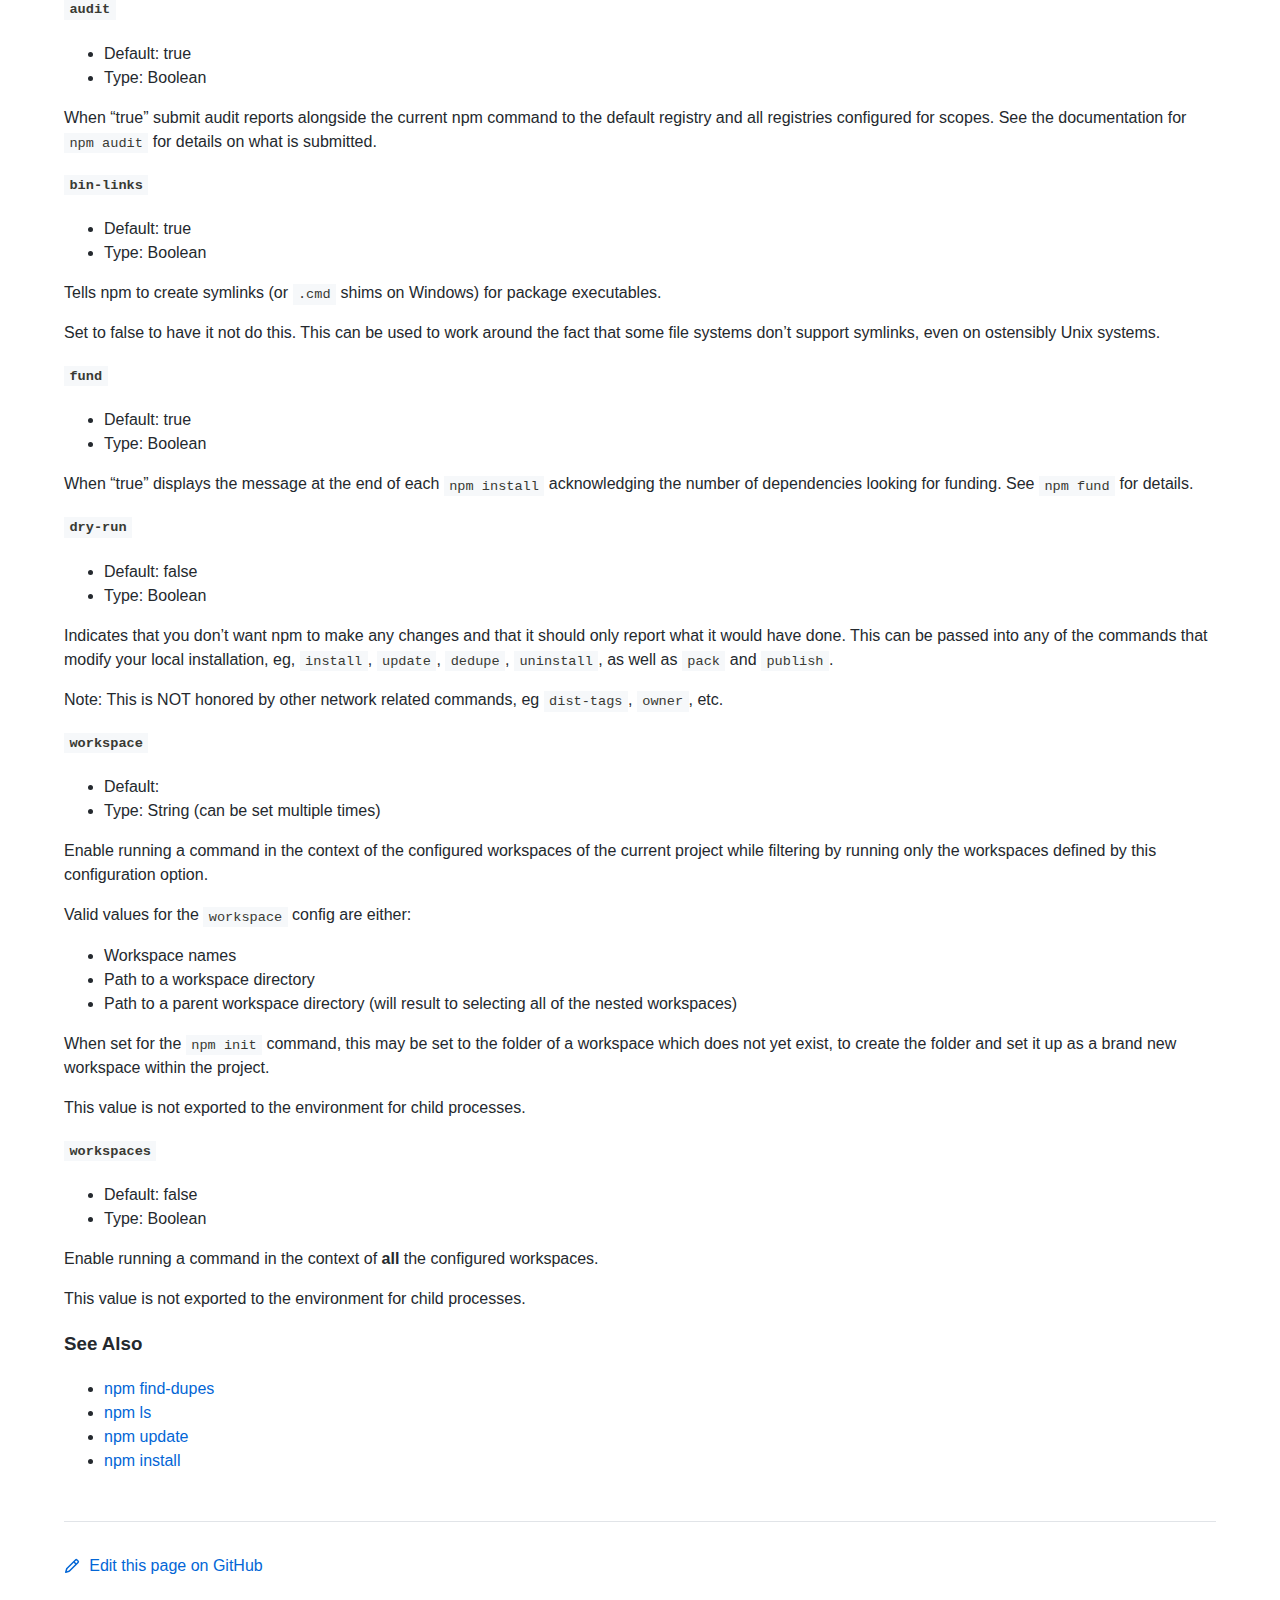
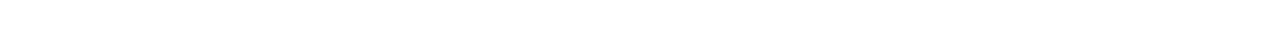
<file: .metadata/.plugins/org.eclipse.wildwebdeveloper.embedder.node/node-v16.9.0-win-x64/node_modules/npm/docs/output/commands/npm-dedupe.html>
<html><head>
<title>npm-dedupe</title>
<style>
body {
    background-color: #ffffff;
    color: #24292e;

    margin: 0;

    line-height: 1.5;

    font-family: -apple-system, BlinkMacSystemFont, "Segoe UI", Helvetica, Arial, sans-serif, "Apple Color Emoji", "Segoe UI Emoji";
}
#rainbar {
    height: 10px;
    background-image: linear-gradient(139deg, #fb8817, #ff4b01, #c12127, #e02aff);
}

a {
    text-decoration: none;
    color: #0366d6;
}
a:hover {
    text-decoration: underline;
}

pre {
    margin: 1em 0px;
    padding: 1em;
    border: solid 1px #e1e4e8;
    border-radius: 6px;

    display: block;
    overflow: auto;

    white-space: pre;

    background-color: #f6f8fa;
    color: #393a34;
}
code {
    font-family: SFMono-Regular, Consolas, "Liberation Mono", Menlo, Courier, monospace;
    font-size: 85%;
    padding: 0.2em 0.4em;
    background-color: #f6f8fa;
    color: #393a34;
}
pre > code {
    padding: 0;
    background-color: inherit;
    color: inherit;
}
h1, h2, h3 {
    font-weight: 600;
}

#logobar {
    background-color: #333333;
    margin: 0 auto;
    padding: 1em 4em;
}
#logobar .logo {
    float: left;
}
#logobar .title {
    font-weight: 600;
    color: #dddddd;
    float: left;
    margin: 5px 0 0 1em;
}
#logobar:after {
    content: "";
    display: block;
    clear: both;
}

#content {
    margin: 0 auto;
    padding: 0 4em;
}

#table_of_contents > h2 {
    font-size: 1.17em;
}
#table_of_contents ul:first-child {
    border: solid 1px #e1e4e8;
    border-radius: 6px;
    padding: 1em;
    background-color: #f6f8fa;
    color: #393a34;
}
#table_of_contents ul {
    list-style-type: none;
    padding-left: 1.5em;
}
#table_of_contents li {
    font-size: 0.9em;
}
#table_of_contents li a {
    color: #000000;
}

header.title {
    border-bottom: solid 1px #e1e4e8;
}
header.title > h1 {
    margin-bottom: 0.25em;
}
header.title > .description {
    display: block;
    margin-bottom: 0.5em;
    line-height: 1;
}

footer#edit {
    border-top: solid 1px #e1e4e8;
    margin: 3em 0 4em 0;
    padding-top: 2em;
}
</style>
</head>
<body>
<div id="banner">
<div id="rainbar"></div>
<div id="logobar">
<svg class="logo" role="img" height="32" width="32" viewBox="0 0 700 700">
<polygon fill="#cb0000" points="0,700 700,700 700,0 0,0"></polygon>
<polygon fill="#ffffff" points="150,550 350,550 350,250 450,250 450,550 550,550 550,150 150,150"></polygon>
</svg>
<div class="title">
npm command-line interface
</div>
</div>
</div>

<section id="content">
<header class="title">
<h1 id="npm-dedupe">npm-dedupe</h1>
<span class="description">Reduce duplication in the package tree</span>
</header>

<section id="table_of_contents">
<h2 id="table-of-contents">Table of contents</h2>
<div id="_table_of_contents"><ul><li><a href="#synopsis">Synopsis</a></li><li><a href="#description">Description</a></li><li><a href="#configuration">Configuration</a></li><ul><li><a href="#global-style"><code>global-style</code></a></li><li><a href="#legacy-bundling"><code>legacy-bundling</code></a></li><li><a href="#strict-peer-deps"><code>strict-peer-deps</code></a></li><li><a href="#package-lock"><code>package-lock</code></a></li><li><a href="#omit"><code>omit</code></a></li><li><a href="#ignore-scripts"><code>ignore-scripts</code></a></li><li><a href="#audit"><code>audit</code></a></li><li><a href="#bin-links"><code>bin-links</code></a></li><li><a href="#fund"><code>fund</code></a></li><li><a href="#dry-run"><code>dry-run</code></a></li><li><a href="#workspace"><code>workspace</code></a></li><li><a href="#workspaces"><code>workspaces</code></a></li></ul><li><a href="#see-also">See Also</a></li></ul></div>
</section>

<div id="_content"><h3 id="synopsis">Synopsis</h3>
<pre lang="bash"><code>npm dedupe
npm ddp

aliases: ddp
</code></pre>
<h3 id="description">Description</h3>
<p>Searches the local package tree and attempts to simplify the overall
structure by moving dependencies further up the tree, where they can
be more effectively shared by multiple dependent packages.</p>
<p>For example, consider this dependency graph:</p>
<pre><code>a
+-- b &lt;-- depends on c@1.0.x
|   `-- c@1.0.3
`-- d &lt;-- depends on c@~1.0.9
    `-- c@1.0.10
</code></pre>
<p>In this case, <code>npm dedupe</code> will transform the tree to:</p>
<pre lang="bash"><code>a
+-- b
+-- d
`-- c@1.0.10
</code></pre>
<p>Because of the hierarchical nature of node’s module lookup, b and d
will both get their dependency met by the single c package at the root
level of the tree.</p>
<p>In some cases, you may have a dependency graph like this:</p>
<pre><code>a
+-- b &lt;-- depends on c@1.0.x
+-- c@1.0.3
`-- d &lt;-- depends on c@1.x
    `-- c@1.9.9
</code></pre>
<p>During the installation process, the <code>c@1.0.3</code> dependency for <code>b</code> was
placed in the root of the tree.  Though <code>d</code>’s dependency on <code>c@1.x</code> could
have been satisfied by <code>c@1.0.3</code>, the newer <code>c@1.9.0</code> dependency was used,
because npm favors updates by default, even when doing so causes
duplication.</p>
<p>Running <code>npm dedupe</code> will cause npm to note the duplication and
re-evaluate, deleting the nested <code>c</code> module, because the one in the root is
sufficient.</p>
<p>To prefer deduplication over novelty during the installation process, run
<code>npm install --prefer-dedupe</code> or <code>npm config set prefer-dedupe true</code>.</p>
<p>Arguments are ignored. Dedupe always acts on the entire tree.</p>
<p>Note that this operation transforms the dependency tree, but will never
result in new modules being installed.</p>
<p>Using <code>npm find-dupes</code> will run the command in <code>--dry-run</code> mode.</p>
<h3 id="configuration">Configuration</h3>
<!-- raw HTML omitted -->
<!-- raw HTML omitted -->
<!-- raw HTML omitted -->
<h4 id="global-style"><code>global-style</code></h4>
<ul>
<li>Default: false</li>
<li>Type: Boolean</li>
</ul>
<p>Causes npm to install the package into your local <code>node_modules</code> folder with
the same layout it uses with the global <code>node_modules</code> folder. Only your
direct dependencies will show in <code>node_modules</code> and everything they depend
on will be flattened in their <code>node_modules</code> folders. This obviously will
eliminate some deduping. If used with <code>legacy-bundling</code>, <code>legacy-bundling</code>
will be preferred.</p>
<!-- raw HTML omitted -->
<!-- raw HTML omitted -->
<h4 id="legacy-bundling"><code>legacy-bundling</code></h4>
<ul>
<li>Default: false</li>
<li>Type: Boolean</li>
</ul>
<p>Causes npm to install the package such that versions of npm prior to 1.4,
such as the one included with node 0.8, can install the package. This
eliminates all automatic deduping. If used with <code>global-style</code> this option
will be preferred.</p>
<!-- raw HTML omitted -->
<!-- raw HTML omitted -->
<h4 id="strict-peer-deps"><code>strict-peer-deps</code></h4>
<ul>
<li>Default: false</li>
<li>Type: Boolean</li>
</ul>
<p>If set to <code>true</code>, and <code>--legacy-peer-deps</code> is not set, then <em>any</em>
conflicting <code>peerDependencies</code> will be treated as an install failure, even
if npm could reasonably guess the appropriate resolution based on non-peer
dependency relationships.</p>
<p>By default, conflicting <code>peerDependencies</code> deep in the dependency graph will
be resolved using the nearest non-peer dependency specification, even if
doing so will result in some packages receiving a peer dependency outside
the range set in their package’s <code>peerDependencies</code> object.</p>
<p>When such and override is performed, a warning is printed, explaining the
conflict and the packages involved. If <code>--strict-peer-deps</code> is set, then
this warning is treated as a failure.</p>
<!-- raw HTML omitted -->
<!-- raw HTML omitted -->
<h4 id="package-lock"><code>package-lock</code></h4>
<ul>
<li>Default: true</li>
<li>Type: Boolean</li>
</ul>
<p>If set to false, then ignore <code>package-lock.json</code> files when installing. This
will also prevent <em>writing</em> <code>package-lock.json</code> if <code>save</code> is true.</p>
<p>When package package-locks are disabled, automatic pruning of extraneous
modules will also be disabled. To remove extraneous modules with
package-locks disabled use <code>npm prune</code>.</p>
<!-- raw HTML omitted -->
<!-- raw HTML omitted -->
<h4 id="omit"><code>omit</code></h4>
<ul>
<li>Default: ‘dev’ if the <code>NODE_ENV</code> environment variable is set to
‘production’, otherwise empty.</li>
<li>Type: “dev”, “optional”, or “peer” (can be set multiple times)</li>
</ul>
<p>Dependency types to omit from the installation tree on disk.</p>
<p>Note that these dependencies <em>are</em> still resolved and added to the
<code>package-lock.json</code> or <code>npm-shrinkwrap.json</code> file. They are just not
physically installed on disk.</p>
<p>If a package type appears in both the <code>--include</code> and <code>--omit</code> lists, then
it will be included.</p>
<p>If the resulting omit list includes <code>'dev'</code>, then the <code>NODE_ENV</code> environment
variable will be set to <code>'production'</code> for all lifecycle scripts.</p>
<!-- raw HTML omitted -->
<!-- raw HTML omitted -->
<h4 id="ignore-scripts"><code>ignore-scripts</code></h4>
<ul>
<li>Default: false</li>
<li>Type: Boolean</li>
</ul>
<p>If true, npm does not run scripts specified in package.json files.</p>
<p>Note that commands explicitly intended to run a particular script, such as
<code>npm start</code>, <code>npm stop</code>, <code>npm restart</code>, <code>npm test</code>, and <code>npm run-script</code>
will still run their intended script if <code>ignore-scripts</code> is set, but they
will <em>not</em> run any pre- or post-scripts.</p>
<!-- raw HTML omitted -->
<!-- raw HTML omitted -->
<h4 id="audit"><code>audit</code></h4>
<ul>
<li>Default: true</li>
<li>Type: Boolean</li>
</ul>
<p>When “true” submit audit reports alongside the current npm command to the
default registry and all registries configured for scopes. See the
documentation for <a href="../commands/npm-audit.html"><code>npm audit</code></a> for details on what is
submitted.</p>
<!-- raw HTML omitted -->
<!-- raw HTML omitted -->
<h4 id="bin-links"><code>bin-links</code></h4>
<ul>
<li>Default: true</li>
<li>Type: Boolean</li>
</ul>
<p>Tells npm to create symlinks (or <code>.cmd</code> shims on Windows) for package
executables.</p>
<p>Set to false to have it not do this. This can be used to work around the
fact that some file systems don’t support symlinks, even on ostensibly Unix
systems.</p>
<!-- raw HTML omitted -->
<!-- raw HTML omitted -->
<h4 id="fund"><code>fund</code></h4>
<ul>
<li>Default: true</li>
<li>Type: Boolean</li>
</ul>
<p>When “true” displays the message at the end of each <code>npm install</code>
acknowledging the number of dependencies looking for funding. See <a href="../commands/npm-fund.html"><code>npm fund</code></a> for details.</p>
<!-- raw HTML omitted -->
<!-- raw HTML omitted -->
<h4 id="dry-run"><code>dry-run</code></h4>
<ul>
<li>Default: false</li>
<li>Type: Boolean</li>
</ul>
<p>Indicates that you don’t want npm to make any changes and that it should
only report what it would have done. This can be passed into any of the
commands that modify your local installation, eg, <code>install</code>, <code>update</code>,
<code>dedupe</code>, <code>uninstall</code>, as well as <code>pack</code> and <code>publish</code>.</p>
<p>Note: This is NOT honored by other network related commands, eg <code>dist-tags</code>,
<code>owner</code>, etc.</p>
<!-- raw HTML omitted -->
<!-- raw HTML omitted -->
<h4 id="workspace"><code>workspace</code></h4>
<ul>
<li>Default:</li>
<li>Type: String (can be set multiple times)</li>
</ul>
<p>Enable running a command in the context of the configured workspaces of the
current project while filtering by running only the workspaces defined by
this configuration option.</p>
<p>Valid values for the <code>workspace</code> config are either:</p>
<ul>
<li>Workspace names</li>
<li>Path to a workspace directory</li>
<li>Path to a parent workspace directory (will result to selecting all of the
nested workspaces)</li>
</ul>
<p>When set for the <code>npm init</code> command, this may be set to the folder of a
workspace which does not yet exist, to create the folder and set it up as a
brand new workspace within the project.</p>
<p>This value is not exported to the environment for child processes.</p>
<!-- raw HTML omitted -->
<!-- raw HTML omitted -->
<h4 id="workspaces"><code>workspaces</code></h4>
<ul>
<li>Default: false</li>
<li>Type: Boolean</li>
</ul>
<p>Enable running a command in the context of <strong>all</strong> the configured
workspaces.</p>
<p>This value is not exported to the environment for child processes.</p>
<!-- raw HTML omitted -->
<!-- raw HTML omitted -->
<!-- raw HTML omitted -->
<h3 id="see-also">See Also</h3>
<ul>
<li><a href="../commands/npm-find-dupes.html">npm find-dupes</a></li>
<li><a href="../commands/npm-ls.html">npm ls</a></li>
<li><a href="../commands/npm-update.html">npm update</a></li>
<li><a href="../commands/npm-install.html">npm install</a></li>
</ul>
</div>

<footer id="edit">
<a href="https://github.com/npm/cli/edit/latest/docs/content/commands/npm-dedupe.md">
<svg role="img" viewBox="0 0 16 16" width="16" height="16" fill="currentcolor" style="vertical-align: text-bottom; margin-right: 0.3em;">
<path fill-rule="evenodd" d="M11.013 1.427a1.75 1.75 0 012.474 0l1.086 1.086a1.75 1.75 0 010 2.474l-8.61 8.61c-.21.21-.47.364-.756.445l-3.251.93a.75.75 0 01-.927-.928l.929-3.25a1.75 1.75 0 01.445-.758l8.61-8.61zm1.414 1.06a.25.25 0 00-.354 0L10.811 3.75l1.439 1.44 1.263-1.263a.25.25 0 000-.354l-1.086-1.086zM11.189 6.25L9.75 4.81l-6.286 6.287a.25.25 0 00-.064.108l-.558 1.953 1.953-.558a.249.249 0 00.108-.064l6.286-6.286z"></path>
</svg>
Edit this page on GitHub
</a>
</footer>
</section>



</body></html>
</file>
<file: maguigle/src/main/resources/static/style.css>
body{
    font-family: 'Roboto', sans-serif;
}


#main{
    width: 500px; 
    margin: auto;
    text-align: center;
}        


#main-resultados{
    margin: auto;
}      

#logo{
    width:300px;
    padding-top: 30px;
}

#logo-resultados{
    width:110px;
    position: absolute;
    left: 30px;
    top: 46px;
}

.buscador{ 
    width: 100%;
    margin: 20px 0px;
    height: 33px;
    border-radius: 25px;
    border-color: #CCC;
    padding-left: 15px;
}

input {
  width: 100%;
  margin: 20px 0px;
  height: 33px;
  border-radius: 25px;
  border-color: #CCC;
  padding-left: 15px;
}

#buscador-resultados{ 
    width: 500px;
    margin: 20px 0px;
    margin-left: 154px;
    height: 33px;
    border-radius: 25px;
    border-color: #CCC;
    padding-left: 15px;
}

button{
    padding: 7px 15px;
}


#resultados{
    max-width: 600px;
    margin-left: 159px;
    padding-bottom: 30px;
}

.resultado h3{
    color: #0272d3;
    margin-bottom: 4px;
    
}

.total-resultados{
    font-size: 13px;
}

.footer{
	font-size: 15px;
	text-align: center;
}
</file>
<file: .metadata/.plugins/org.eclipse.wildwebdeveloper.embedder.node/node-v16.9.0-win-x64/node_modules/npm/node_modules/unique-filename/coverage/prettify.css>
.pln{color:#000}@media screen{.str{color:#080}.kwd{color:#008}.com{color:#800}.typ{color:#606}.lit{color:#066}.pun,.opn,.clo{color:#660}.tag{color:#008}.atn{color:#606}.atv{color:#080}.dec,.var{color:#606}.fun{color:red}}@media print,projection{.str{color:#060}.kwd{color:#006;font-weight:bold}.com{color:#600;font-style:italic}.typ{color:#404;font-weight:bold}.lit{color:#044}.pun,.opn,.clo{color:#440}.tag{color:#006;font-weight:bold}.atn{color:#404}.atv{color:#060}}pre.prettyprint{padding:2px;border:1px solid #888}ol.linenums{margin-top:0;margin-bottom:0}li.L0,li.L1,li.L2,li.L3,li.L5,li.L6,li.L7,li.L8{list-style-type:none}li.L1,li.L3,li.L5,li.L7,li.L9{background:#eee}
</file>
<file: .metadata/.plugins/org.eclipse.wildwebdeveloper.embedder.node/node-v16.9.0-win-x64/node_modules/npm/node_modules/unique-filename/coverage/base.css>
body, html {
    margin:0; padding: 0;
}
body {
    font-family: Helvetica Neue, Helvetica,Arial;
    font-size: 10pt;
}
div.header, div.footer {
    background: #eee;
    padding: 1em;
}
div.header {
    z-index: 100;
    position: fixed;
    top: 0;
    border-bottom: 1px solid #666;
    width: 100%;
}
div.footer {
    border-top: 1px solid #666;
}
div.body {
    margin-top: 10em;
}
div.meta {
    font-size: 90%;
    text-align: center;
}
h1, h2, h3 {
    font-weight: normal;
}
h1 {
    font-size: 12pt;
}
h2 {
    font-size: 10pt;
}
pre {
    font-family: Consolas, Menlo, Monaco, monospace;
    margin: 0;
    padding: 0;
    line-height: 1.3;
    font-size: 14px;
    -moz-tab-size: 2;
    -o-tab-size:  2;
    tab-size: 2;
}

div.path { font-size: 110%; }
div.path a:link, div.path a:visited { color: #000; }
table.coverage { border-collapse: collapse; margin:0; padding: 0 }

table.coverage td {
    margin: 0;
    padding: 0;
    color: #111;
    vertical-align: top;
}
table.coverage td.line-count {
    width: 50px;
    text-align: right;
    padding-right: 5px;
}
table.coverage td.line-coverage {
    color: #777 !important;
    text-align: right;
    border-left: 1px solid #666;
    border-right: 1px solid #666;
}

table.coverage td.text {
}

table.coverage td span.cline-any {
    display: inline-block;
    padding: 0 5px;
    width: 40px;
}
table.coverage td span.cline-neutral {
    background: #eee;
}
table.coverage td span.cline-yes {
    background: #b5d592;
    color: #999;
}
table.coverage td span.cline-no {
    background: #fc8c84;
}

.cstat-yes { color: #111; }
.cstat-no { background: #fc8c84; color: #111; }
.fstat-no { background: #ffc520; color: #111 !important; }
.cbranch-no { background:  yellow !important; color: #111; }

.cstat-skip { background: #ddd; color: #111; }
.fstat-skip { background: #ddd; color: #111 !important; }
.cbranch-skip { background: #ddd !important; color: #111; }

.missing-if-branch {
    display: inline-block;
    margin-right: 10px;
    position: relative;
    padding: 0 4px;
    background: black;
    color: yellow;
}

.skip-if-branch {
    display: none;
    margin-right: 10px;
    position: relative;
    padding: 0 4px;
    background: #ccc;
    color: white;
}

.missing-if-branch .typ, .skip-if-branch .typ {
    color: inherit !important;
}

.entity, .metric { font-weight: bold; }
.metric { display: inline-block; border: 1px solid #333; padding: 0.3em; background: white; }
.metric small { font-size: 80%; font-weight: normal; color: #666; }

div.coverage-summary table { border-collapse: collapse; margin: 3em; font-size: 110%; }
div.coverage-summary td, div.coverage-summary table  th { margin: 0; padding: 0.25em 1em; border-top: 1px solid #666; border-bottom: 1px solid #666; }
div.coverage-summary th { text-align: left; border: 1px solid #666; background: #eee; font-weight: normal; }
div.coverage-summary th.file { border-right: none !important; }
div.coverage-summary th.pic { border-left: none !important; text-align: right; }
div.coverage-summary th.pct { border-right: none !important; }
div.coverage-summary th.abs { border-left: none !important; text-align: right; }
div.coverage-summary td.pct { text-align: right; border-left: 1px solid #666; }
div.coverage-summary td.abs { text-align: right; font-size: 90%; color: #444; border-right: 1px solid #666; }
div.coverage-summary td.file { border-left: 1px solid #666; white-space: nowrap;  }
div.coverage-summary td.pic { min-width: 120px !important;  }
div.coverage-summary a:link { text-decoration: none; color: #000; }
div.coverage-summary a:visited { text-decoration: none; color: #777; }
div.coverage-summary a:hover { text-decoration: underline; }
div.coverage-summary tfoot td { border-top: 1px solid #666; }

div.coverage-summary .sorter {
    height: 10px;
    width: 7px;
    display: inline-block;
    margin-left: 0.5em;
    background: url(sort-arrow-sprite.png) no-repeat scroll 0 0 transparent;
}
div.coverage-summary .sorted .sorter {
    background-position: 0 -20px;
}
div.coverage-summary .sorted-desc .sorter {
    background-position: 0 -10px;
}

.high { background: #b5d592 !important; }
.medium { background: #ffe87c !important; }
.low { background: #fc8c84 !important; }

span.cover-fill, span.cover-empty {
    display:inline-block;
    border:1px solid #444;
    background: white;
    height: 12px;
}
span.cover-fill {
    background: #ccc;
    border-right: 1px solid #444;
}
span.cover-empty {
    background: white;
    border-left: none;
}
span.cover-full {
    border-right: none !important;
}
pre.prettyprint {
    border: none !important;
    padding: 0 !important;
    margin: 0 !important;
}
.com { color: #999 !important; }
.ignore-none { color: #999; font-weight: normal; }
</file>
